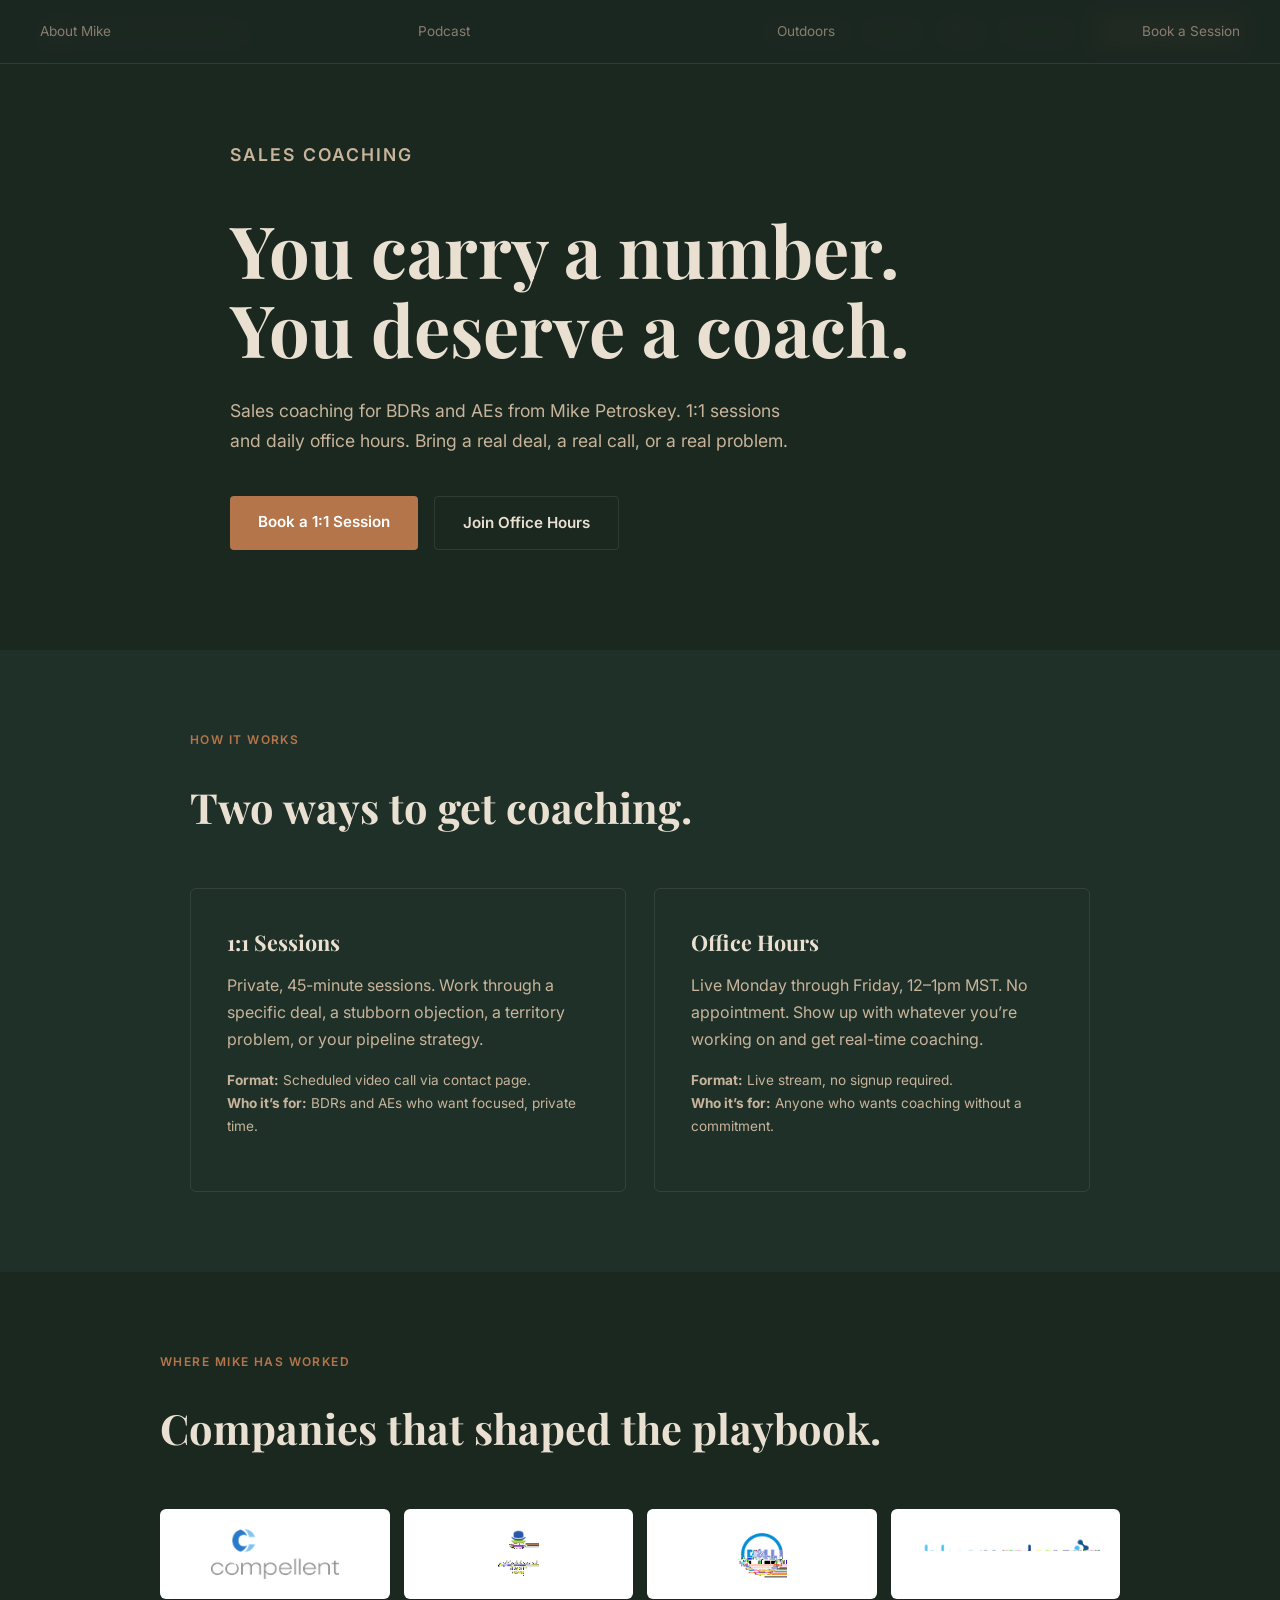
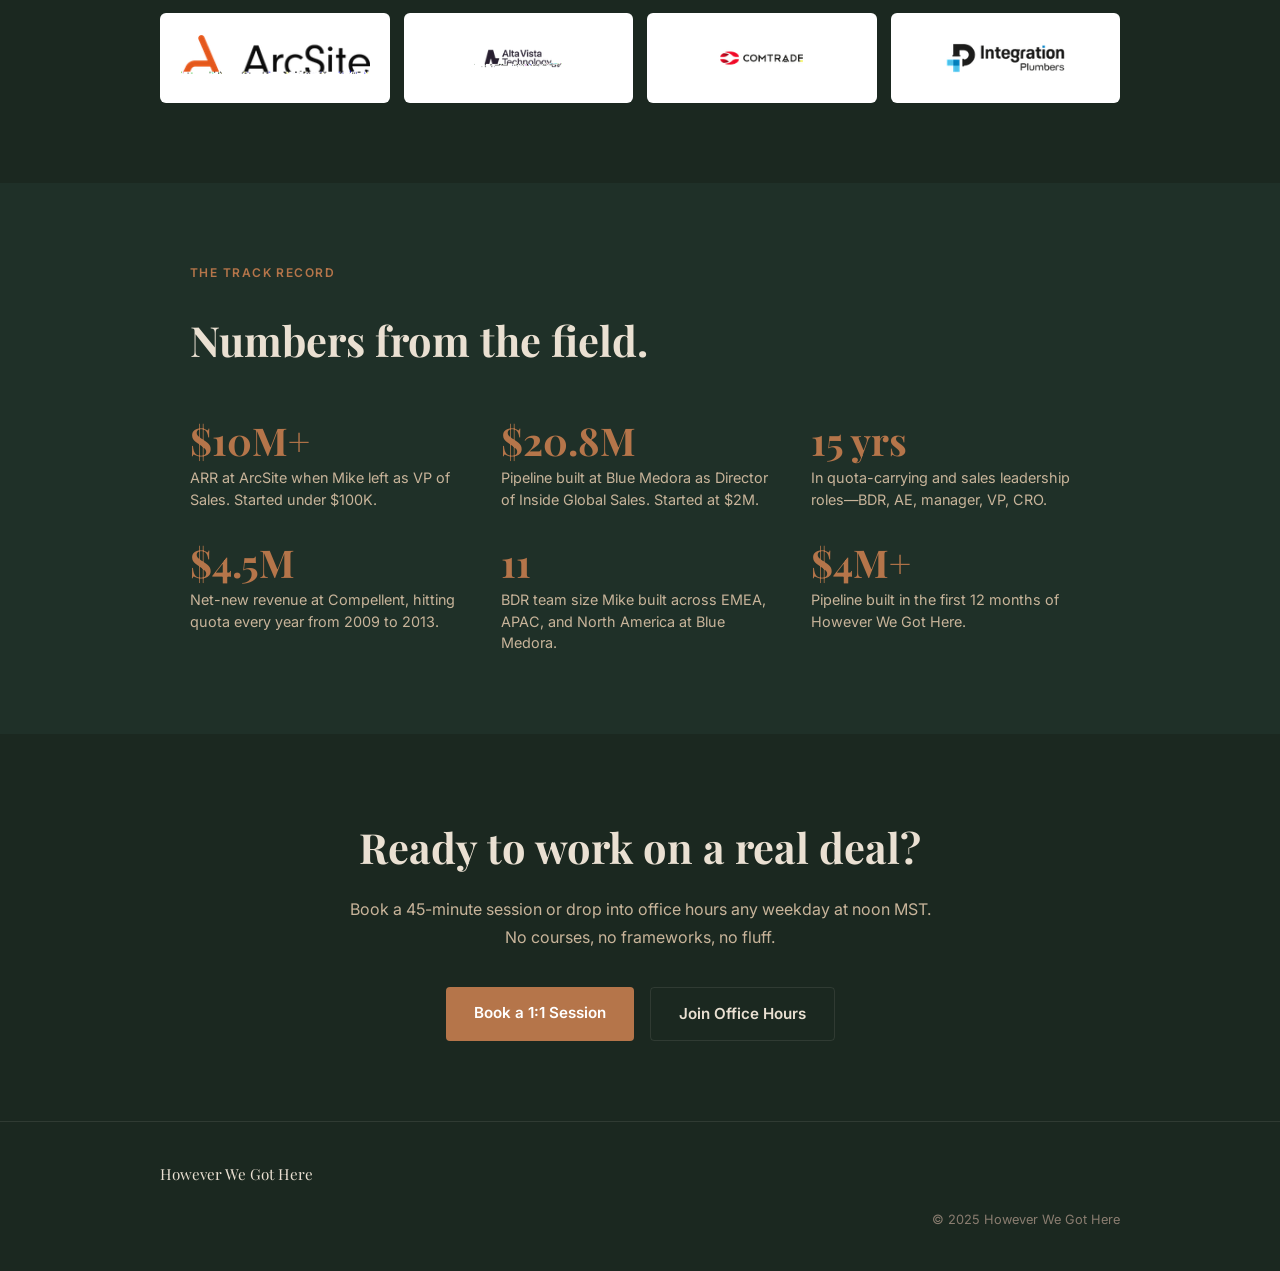
<file: hwgt-website/index.html>
<!DOCTYPE html>
<html lang="en">
<head>
  <meta charset="UTF-8">
  <meta name="viewport" content="width=device-width, initial-scale=1.0">
  <title>However We Got Here | Sales Coaching for BDRs and AEs</title>
  <link rel="icon" href="images/favicon.png">
  <link rel="preconnect" href="https://fonts.googleapis.com">
  <link rel="preconnect" href="https://fonts.gstatic.com" crossorigin>
  <link href="https://fonts.googleapis.com/css2?family=Inter:wght@400;500;600&family=Playfair+Display:ital,wght@0,700;1,400&display=swap" rel="stylesheet">
  <style>
    *, *::before, *::after { box-sizing: border-box; margin: 0; padding: 0; }
    :root {
      --bg: #1B2820; --bg-alt: #1F3028;
      --gold: #B5754A; --gold-light: #CC9168;
      --cream: #EAE0D2; --cream-dark: #C8B49A; --muted: #8A7D70;
      --border: rgba(234,224,210,0.1);
    }
    html { scroll-behavior: smooth; }
    body { background: var(--bg); color: var(--cream-dark); font-family: 'Inter', sans-serif; font-size: 16px; line-height: 1.6; }

    nav { position: fixed; top: 0; left: 0; right: 0; z-index: 100; display: flex; align-items: center; justify-content: space-between; padding: 0 40px; height: 64px; background: rgba(27,40,32,0.97); backdrop-filter: blur(8px); border-bottom: 1px solid var(--border); }
    .nav-logo { display: flex; align-items: center; gap: 10px; text-decoration: none; }
    .nav-logo img { height: 34px; width: auto; }
    .nav-logo span { font-family: 'Playfair Display', serif; font-size: 1rem; color: var(--cream); white-space: nowrap; }
    .nav-links { display: flex; align-items: center; gap: 32px; list-style: none; }
    .nav-links a { color: var(--cream-dark); text-decoration: none; font-size: 0.9rem; font-weight: 500; transition: color 0.2s; }
    .nav-links a:hover { color: var(--cream); }
    .nav-links .cta { background: var(--gold); color: #fff !important; padding: 8px 18px; border-radius: 4px; font-weight: 600; }
    .nav-links .cta:hover { background: var(--gold-light); }
    .nav-toggle { display: none; background: none; border: none; color: var(--cream); font-size: 1.4rem; cursor: pointer; line-height: 1; }
    @media(max-width:768px){nav{padding:0 20px;} .nav-links{display:none;position:absolute;top:64px;left:0;right:0;background:var(--bg);flex-direction:column;gap:0;padding:16px 0;border-bottom:1px solid var(--border);} .nav-links.open{display:flex;} .nav-links li{width:100%;} .nav-links a{display:block;padding:12px 24px;} .nav-links .cta{margin:8px 24px;border-radius:4px;display:inline-block;} .nav-toggle{display:block;}}

    .hero { padding: 140px 40px 100px; max-width: 900px; margin: 0 auto; }
    .label { font-size: 0.75rem; font-weight: 600; letter-spacing: 0.12em; text-transform: uppercase; color: var(--gold); margin-bottom: 24px; }
    h1 { font-family: 'Playfair Display', serif; font-size: clamp(2.8rem,6vw,4.5rem); color: var(--cream); line-height: 1.1; margin-bottom: 28px; }
    .hero p { font-size: 1.1rem; max-width: 560px; color: var(--cream-dark); margin-bottom: 40px; line-height: 1.7; }
    .btn-row { display: flex; gap: 16px; flex-wrap: wrap; }
    .btn-gold { background: var(--gold); color: #fff; padding: 14px 28px; border-radius: 4px; text-decoration: none; font-weight: 600; font-size: 0.95rem; transition: background 0.2s; }
    .btn-gold:hover { background: var(--gold-light); }
    .btn-outline { background: transparent; color: var(--cream); padding: 14px 28px; border-radius: 4px; text-decoration: none; font-weight: 600; font-size: 0.95rem; border: 1px solid var(--border); transition: border-color 0.2s; }
    .btn-outline:hover { border-color: var(--cream-dark); }

    .formats { background: var(--bg-alt); padding: 80px 40px; }
    .formats-inner { max-width: 900px; margin: 0 auto; }
    h2 { font-family: 'Playfair Display', serif; font-size: clamp(1.8rem,4vw,2.6rem); color: var(--cream); margin-bottom: 48px; }
    .card-grid { display: grid; grid-template-columns: 1fr 1fr; gap: 28px; }
    .card { border: 1px solid var(--border); border-radius: 6px; padding: 36px; }
    .card h3 { font-family: 'Playfair Display', serif; font-size: 1.35rem; color: var(--cream); margin-bottom: 12px; }
    .card p { color: var(--cream-dark); line-height: 1.7; margin-bottom: 16px; }
    .card-meta { font-size: 0.85rem; color: var(--muted); line-height: 1.6; }
    .card-meta strong { color: var(--cream-dark); }
    @media(max-width:640px){.card-grid{grid-template-columns:1fr;}}

    .companies { padding: 80px 40px; }
    .companies-inner { max-width: 960px; margin: 0 auto; }
    .logo-grid { display: grid; grid-template-columns: repeat(4,1fr); gap: 14px; }
    .logo-card { background: #fff; border-radius: 6px; display: flex; align-items: center; justify-content: center; padding: 20px; min-height: 88px; }
    .logo-card img { max-height: 50px; max-width: 100%; width: auto; object-fit: contain; }
    @media(max-width:768px){.logo-grid{grid-template-columns:repeat(2,1fr);}}

    .numbers { background: var(--bg-alt); padding: 80px 40px; }
    .numbers-inner { max-width: 900px; margin: 0 auto; }
    .stat-grid { display: grid; grid-template-columns: repeat(3,1fr); gap: 32px; }
    .stat h3 { font-family: 'Playfair Display', serif; font-size: 2.4rem; color: var(--gold); line-height: 1; margin-bottom: 8px; }
    .stat p { font-size: 0.9rem; color: var(--cream-dark); line-height: 1.5; }
    @media(max-width:640px){.stat-grid{grid-template-columns:1fr 1fr;}}

    .cta-band { padding: 80px 40px; text-align: center; }
    .cta-band-inner { max-width: 600px; margin: 0 auto; }
    .cta-band h2 { margin-bottom: 16px; }
    .cta-band p { color: var(--cream-dark); margin-bottom: 36px; line-height: 1.7; }

    footer { border-top: 1px solid var(--border); padding: 40px; }
    .footer-inner { max-width: 960px; margin: 0 auto; display: flex; justify-content: space-between; align-items: center; gap: 24px; flex-wrap: wrap; }
    .footer-logo { font-family: 'Playfair Display', serif; color: var(--cream); font-size: 0.95rem; }
    .footer-links { display: flex; gap: 24px; flex-wrap: wrap; }
    .footer-links a { color: var(--muted); text-decoration: none; font-size: 0.85rem; transition: color 0.2s; }
    .footer-links a:hover { color: var(--cream-dark); }
    .footer-copy { color: var(--muted); font-size: 0.8rem; width: 100%; text-align: right; }
    @media(max-width:600px){.footer-inner{flex-direction:column;align-items:flex-start;} .footer-copy{text-align:left;}}
  </style>
</head>
<body>

<nav id="site-nav">
  <a href="/" class="nav-logo">
    <img src="images/rso.png" alt="HWGT">
    <span>However We Got Here</span>
  </a>
  <ul class="nav-links" id="nav-links">
    <li><a href="/">Coaching</a></li>
    <li><a href="/about/">About</a></li>
    <li><a href="/why/">Why</a></li>
    <li><a href="/podcast/">Podcast</a></li>
    <li><a href="/contact/" class="cta">Book a Session</a></li>
  </ul>
  <button class="nav-toggle" id="nav-toggle" aria-label="Toggle menu">&#9776;</button>
</nav>

<section class="hero">
  <p class="label">Sales Coaching</p>
  <h1>You carry a number.<br>You deserve a coach.</h1>
  <p>Sales coaching for BDRs and AEs from Mike Petroskey. 1:1 sessions and daily office hours. Bring a real deal, a real call, or a real problem.</p>
  <div class="btn-row">
    <a href="/contact/" class="btn-gold">Book a 1:1 Session</a>
    <a href="#" class="btn-outline">Join Office Hours</a>
  </div>
</section>

<section class="formats">
  <div class="formats-inner">
    <p class="label">How it works</p>
    <h2>Two ways to get coaching.</h2>
    <div class="card-grid">
      <div class="card">
        <h3>1:1 Sessions</h3>
        <p>Private, 45-minute sessions. Work through a specific deal, a stubborn objection, a territory problem, or your pipeline strategy.</p>
        <p class="card-meta"><strong>Format:</strong> Scheduled video call via contact page.<br><strong>Who it&rsquo;s for:</strong> BDRs and AEs who want focused, private time.</p>
      </div>
      <div class="card">
        <h3>Office Hours</h3>
        <p>Live Monday through Friday, 12&ndash;1pm MST. No appointment. Show up with whatever you&rsquo;re working on and get real-time coaching.</p>
        <p class="card-meta"><strong>Format:</strong> Live stream, no signup required.<br><strong>Who it&rsquo;s for:</strong> Anyone who wants coaching without a commitment.</p>
      </div>
    </div>
  </div>
</section>

<section class="companies">
  <div class="companies-inner">
    <p class="label">Where Mike has worked</p>
    <h2>Companies that shaped the playbook.</h2>
    <div class="logo-grid">
      <div class="logo-card"><img src="images/logos/compellent_logo.png" alt="Compellent"></div>
      <div class="logo-card"><img src="images/logos/cambridge_computer_logo.png" alt="Cambridge Computers"></div>
      <div class="logo-card"><img src="images/logos/dell_logo.png" alt="Dell Technologies"></div>
      <div class="logo-card"><img src="images/logos/blue_medora_logo.png" alt="Blue Medora"></div>
      <div class="logo-card"><img src="images/logos/arcsite_logo.png" alt="ArcSite"></div>
      <div class="logo-card"><img src="images/logos/alta_vista_technology_logo.png" alt="Alta Vista Technology"></div>
      <div class="logo-card"><img src="images/logos/comtrade_logo.png" alt="Comtrade"></div>
      <div class="logo-card"><img src="images/logos/integration_plumbers_logo.png" alt="Integration Plumbers"></div>
    </div>
  </div>
</section>

<section class="numbers">
  <div class="numbers-inner">
    <p class="label">The track record</p>
    <h2>Numbers from the field.</h2>
    <div class="stat-grid">
      <div class="stat">
        <h3>$10M+</h3>
        <p>ARR at ArcSite when Mike left as VP of Sales. Started under $100K.</p>
      </div>
      <div class="stat">
        <h3>$20.8M</h3>
        <p>Pipeline built at Blue Medora as Director of Inside Global Sales. Started at $2M.</p>
      </div>
      <div class="stat">
        <h3>15 yrs</h3>
        <p>In quota-carrying and sales leadership roles&mdash;BDR, AE, manager, VP, CRO.</p>
      </div>
      <div class="stat">
        <h3>$4.5M</h3>
        <p>Net-new revenue at Compellent, hitting quota every year from 2009 to 2013.</p>
      </div>
      <div class="stat">
        <h3>11</h3>
        <p>BDR team size Mike built across EMEA, APAC, and North America at Blue Medora.</p>
      </div>
      <div class="stat">
        <h3>$4M+</h3>
        <p>Pipeline built in the first 12 months of However We Got Here.</p>
      </div>
    </div>
  </div>
</section>

<section class="cta-band">
  <div class="cta-band-inner">
    <h2>Ready to work on a real deal?</h2>
    <p>Book a 45-minute session or drop into office hours any weekday at noon MST. No courses, no frameworks, no fluff.</p>
    <div class="btn-row" style="justify-content:center;">
      <a href="/contact/" class="btn-gold">Book a 1:1 Session</a>
      <a href="#" class="btn-outline">Join Office Hours</a>
    </div>
  </div>
</section>

<footer>
  <div class="footer-inner">
    <div class="footer-logo">However We Got Here</div>
    <nav class="footer-links">
      <a href="/about/">About Mike</a>
      <a href="/podcast/">Podcast</a>
      <a href="/outdoors/">Outdoors</a>
      <a href="/contact/">Book a Session</a>
    </nav>
    <p class="footer-copy">&copy; 2025 However We Got Here</p>
  </div>
</footer>

<script>
  document.getElementById('nav-toggle').addEventListener('click', function() {
    document.getElementById('nav-links').classList.toggle('open');
  });
</script>
</body>
</html>
</file>
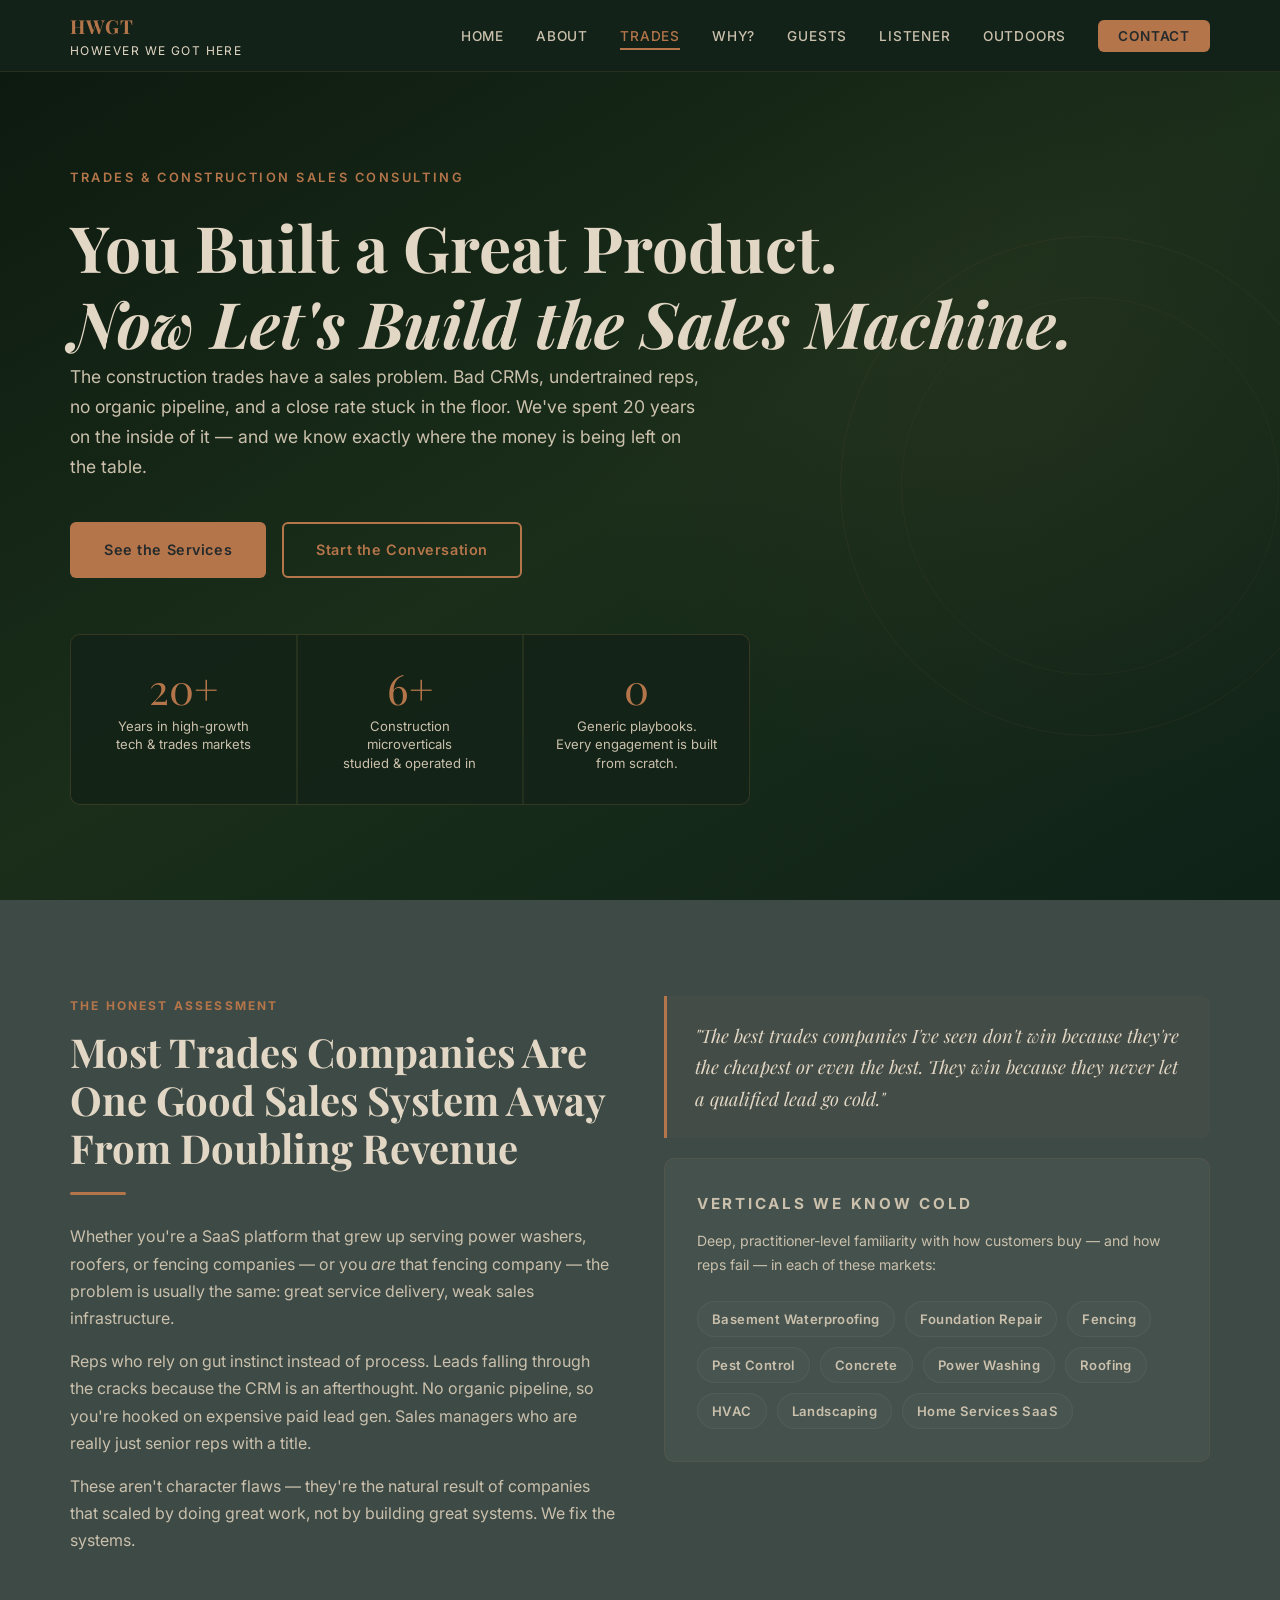
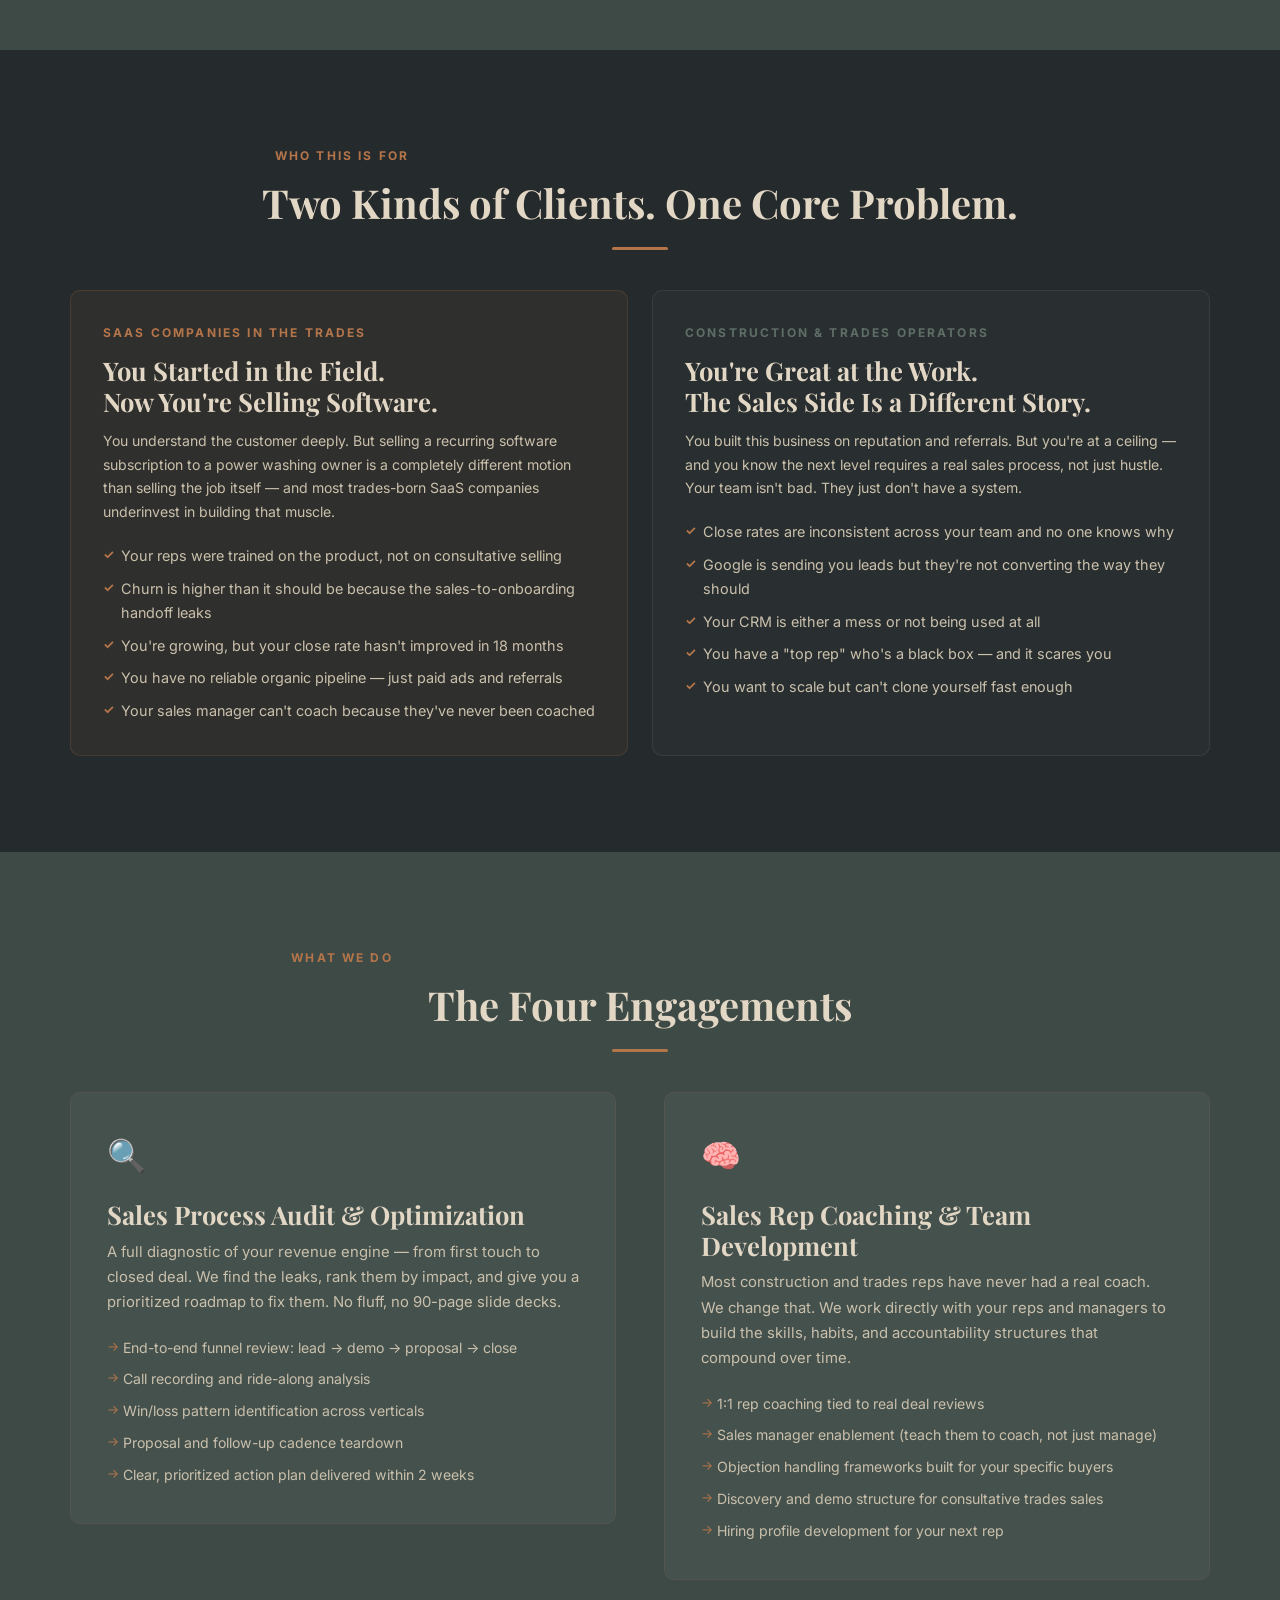
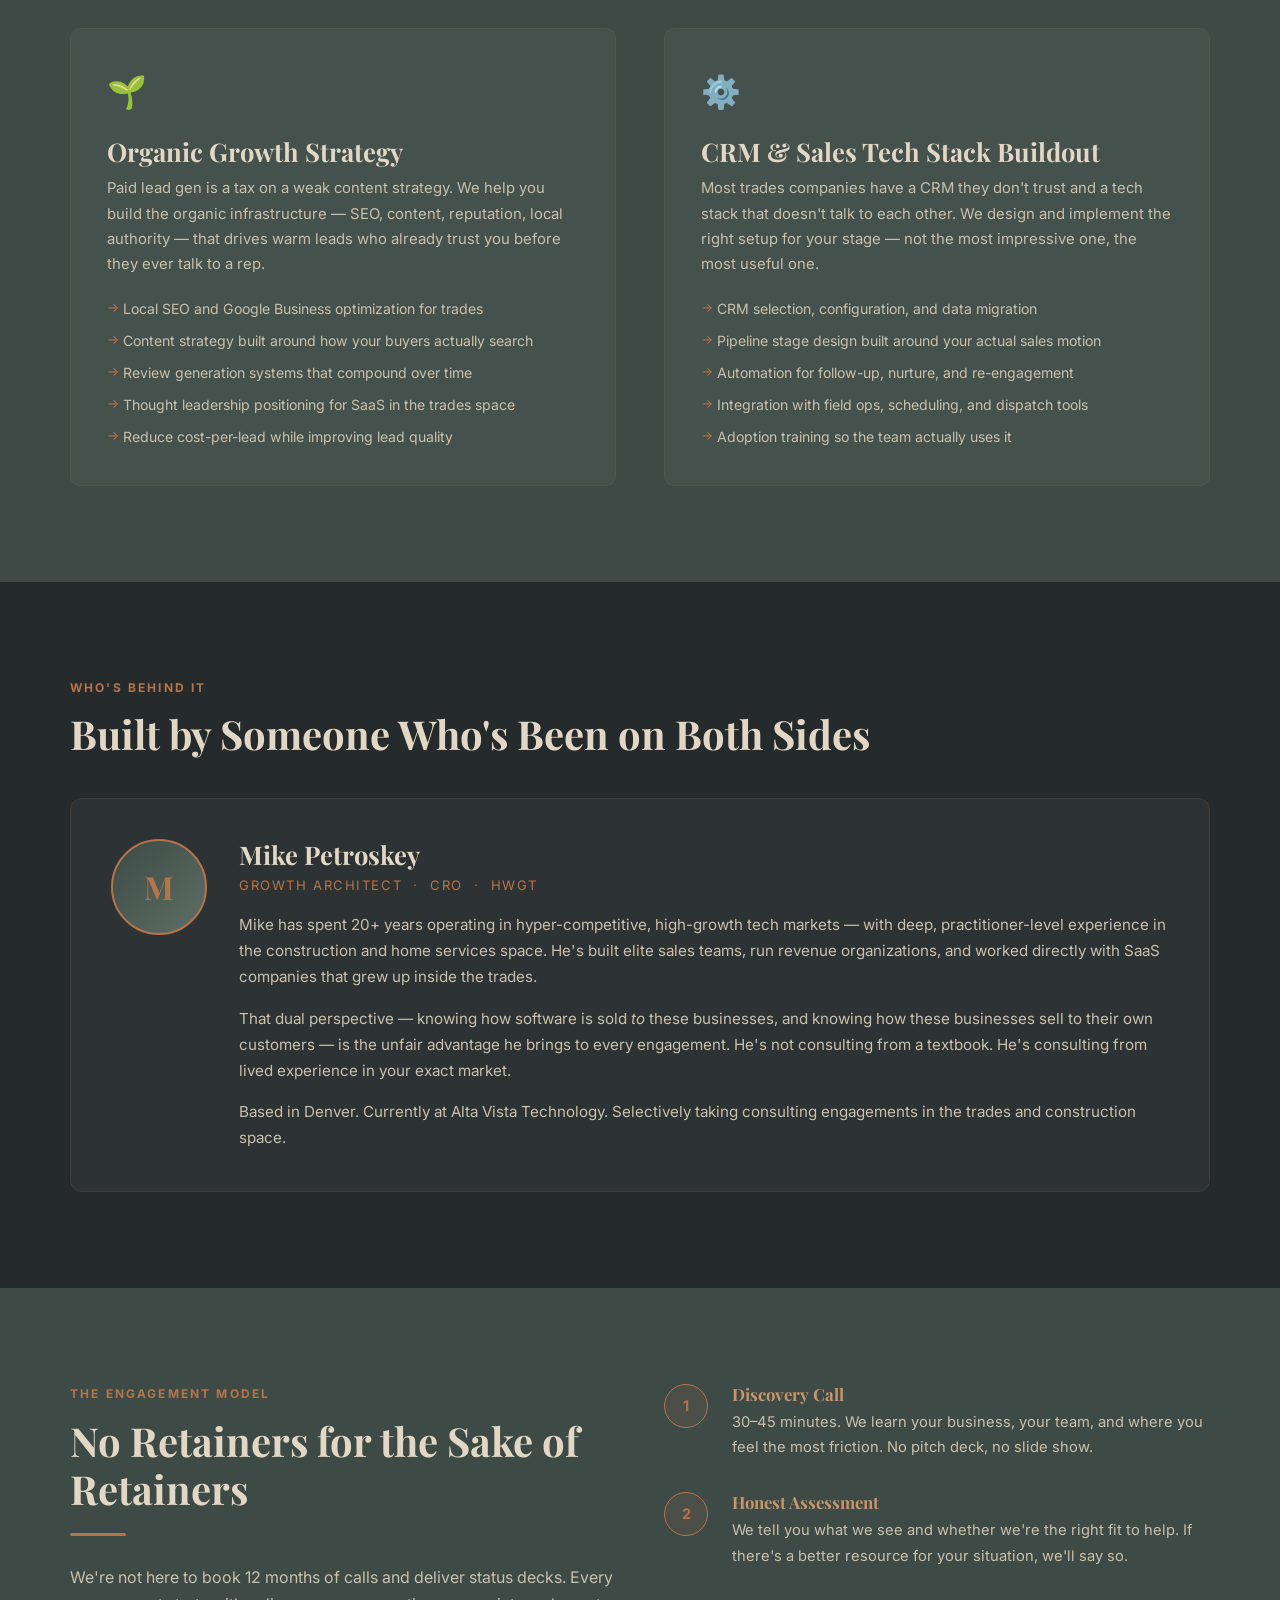
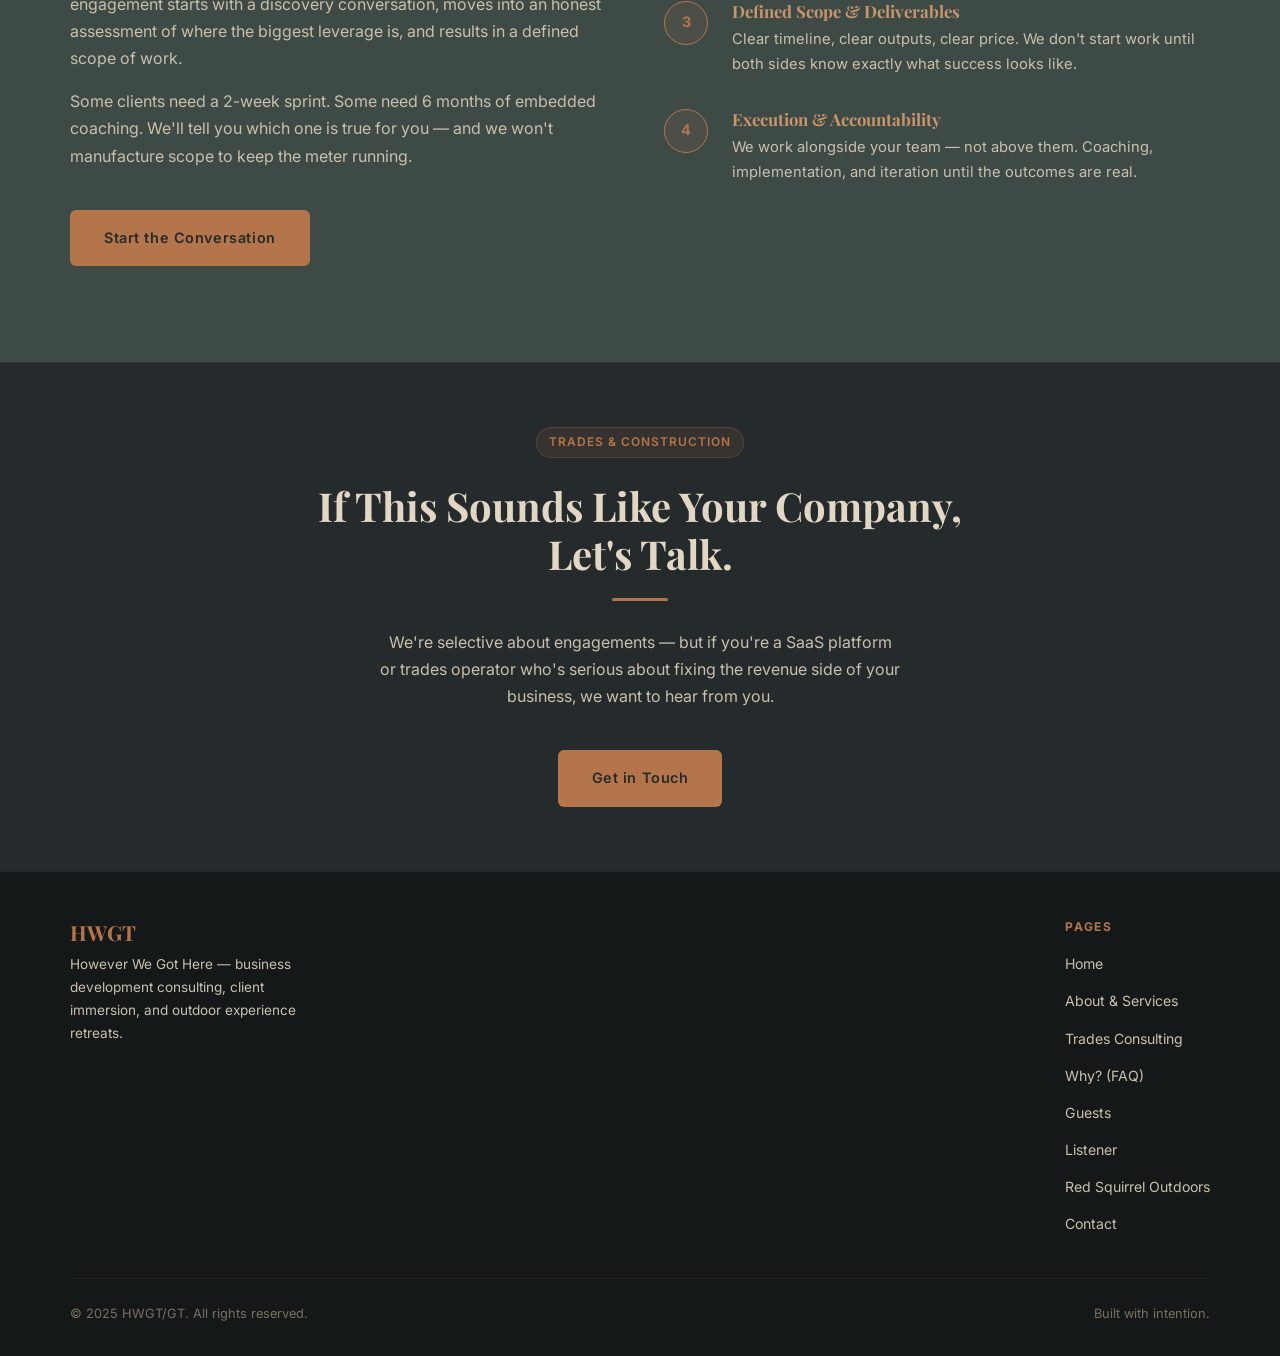
<file: trades/index.html>
<!DOCTYPE html>
<html lang="en">
<head>
  <meta charset="UTF-8" />
  <meta name="viewport" content="width=device-width, initial-scale=1.0" />
  <title>Trades & Construction Sales Consulting | However We Got Here</title>
  <meta name="description" content="Mike Petroskey brings 20+ years of sales and marketing experience in construction microverticals — basement waterproofing, fencing, foundation repair, pest control, and more — to help operators and SaaS companies in the trades close more, grow smarter, and build for scale." />
  <link rel="preconnect" href="https://fonts.googleapis.com" />
  <link rel="preconnect" href="https://fonts.gstatic.com" crossorigin />
  <link href="https://fonts.googleapis.com/css2?family=Inter:wght@400;500;600;700&family=Playfair+Display:ital,wght@0,700;1,700&display=swap" rel="stylesheet" />
  <link rel="stylesheet" href="../css/style.css" />
  <style>
    /* Page-specific additions */
    .trades-hero {
      background: linear-gradient(150deg, #0D1A10 0%, #1A2E1A 50%, #0F2218 100%);
      min-height: calc(100vh - var(--nav-height));
      display: flex;
      align-items: center;
      position: relative;
      overflow: hidden;
    }
    .trades-hero::before {
      content: '';
      position: absolute;
      inset: 0;
      background: radial-gradient(ellipse 60% 80% at 80% 40%, rgba(181,117,74,0.06) 0%, transparent 60%);
    }
    .trades-hero-content { position: relative; z-index: 1; }

    .stat-row {
      display: grid;
      grid-template-columns: repeat(3, 1fr);
      gap: 2px;
      background: rgba(181,117,74,0.08);
      border-radius: 10px;
      overflow: hidden;
      border: 1px solid rgba(181,117,74,0.12);
    }
    .stat-item {
      padding: 32px 28px;
      background: rgba(18,35,24,0.95);
      text-align: center;
    }
    .stat-item .num {
      font-family: 'Playfair Display', serif;
      font-size: 2.6rem;
      color: var(--gold);
      line-height: 1;
      margin-bottom: 8px;
    }
    .stat-item .label {
      font-size: 0.82rem;
      color: var(--cream-dark);
      line-height: 1.4;
    }
    @media (max-width: 640px) { .stat-row { grid-template-columns: 1fr; } }

    .insight-box {
      border-left: 3px solid var(--gold);
      padding: 24px 28px;
      background: rgba(181,117,74,0.05);
      border-radius: 0 8px 8px 0;
    }
    .insight-box p {
      font-family: 'Playfair Display', serif;
      font-style: italic;
      font-size: 1.15rem;
      color: var(--cream);
      max-width: 60ch;
    }

    .vertical-pills {
      display: flex;
      flex-wrap: wrap;
      gap: 10px;
      margin-top: 24px;
    }
    .vertical-pill {
      background: rgba(94,110,102,0.15);
      border: 1px solid rgba(94,110,102,0.35);
      color: var(--cream-dark);
      font-size: 0.82rem;
      font-weight: 600;
      padding: 6px 14px;
      border-radius: 100px;
      letter-spacing: 0.03em;
    }

    .bio-card {
      display: flex;
      gap: 32px;
      align-items: flex-start;
      background: rgba(255,255,255,0.04);
      border: 1px solid rgba(181,117,74,0.15);
      border-radius: 12px;
      padding: 40px;
    }
    .bio-avatar {
      flex-shrink: 0;
      width: 96px;
      height: 96px;
      border-radius: 50%;
      background: linear-gradient(135deg, var(--green-mid) 0%, var(--green-accent) 100%);
      border: 2px solid var(--gold);
      display: flex;
      align-items: center;
      justify-content: center;
      font-family: 'Playfair Display', serif;
      font-size: 2rem;
      color: var(--gold);
      font-weight: 700;
    }
    .bio-text h3 { margin-bottom: 4px; }
    .bio-text .role {
      font-size: 0.82rem;
      letter-spacing: 0.12em;
      text-transform: uppercase;
      color: var(--gold);
      margin-bottom: 16px;
    }
    .bio-text p { color: var(--cream-dark); font-size: 0.95rem; max-width: none; }
    @media (max-width: 640px) {
      .bio-card { flex-direction: column; gap: 20px; padding: 28px; }
    }

    .service-card {
      background: rgba(255,255,255,0.04);
      border: 1px solid rgba(181,117,74,0.12);
      border-radius: 10px;
      padding: 36px;
      transition: var(--transition);
      position: relative;
      overflow: hidden;
    }
    .service-card::before {
      content: '';
      position: absolute;
      top: 0; left: 0; right: 0;
      height: 3px;
      background: linear-gradient(90deg, var(--gold), var(--green-accent));
      opacity: 0;
      transition: opacity var(--transition);
    }
    .service-card:hover { border-color: rgba(181,117,74,0.28); transform: translateY(-3px); }
    .service-card:hover::before { opacity: 1; }
    .service-card .s-icon { font-size: 2rem; margin-bottom: 16px; }
    .service-card h3 { margin-bottom: 10px; }
    .service-card .s-desc { color: var(--cream-dark); font-size: 0.93rem; margin-bottom: 20px; }
    .service-card .s-bullets {
      list-style: none;
      display: flex;
      flex-direction: column;
      gap: 8px;
    }
    .service-card .s-bullets li {
      font-size: 0.88rem;
      color: var(--cream-dark);
      padding-left: 16px;
      position: relative;
    }
    .service-card .s-bullets li::before {
      content: '→';
      position: absolute;
      left: 0;
      color: var(--gold);
      font-size: 0.8rem;
    }

    .two-col-audience {
      display: grid;
      grid-template-columns: 1fr 1fr;
      gap: 24px;
    }
    .audience-card {
      border-radius: 10px;
      padding: 32px;
    }
    .audience-card.saas {
      background: rgba(181,117,74,0.07);
      border: 1px solid rgba(181,117,74,0.2);
    }
    .audience-card.operator {
      background: rgba(94,110,102,0.08);
      border: 1px solid rgba(94,110,102,0.25);
    }
    .audience-card h3 { margin-bottom: 12px; }
    .audience-card ul { list-style: none; display: flex; flex-direction: column; gap: 8px; }
    .audience-card li {
      font-size: 0.9rem;
      color: var(--cream-dark);
      padding-left: 18px;
      position: relative;
    }
    .audience-card li::before {
      content: '✓';
      position: absolute;
      left: 0;
      color: var(--gold);
      font-weight: 700;
      font-size: 0.8rem;
    }
    @media (max-width: 768px) { .two-col-audience { grid-template-columns: 1fr; } }
  </style>
</head>
<body class="page-body">

  <!-- Navigation -->
  <nav class="nav">
    <div class="nav-inner">
      <a href="/" class="nav-logo">
        HWGT
        <span>However We Got Here</span>
      </a>
      <button class="nav-toggle" aria-label="Toggle menu">
        <span></span><span></span><span></span>
      </button>
      <ul class="nav-links">
        <li><a href="/">Home</a></li>
        <li><a href="/about/">About</a></li>
        <li><a href="/trades/">Trades</a></li>
        <li><a href="/why/">Why?</a></li>
        <li><a href="/guests/">Guests</a></li>
        <li><a href="/listener/">Listener</a></li>
        <li><a href="/outdoors/">Outdoors</a></li>
        <li><a href="/contact/" class="nav-cta">Contact</a></li>
      </ul>
    </div>
  </nav>

  <!-- Hero -->
  <section class="trades-hero">
    <div class="container trades-hero-content">
      <p class="hero-eyebrow">Trades & Construction Sales Consulting</p>
      <h1>You Built a Great Product.<br/><em>Now Let's Build the Sales Machine.</em></h1>
      <p class="hero-sub" style="max-width:58ch;">
        The construction trades have a sales problem. Bad CRMs, undertrained reps, no organic pipeline, and a close rate stuck in the floor. We've spent 20 years on the inside of it — and we know exactly where the money is being left on the table.
      </p>
      <div class="hero-actions">
        <a href="#services" class="btn btn-gold">See the Services</a>
        <a href="/contact/" class="btn btn-outline">Start the Conversation</a>
      </div>
      <div class="stat-row" style="margin-top:56px;max-width:680px;">
        <div class="stat-item">
          <div class="num">20+</div>
          <div class="label">Years in high-growth<br/>tech & trades markets</div>
        </div>
        <div class="stat-item">
          <div class="num">6+</div>
          <div class="label">Construction microverticals<br/>studied & operated in</div>
        </div>
        <div class="stat-item">
          <div class="num">0</div>
          <div class="label">Generic playbooks.<br/>Every engagement is built from scratch.</div>
        </div>
      </div>
    </div>
    <div class="hero-accent"></div>
  </section>

  <!-- The Real Problem -->
  <section class="section section-mid">
    <div class="container">
      <div class="grid-2">
        <div>
          <p class="section-label">The Honest Assessment</p>
          <h2>Most Trades Companies Are One Good Sales System Away From Doubling Revenue</h2>
          <div class="divider"></div>
          <p style="color:var(--cream-dark);">
            Whether you're a SaaS platform that grew up serving power washers, roofers, or fencing companies — or you <em>are</em> that fencing company — the problem is usually the same: great service delivery, weak sales infrastructure.
          </p>
          <p class="mt-16" style="color:var(--cream-dark);">
            Reps who rely on gut instinct instead of process. Leads falling through the cracks because the CRM is an afterthought. No organic pipeline, so you're hooked on expensive paid lead gen. Sales managers who are really just senior reps with a title.
          </p>
          <p class="mt-16" style="color:var(--cream-dark);">
            These aren't character flaws — they're the natural result of companies that scaled by doing great work, not by building great systems. We fix the systems.
          </p>
        </div>
        <div style="display:flex;flex-direction:column;gap:20px;">
          <div class="insight-box">
            <p>"The best trades companies I've seen don't win because they're the cheapest or even the best. They win because they never let a qualified lead go cold."</p>
          </div>
          <div class="card">
            <p class="section-label">Verticals We Know Cold</p>
            <p style="font-size:0.88rem;color:var(--cream-dark);">Deep, practitioner-level familiarity with how customers buy — and how reps fail — in each of these markets:</p>
            <div class="vertical-pills">
              <span class="vertical-pill">Basement Waterproofing</span>
              <span class="vertical-pill">Foundation Repair</span>
              <span class="vertical-pill">Fencing</span>
              <span class="vertical-pill">Pest Control</span>
              <span class="vertical-pill">Concrete</span>
              <span class="vertical-pill">Power Washing</span>
              <span class="vertical-pill">Roofing</span>
              <span class="vertical-pill">HVAC</span>
              <span class="vertical-pill">Landscaping</span>
              <span class="vertical-pill">Home Services SaaS</span>
            </div>
          </div>
        </div>
      </div>
    </div>
  </section>

  <!-- Who This Is For -->
  <section class="section section-dark">
    <div class="container">
      <p class="section-label center">Who This Is For</p>
      <h2 class="center mb-16">Two Kinds of Clients. One Core Problem.</h2>
      <div class="divider center"></div>
      <div class="two-col-audience mt-40">
        <div class="audience-card saas">
          <p class="section-label">SaaS Companies in the Trades</p>
          <h3>You Started in the Field.<br/>Now You're Selling Software.</h3>
          <p style="font-size:0.88rem;color:var(--cream-dark);margin:12px 0 20px;">You understand the customer deeply. But selling a recurring software subscription to a power washing owner is a completely different motion than selling the job itself — and most trades-born SaaS companies underinvest in building that muscle.</p>
          <ul>
            <li>Your reps were trained on the product, not on consultative selling</li>
            <li>Churn is higher than it should be because the sales-to-onboarding handoff leaks</li>
            <li>You're growing, but your close rate hasn't improved in 18 months</li>
            <li>You have no reliable organic pipeline — just paid ads and referrals</li>
            <li>Your sales manager can't coach because they've never been coached</li>
          </ul>
        </div>
        <div class="audience-card operator">
          <p class="section-label" style="color:var(--green-accent);">Construction & Trades Operators</p>
          <h3>You're Great at the Work.<br/>The Sales Side Is a Different Story.</h3>
          <p style="font-size:0.88rem;color:var(--cream-dark);margin:12px 0 20px;">You built this business on reputation and referrals. But you're at a ceiling — and you know the next level requires a real sales process, not just hustle. Your team isn't bad. They just don't have a system.</p>
          <ul>
            <li>Close rates are inconsistent across your team and no one knows why</li>
            <li>Google is sending you leads but they're not converting the way they should</li>
            <li>Your CRM is either a mess or not being used at all</li>
            <li>You have a "top rep" who's a black box — and it scares you</li>
            <li>You want to scale but can't clone yourself fast enough</li>
          </ul>
        </div>
      </div>
    </div>
  </section>

  <!-- Services -->
  <section class="section section-mid" id="services">
    <div class="container">
      <p class="section-label center">What We Do</p>
      <h2 class="center mb-16">The Four Engagements</h2>
      <div class="divider center"></div>
      <div class="grid-2 mt-40">

        <div class="service-card">
          <div class="s-icon">🔍</div>
          <h3>Sales Process Audit & Optimization</h3>
          <p class="s-desc">A full diagnostic of your revenue engine — from first touch to closed deal. We find the leaks, rank them by impact, and give you a prioritized roadmap to fix them. No fluff, no 90-page slide decks.</p>
          <ul class="s-bullets">
            <li>End-to-end funnel review: lead → demo → proposal → close</li>
            <li>Call recording and ride-along analysis</li>
            <li>Win/loss pattern identification across verticals</li>
            <li>Proposal and follow-up cadence teardown</li>
            <li>Clear, prioritized action plan delivered within 2 weeks</li>
          </ul>
        </div>

        <div class="service-card">
          <div class="s-icon">🧠</div>
          <h3>Sales Rep Coaching & Team Development</h3>
          <p class="s-desc">Most construction and trades reps have never had a real coach. We change that. We work directly with your reps and managers to build the skills, habits, and accountability structures that compound over time.</p>
          <ul class="s-bullets">
            <li>1:1 rep coaching tied to real deal reviews</li>
            <li>Sales manager enablement (teach them to coach, not just manage)</li>
            <li>Objection handling frameworks built for your specific buyers</li>
            <li>Discovery and demo structure for consultative trades sales</li>
            <li>Hiring profile development for your next rep</li>
          </ul>
        </div>

        <div class="service-card">
          <div class="s-icon">🌱</div>
          <h3>Organic Growth Strategy</h3>
          <p class="s-desc">Paid lead gen is a tax on a weak content strategy. We help you build the organic infrastructure — SEO, content, reputation, local authority — that drives warm leads who already trust you before they ever talk to a rep.</p>
          <ul class="s-bullets">
            <li>Local SEO and Google Business optimization for trades</li>
            <li>Content strategy built around how your buyers actually search</li>
            <li>Review generation systems that compound over time</li>
            <li>Thought leadership positioning for SaaS in the trades space</li>
            <li>Reduce cost-per-lead while improving lead quality</li>
          </ul>
        </div>

        <div class="service-card">
          <div class="s-icon">⚙️</div>
          <h3>CRM & Sales Tech Stack Buildout</h3>
          <p class="s-desc">Most trades companies have a CRM they don't trust and a tech stack that doesn't talk to each other. We design and implement the right setup for your stage — not the most impressive one, the most useful one.</p>
          <ul class="s-bullets">
            <li>CRM selection, configuration, and data migration</li>
            <li>Pipeline stage design built around your actual sales motion</li>
            <li>Automation for follow-up, nurture, and re-engagement</li>
            <li>Integration with field ops, scheduling, and dispatch tools</li>
            <li>Adoption training so the team actually uses it</li>
          </ul>
        </div>

      </div>
    </div>
  </section>

  <!-- Mike's Background -->
  <section class="section section-dark">
    <div class="container">
      <p class="section-label">Who's Behind It</p>
      <h2 class="mb-40">Built by Someone Who's Been on Both Sides</h2>
      <div class="bio-card">
        <div class="bio-avatar">M</div>
        <div class="bio-text">
          <h3>Mike Petroskey</h3>
          <p class="role">Growth Architect &nbsp;·&nbsp; CRO &nbsp;·&nbsp; HWGT</p>
          <p>
            Mike has spent 20+ years operating in hyper-competitive, high-growth tech markets — with deep, practitioner-level experience in the construction and home services space. He's built elite sales teams, run revenue organizations, and worked directly with SaaS companies that grew up inside the trades.
          </p>
          <p class="mt-16">
            That dual perspective — knowing how software is sold <em>to</em> these businesses, and knowing how these businesses sell to their own customers — is the unfair advantage he brings to every engagement. He's not consulting from a textbook. He's consulting from lived experience in your exact market.
          </p>
          <p class="mt-16">
            Based in Denver. Currently at Alta Vista Technology. Selectively taking consulting engagements in the trades and construction space.
          </p>
        </div>
      </div>
    </div>
  </section>

  <!-- How It Works -->
  <section class="section section-mid">
    <div class="container">
      <div class="grid-2">
        <div>
          <p class="section-label">The Engagement Model</p>
          <h2>No Retainers for the Sake of Retainers</h2>
          <div class="divider"></div>
          <p style="color:var(--cream-dark);">
            We're not here to book 12 months of calls and deliver status decks. Every engagement starts with a discovery conversation, moves into an honest assessment of where the biggest leverage is, and results in a defined scope of work.
          </p>
          <p class="mt-16" style="color:var(--cream-dark);">
            Some clients need a 2-week sprint. Some need 6 months of embedded coaching. We'll tell you which one is true for you — and we won't manufacture scope to keep the meter running.
          </p>
          <a href="/contact/" class="btn btn-gold mt-40">Start the Conversation</a>
        </div>
        <div>
          <div class="steps">
            <div class="step">
              <div class="step-num">1</div>
              <div>
                <h4>Discovery Call</h4>
                <p>30–45 minutes. We learn your business, your team, and where you feel the most friction. No pitch deck, no slide show.</p>
              </div>
            </div>
            <div class="step">
              <div class="step-num">2</div>
              <div>
                <h4>Honest Assessment</h4>
                <p>We tell you what we see and whether we're the right fit to help. If there's a better resource for your situation, we'll say so.</p>
              </div>
            </div>
            <div class="step">
              <div class="step-num">3</div>
              <div>
                <h4>Defined Scope & Deliverables</h4>
                <p>Clear timeline, clear outputs, clear price. We don't start work until both sides know exactly what success looks like.</p>
              </div>
            </div>
            <div class="step">
              <div class="step-num">4</div>
              <div>
                <h4>Execution & Accountability</h4>
                <p>We work alongside your team — not above them. Coaching, implementation, and iteration until the outcomes are real.</p>
              </div>
            </div>
          </div>
        </div>
      </div>
    </div>
  </section>

  <!-- CTA -->
  <section class="section-sm section-dark" style="border-top:1px solid rgba(181,117,74,0.1);">
    <div class="container center">
      <span class="pill">Trades & Construction</span>
      <h2 class="mt-24">If This Sounds Like Your Company,<br/>Let's Talk.</h2>
      <div class="divider center"></div>
      <p style="color:var(--cream-dark);margin-inline:auto;max-width:52ch;" class="mt-16">
        We're selective about engagements — but if you're a SaaS platform or trades operator who's serious about fixing the revenue side of your business, we want to hear from you.
      </p>
      <a href="/contact/" class="btn btn-gold mt-40">Get in Touch</a>
    </div>
  </section>

  <!-- Footer -->
  <footer class="footer">
    <div class="container">
      <div class="footer-inner">
        <div class="footer-brand">
          <h3>HWGT</h3>
          <p>However We Got Here — business development consulting, client immersion, and outdoor experience retreats.</p>
        </div>
        <div class="footer-nav">
          <h4>Pages</h4>
          <ul>
            <li><a href="/">Home</a></li>
            <li><a href="/about/">About & Services</a></li>
            <li><a href="/trades/">Trades Consulting</a></li>
            <li><a href="/why/">Why? (FAQ)</a></li>
            <li><a href="/guests/">Guests</a></li>
            <li><a href="/listener/">Listener</a></li>
            <li><a href="/outdoors/">Red Squirrel Outdoors</a></li>
            <li><a href="/contact/">Contact</a></li>
          </ul>
        </div>
      </div>
      <div class="footer-bottom">
        <span>© 2025 HWGT/GT. All rights reserved.</span>
        <span>Built with intention.</span>
      </div>
    </div>
  </footer>

  <script src="../js/main.js"></script>
</body>
</html>
</file>
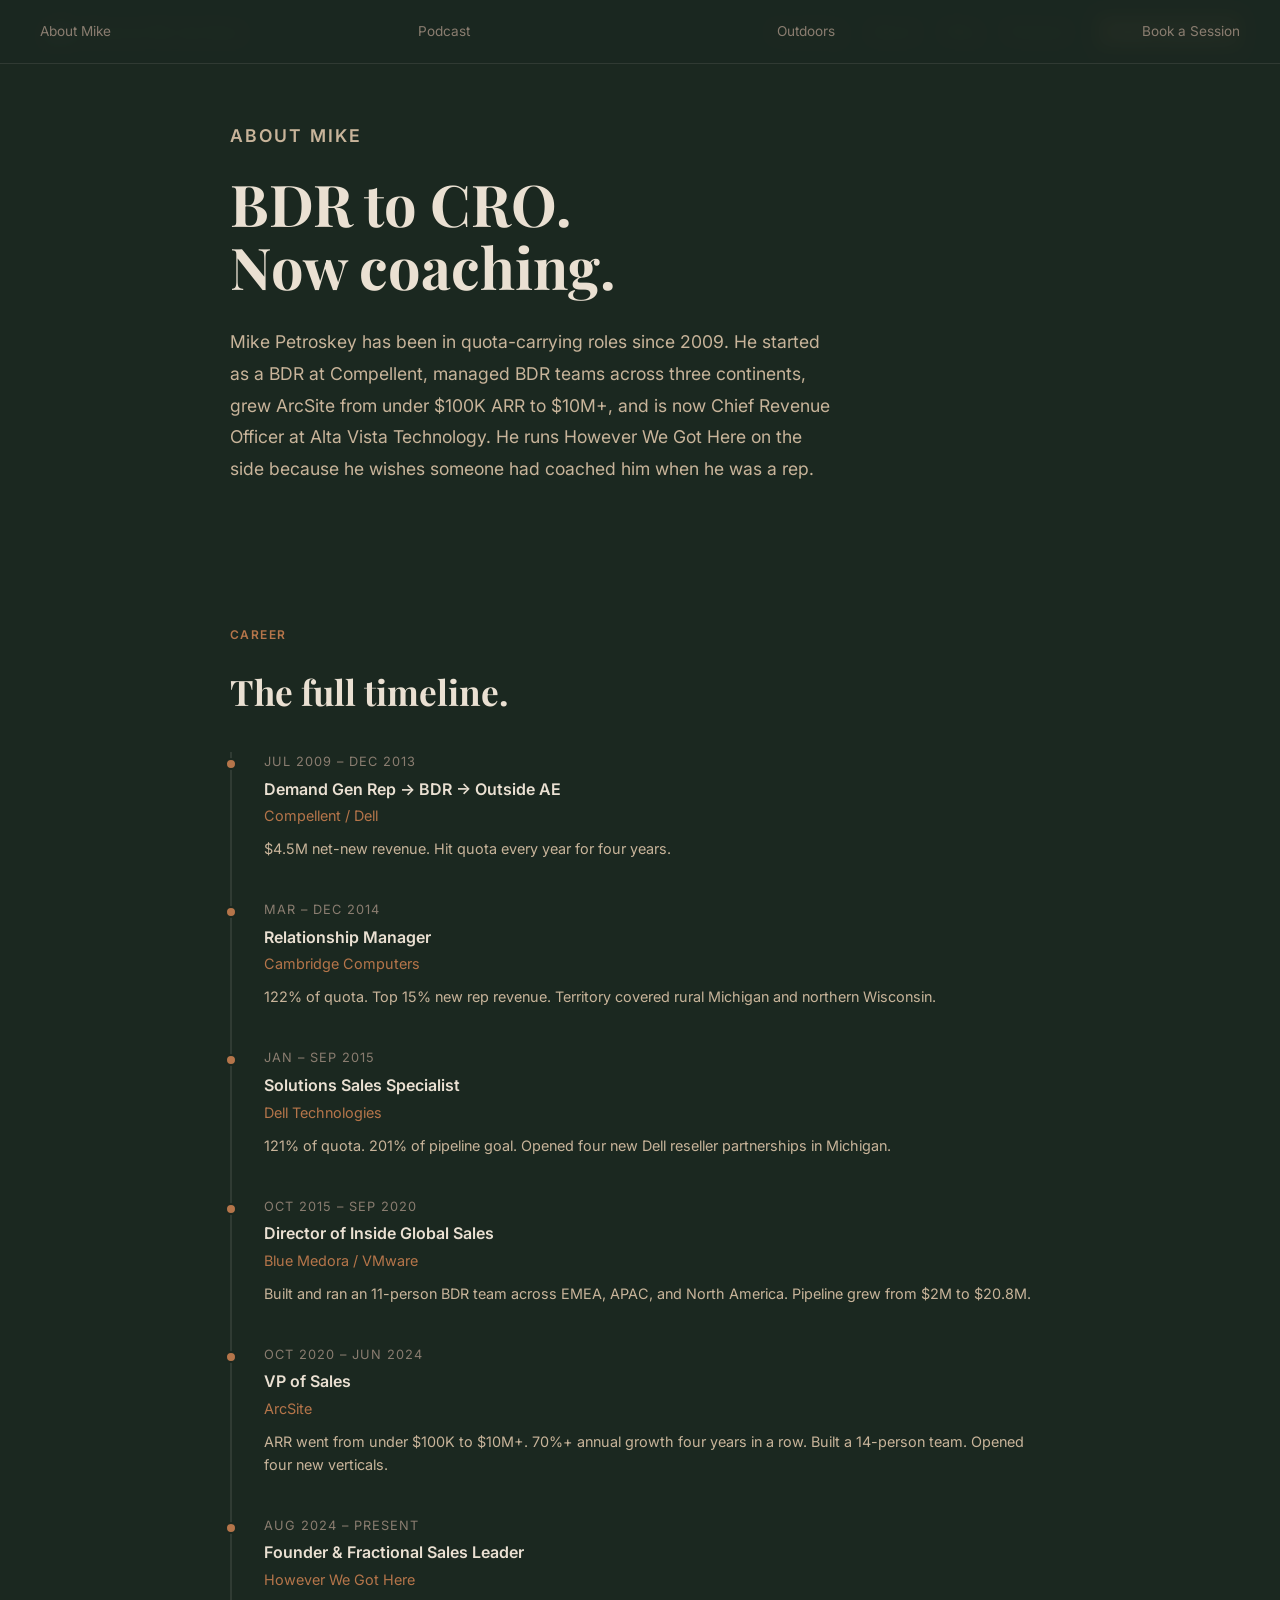
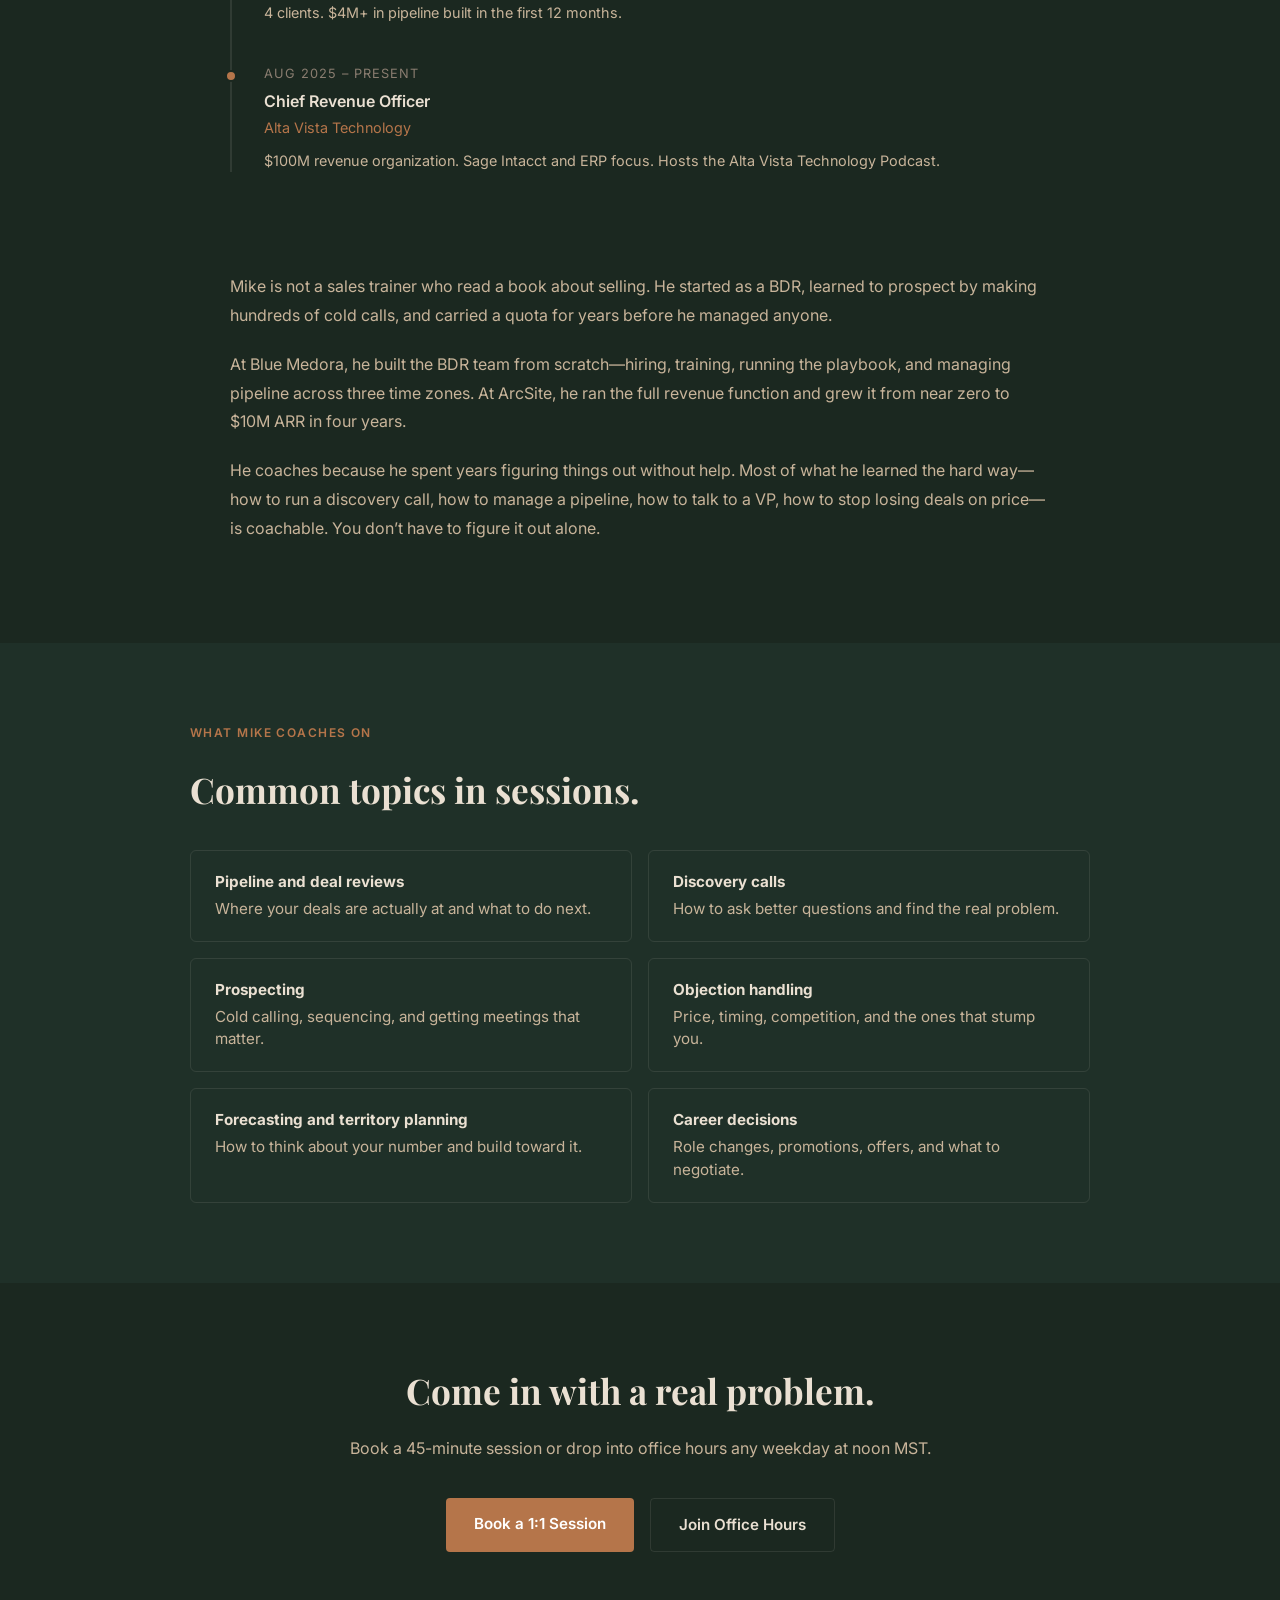
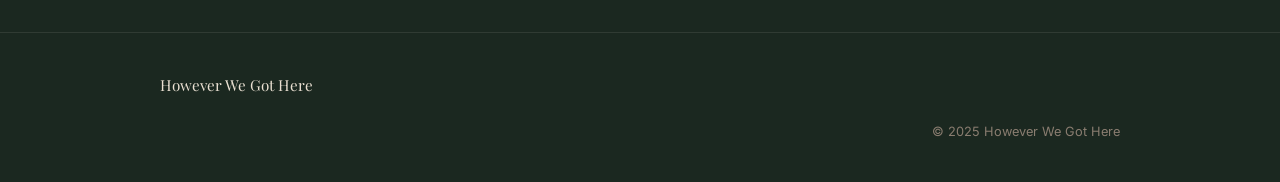
<file: hwgt-website/about/index.html>
<!DOCTYPE html>
<html lang="en">
<head>
  <meta charset="UTF-8">
  <meta name="viewport" content="width=device-width, initial-scale=1.0">
  <title>About Mike | However We Got Here</title>
  <link rel="icon" href="../images/favicon.png">
  <link rel="preconnect" href="https://fonts.googleapis.com">
  <link rel="preconnect" href="https://fonts.gstatic.com" crossorigin>
  <link href="https://fonts.googleapis.com/css2?family=Inter:wght@400;500;600&family=Playfair+Display:ital,wght@0,700;1,400&display=swap" rel="stylesheet">
  <style>
    *,*::before,*::after{box-sizing:border-box;margin:0;padding:0;}
    :root{--bg:#1B2820;--bg-alt:#1F3028;--gold:#B5754A;--gold-light:#CC9168;--cream:#EAE0D2;--cream-dark:#C8B49A;--muted:#8A7D70;--border:rgba(234,224,210,0.1);}
    html{scroll-behavior:smooth;}
    body{background:var(--bg);color:var(--cream-dark);font-family:'Inter',sans-serif;font-size:16px;line-height:1.6;}
    nav{position:fixed;top:0;left:0;right:0;z-index:100;display:flex;align-items:center;justify-content:space-between;padding:0 40px;height:64px;background:rgba(27,40,32,0.97);backdrop-filter:blur(8px);border-bottom:1px solid var(--border);}
    .nav-logo{display:flex;align-items:center;gap:10px;text-decoration:none;}
    .nav-logo img{height:34px;width:auto;}
    .nav-logo span{font-family:'Playfair Display',serif;font-size:1rem;color:var(--cream);white-space:nowrap;}
    .nav-links{display:flex;align-items:center;gap:32px;list-style:none;}
    .nav-links a{color:var(--cream-dark);text-decoration:none;font-size:0.9rem;font-weight:500;transition:color 0.2s;}
    .nav-links a:hover{color:var(--cream);}
    .nav-links .cta{background:var(--gold);color:#fff !important;padding:8px 18px;border-radius:4px;font-weight:600;}
    .nav-links .cta:hover{background:var(--gold-light);}
    .nav-toggle{display:none;background:none;border:none;color:var(--cream);font-size:1.4rem;cursor:pointer;line-height:1;}
    @media(max-width:768px){nav{padding:0 20px;}.nav-links{display:none;position:absolute;top:64px;left:0;right:0;background:var(--bg);flex-direction:column;gap:0;padding:16px 0;border-bottom:1px solid var(--border);}.nav-links.open{display:flex;}.nav-links li{width:100%;}.nav-links a{display:block;padding:12px 24px;}.nav-links .cta{margin:8px 24px;border-radius:4px;display:inline-block;}.nav-toggle{display:block;}}
    .label{font-size:0.75rem;font-weight:600;letter-spacing:0.12em;text-transform:uppercase;color:var(--gold);margin-bottom:20px;}
    h1{font-family:'Playfair Display',serif;font-size:clamp(2.4rem,5vw,3.6rem);color:var(--cream);line-height:1.1;margin-bottom:28px;}
    h2{font-family:'Playfair Display',serif;font-size:clamp(1.6rem,3.5vw,2.2rem);color:var(--cream);margin-bottom:32px;}
    .page-hero{padding:120px 40px 80px;max-width:900px;margin:0 auto;}
    .page-hero p{font-size:1.1rem;max-width:600px;line-height:1.8;color:var(--cream-dark);}
    .timeline-section{padding:60px 40px;max-width:900px;margin:0 auto;}
    .timeline{list-style:none;border-left:2px solid var(--border);padding-left:32px;}
    .timeline li{margin-bottom:40px;position:relative;}
    .timeline li::before{content:'';position:absolute;left:-39px;top:6px;width:12px;height:12px;border-radius:50%;background:var(--gold);border:2px solid var(--bg);}
    .timeline .dates{font-size:0.8rem;color:var(--muted);text-transform:uppercase;letter-spacing:0.08em;margin-bottom:4px;}
    .timeline .role{font-weight:600;color:var(--cream);font-size:1rem;margin-bottom:2px;}
    .timeline .company{color:var(--gold);font-size:0.9rem;margin-bottom:10px;}
    .timeline .detail{font-size:0.9rem;color:var(--cream-dark);line-height:1.6;}
    .about-body{padding:0 40px 80px;max-width:900px;margin:0 auto;}
    .about-body p{color:var(--cream-dark);line-height:1.8;margin-bottom:20px;font-size:1rem;}
    .coaching-areas{background:var(--bg-alt);padding:80px 40px;}
    .coaching-areas-inner{max-width:900px;margin:0 auto;}
    .area-list{list-style:none;display:grid;grid-template-columns:1fr 1fr;gap:16px;}
    .area-list li{padding:20px 24px;border:1px solid var(--border);border-radius:6px;font-size:0.95rem;color:var(--cream-dark);line-height:1.5;}
    .area-list li strong{display:block;color:var(--cream);margin-bottom:4px;}
    @media(max-width:600px){.area-list{grid-template-columns:1fr;}}
    .cta-section{padding:80px 40px;text-align:center;}
    .cta-inner{max-width:600px;margin:0 auto;}
    .cta-inner h2{margin-bottom:16px;}
    .cta-inner p{color:var(--cream-dark);margin-bottom:36px;line-height:1.7;}
    .btn-row{display:flex;gap:16px;flex-wrap:wrap;}
    .btn-gold{background:var(--gold);color:#fff;padding:14px 28px;border-radius:4px;text-decoration:none;font-weight:600;font-size:0.95rem;transition:background 0.2s;}
    .btn-gold:hover{background:var(--gold-light);}
    .btn-outline{background:transparent;color:var(--cream);padding:14px 28px;border-radius:4px;text-decoration:none;font-weight:600;font-size:0.95rem;border:1px solid var(--border);transition:border-color 0.2s;}
    .btn-outline:hover{border-color:var(--cream-dark);}
    footer{border-top:1px solid var(--border);padding:40px;}
    .footer-inner{max-width:960px;margin:0 auto;display:flex;justify-content:space-between;align-items:center;gap:24px;flex-wrap:wrap;}
    .footer-logo{font-family:'Playfair Display',serif;color:var(--cream);font-size:0.95rem;}
    .footer-links{display:flex;gap:24px;flex-wrap:wrap;}
    .footer-links a{color:var(--muted);text-decoration:none;font-size:0.85rem;transition:color 0.2s;}
    .footer-links a:hover{color:var(--cream-dark);}
    .footer-copy{color:var(--muted);font-size:0.8rem;width:100%;text-align:right;}
    @media(max-width:600px){.footer-inner{flex-direction:column;align-items:flex-start;}.footer-copy{text-align:left;}}
  </style>
</head>
<body>
<nav id="site-nav">
  <a href="/" class="nav-logo">
    <img src="../images/rso.png" alt="HWGT">
    <span>However We Got Here</span>
  </a>
  <ul class="nav-links" id="nav-links">
    <li><a href="/">Coaching</a></li>
    <li><a href="/about/">About</a></li>
    <li><a href="/why/">Why</a></li>
    <li><a href="/podcast/">Podcast</a></li>
    <li><a href="/contact/" class="cta">Book a Session</a></li>
  </ul>
  <button class="nav-toggle" id="nav-toggle" aria-label="Toggle menu">&#9776;</button>
</nav>

<div class="page-hero">
  <p class="label">About Mike</p>
  <h1>BDR to CRO.<br>Now coaching.</h1>
  <p>Mike Petroskey has been in quota-carrying roles since 2009. He started as a BDR at Compellent, managed BDR teams across three continents, grew ArcSite from under $100K ARR to $10M+, and is now Chief Revenue Officer at Alta Vista Technology. He runs However We Got Here on the side because he wishes someone had coached him when he was a rep.</p>
</div>

<div class="timeline-section">
  <p class="label">Career</p>
  <h2>The full timeline.</h2>
  <ul class="timeline">
    <li>
      <div class="dates">Jul 2009 &ndash; Dec 2013</div>
      <div class="role">Demand Gen Rep &rarr; BDR &rarr; Outside AE</div>
      <div class="company">Compellent / Dell</div>
      <div class="detail">$4.5M net-new revenue. Hit quota every year for four years.</div>
    </li>
    <li>
      <div class="dates">Mar &ndash; Dec 2014</div>
      <div class="role">Relationship Manager</div>
      <div class="company">Cambridge Computers</div>
      <div class="detail">122% of quota. Top 15% new rep revenue. Territory covered rural Michigan and northern Wisconsin.</div>
    </li>
    <li>
      <div class="dates">Jan &ndash; Sep 2015</div>
      <div class="role">Solutions Sales Specialist</div>
      <div class="company">Dell Technologies</div>
      <div class="detail">121% of quota. 201% of pipeline goal. Opened four new Dell reseller partnerships in Michigan.</div>
    </li>
    <li>
      <div class="dates">Oct 2015 &ndash; Sep 2020</div>
      <div class="role">Director of Inside Global Sales</div>
      <div class="company">Blue Medora / VMware</div>
      <div class="detail">Built and ran an 11-person BDR team across EMEA, APAC, and North America. Pipeline grew from $2M to $20.8M.</div>
    </li>
    <li>
      <div class="dates">Oct 2020 &ndash; Jun 2024</div>
      <div class="role">VP of Sales</div>
      <div class="company">ArcSite</div>
      <div class="detail">ARR went from under $100K to $10M+. 70%+ annual growth four years in a row. Built a 14-person team. Opened four new verticals.</div>
    </li>
    <li>
      <div class="dates">Aug 2024 &ndash; Present</div>
      <div class="role">Founder &amp; Fractional Sales Leader</div>
      <div class="company">However We Got Here</div>
      <div class="detail">4 clients. $4M+ in pipeline built in the first 12 months.</div>
    </li>
    <li>
      <div class="dates">Aug 2025 &ndash; Present</div>
      <div class="role">Chief Revenue Officer</div>
      <div class="company">Alta Vista Technology</div>
      <div class="detail">$100M revenue organization. Sage Intacct and ERP focus. Hosts the Alta Vista Technology Podcast.</div>
    </li>
  </ul>
</div>

<div class="about-body">
  <p>Mike is not a sales trainer who read a book about selling. He started as a BDR, learned to prospect by making hundreds of cold calls, and carried a quota for years before he managed anyone.</p>
  <p>At Blue Medora, he built the BDR team from scratch&mdash;hiring, training, running the playbook, and managing pipeline across three time zones. At ArcSite, he ran the full revenue function and grew it from near zero to $10M ARR in four years.</p>
  <p>He coaches because he spent years figuring things out without help. Most of what he learned the hard way&mdash;how to run a discovery call, how to manage a pipeline, how to talk to a VP, how to stop losing deals on price&mdash;is coachable. You don&rsquo;t have to figure it out alone.</p>
</div>

<section class="coaching-areas">
  <div class="coaching-areas-inner">
    <p class="label">What Mike coaches on</p>
    <h2>Common topics in sessions.</h2>
    <ul class="area-list">
      <li><strong>Pipeline and deal reviews</strong>Where your deals are actually at and what to do next.</li>
      <li><strong>Discovery calls</strong>How to ask better questions and find the real problem.</li>
      <li><strong>Prospecting</strong>Cold calling, sequencing, and getting meetings that matter.</li>
      <li><strong>Objection handling</strong>Price, timing, competition, and the ones that stump you.</li>
      <li><strong>Forecasting and territory planning</strong>How to think about your number and build toward it.</li>
      <li><strong>Career decisions</strong>Role changes, promotions, offers, and what to negotiate.</li>
    </ul>
  </div>
</section>

<section class="cta-section">
  <div class="cta-inner">
    <h2>Come in with a real problem.</h2>
    <p>Book a 45-minute session or drop into office hours any weekday at noon MST.</p>
    <div class="btn-row" style="justify-content:center;">
      <a href="/contact/" class="btn-gold">Book a 1:1 Session</a>
      <a href="#" class="btn-outline">Join Office Hours</a>
    </div>
  </div>
</section>

<footer>
  <div class="footer-inner">
    <div class="footer-logo">However We Got Here</div>
    <nav class="footer-links">
      <a href="/about/">About Mike</a>
      <a href="/podcast/">Podcast</a>
      <a href="/outdoors/">Outdoors</a>
      <a href="/contact/">Book a Session</a>
    </nav>
    <p class="footer-copy">&copy; 2025 However We Got Here</p>
  </div>
</footer>
<script>document.getElementById('nav-toggle').addEventListener('click',function(){document.getElementById('nav-links').classList.toggle('open');});</script>
</body>
</html>
</file>
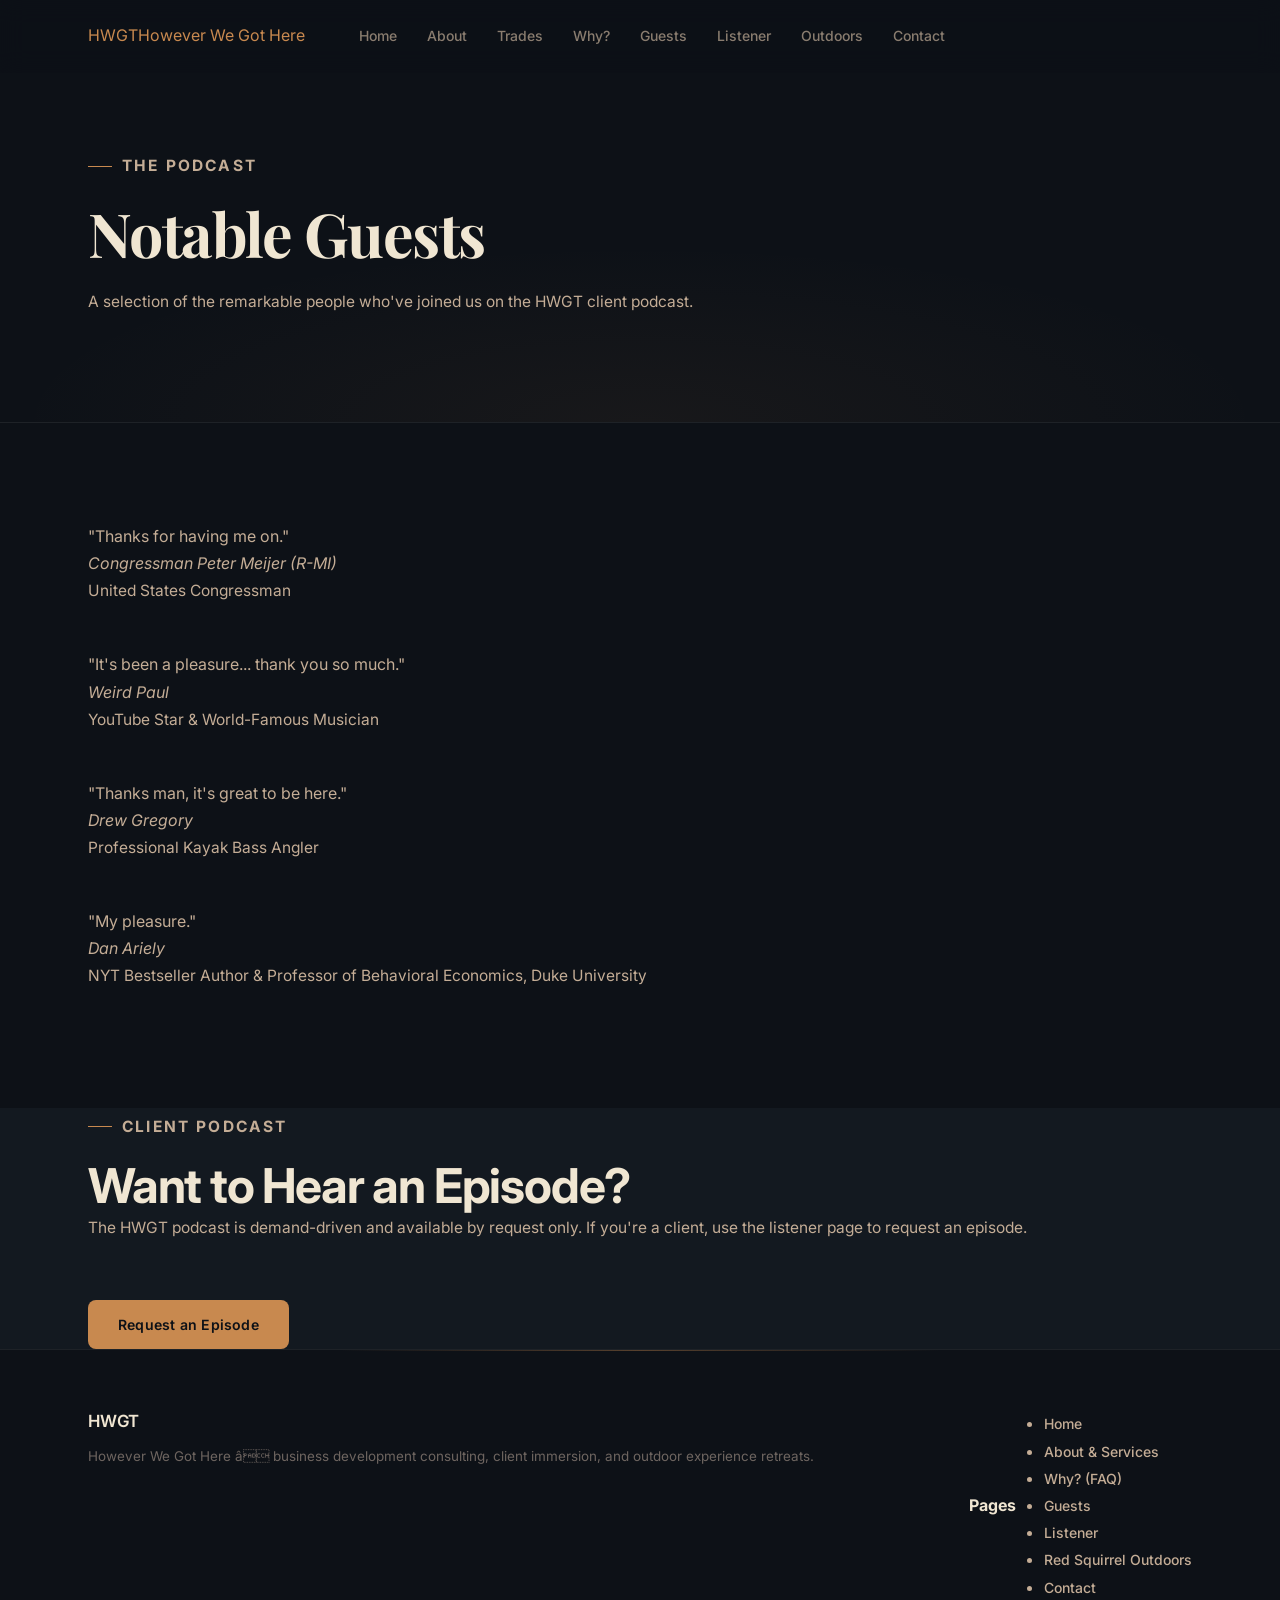
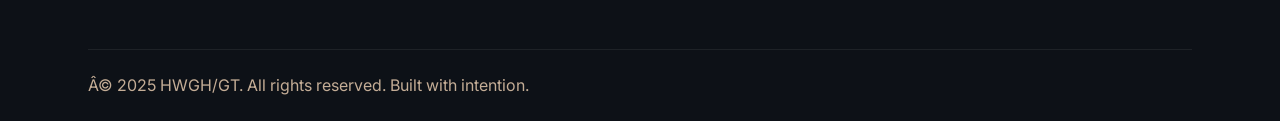
<file: hwgt-website/guests/index.html>
<!DOCTYPE html>
<html lang="en">
<head>
  <meta charset="UTF-8" />
  <meta name="viewport" content="width=device-width, initial-scale=1.0" />
  <title>Guests | However We Got Here</title>
  <meta name="description" content="Notable guests who have appeared on the HWGT client podcast." />
  <link rel="preconnect" href="https://fonts.googleapis.com" />
  <link rel="preconnect" href="https://fonts.gstatic.com" crossorigin />
  <link href="https://fonts.googleapis.com/css2?family=Inter:wght@400;500;600;700&family=Playfair+Display:ital,wght@0,700;1,700&display=swap" rel="stylesheet" />
  <link rel="stylesheet" href="../css/style.css" />
</head>
<body class="page-body">

  <!-- Navigation -->
  <nav class="nav">
    <div class="nav-inner">
      <a href="/" class="nav-logo">
        HWGT
        <span>However We Got Here</span>
      </a>
      <button class="nav-toggle" aria-label="Toggle menu">
        <span></span><span></span><span></span>
      </button>
      <ul class="nav-links">
        <li><a href="/">Home</a></li>
        <li><a href="/about/">About</a></li>
        <li><a href="/trades/">Trades</a></li>
        <li><a href="/why/">Why?</a></li>
        <li><a href="/guests/">Guests</a></li>
        <li><a href="/listener/">Listener</a></li>
        <li><a href="/outdoors/">Outdoors</a></li>
        <li><a href="/contact/" class="nav-cta">Contact</a></li>
      </ul>
    </div>
  </nav>

  <!-- Page Hero -->
  <section class="page-hero">
    <div class="container">
      <p class="section-label">The Podcast</p>
      <h1>Notable Guests</h1>
      <div class="divider"></div>
      <p>A selection of the remarkable people who've joined us on the HWGT client podcast.</p>
    </div>
  </section>

  <!-- Guest Quotes -->
  <section class="section section-dark">
    <div class="container">
      <div style="display:flex;flex-direction:column;gap:28px;max-width:780px;">

        <div class="quote-card">
          <blockquote>"Thanks for having me on."</blockquote>
          <cite>Congressman Peter Meijer (R-MI)</cite>
          <p class="cite-title">United States Congressman</p>
        </div>

        <div class="quote-card">
          <blockquote>"It's been a pleasure... thank you so much."</blockquote>
          <cite>Weird Paul</cite>
          <p class="cite-title">YouTube Star & World-Famous Musician</p>
        </div>

        <div class="quote-card">
          <blockquote>"Thanks man, it's great to be here."</blockquote>
          <cite>Drew Gregory</cite>
          <p class="cite-title">Professional Kayak Bass Angler</p>
        </div>

        <div class="quote-card">
          <blockquote>"My pleasure."</blockquote>
          <cite>Dan Ariely</cite>
          <p class="cite-title">NYT Bestseller Author & Professor of Behavioral Economics, Duke University</p>
        </div>

      </div>
    </div>
  </section>

  <!-- CTA -->
  <section class="section-sm section-mid">
    <div class="container">
      <p class="section-label">Client Podcast</p>
      <h2>Want to Hear an Episode?</h2>
      <div class="divider"></div>
      <p style="color:var(--cream-dark);" class="mt-16">
        The HWGT podcast is demand-driven and available by request only. If you're a client, use the listener page to request an episode.
      </p>
      <a href="/listener/" class="btn btn-gold mt-40">Request an Episode</a>
    </div>
  </section>

  <!-- Footer -->
  <footer class="footer">
    <div class="container">
      <div class="footer-inner">
        <div class="footer-brand">
          <h3>HWGT</h3>
          <p>However We Got Here â business development consulting, client immersion, and outdoor experience retreats.</p>
        </div>
        <div class="footer-nav">
          <h4>Pages</h4>
          <ul>
            <li><a href="/">Home</a></li>
            <li><a href="/about/">About & Services</a></li>
            <li><a href="/why/">Why? (FAQ)</a></li>
            <li><a href="/guests/">Guests</a></li>
            <li><a href="/listener/">Listener</a></li>
            <li><a href="/outdoors/">Red Squirrel Outdoors</a></li>
            <li><a href="/contact/">Contact</a></li>
          </ul>
        </div>
      </div>
      <div class="footer-bottom">
        <span>Â© 2025 HWGH/GT. All rights reserved.</span>
        <span>Built with intention.</span>
      </div>
    </div>
  </footer>

  <script src="../js/main.js"></script>
</body>
</html>
</file>
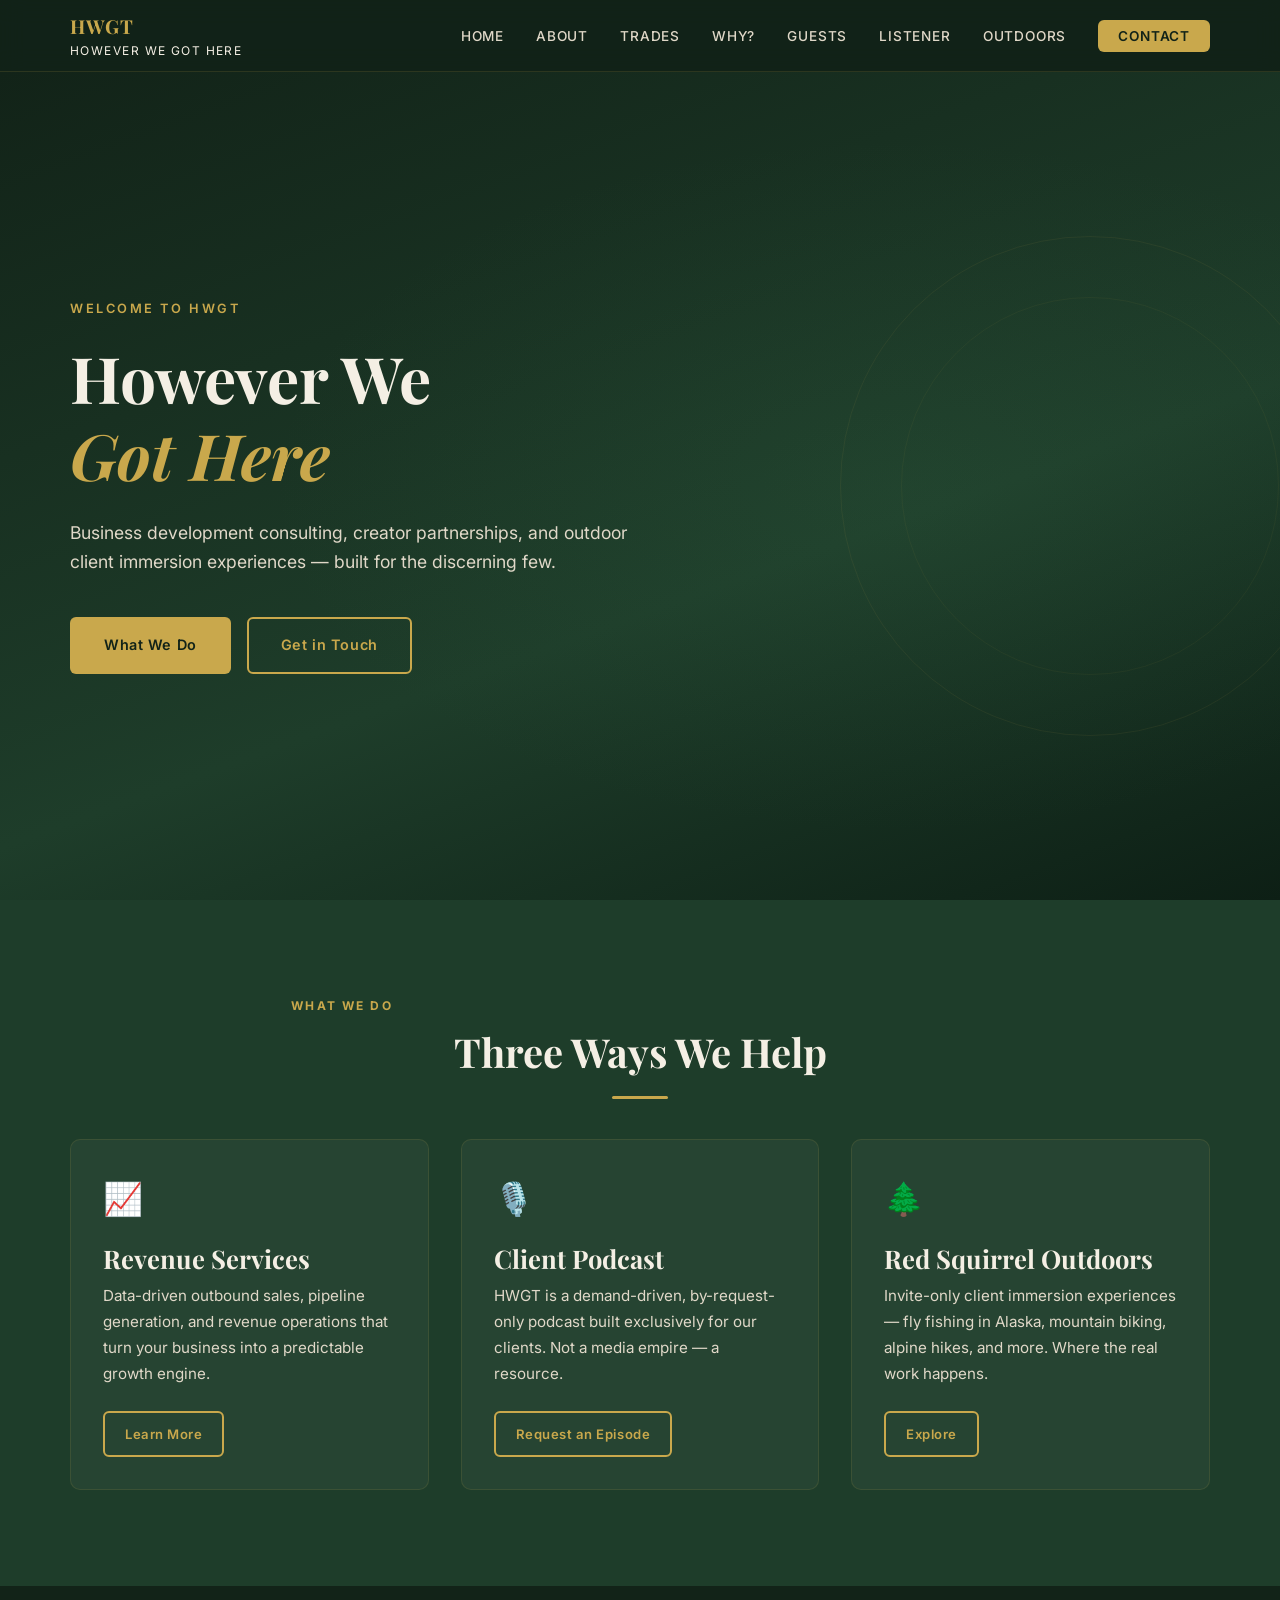
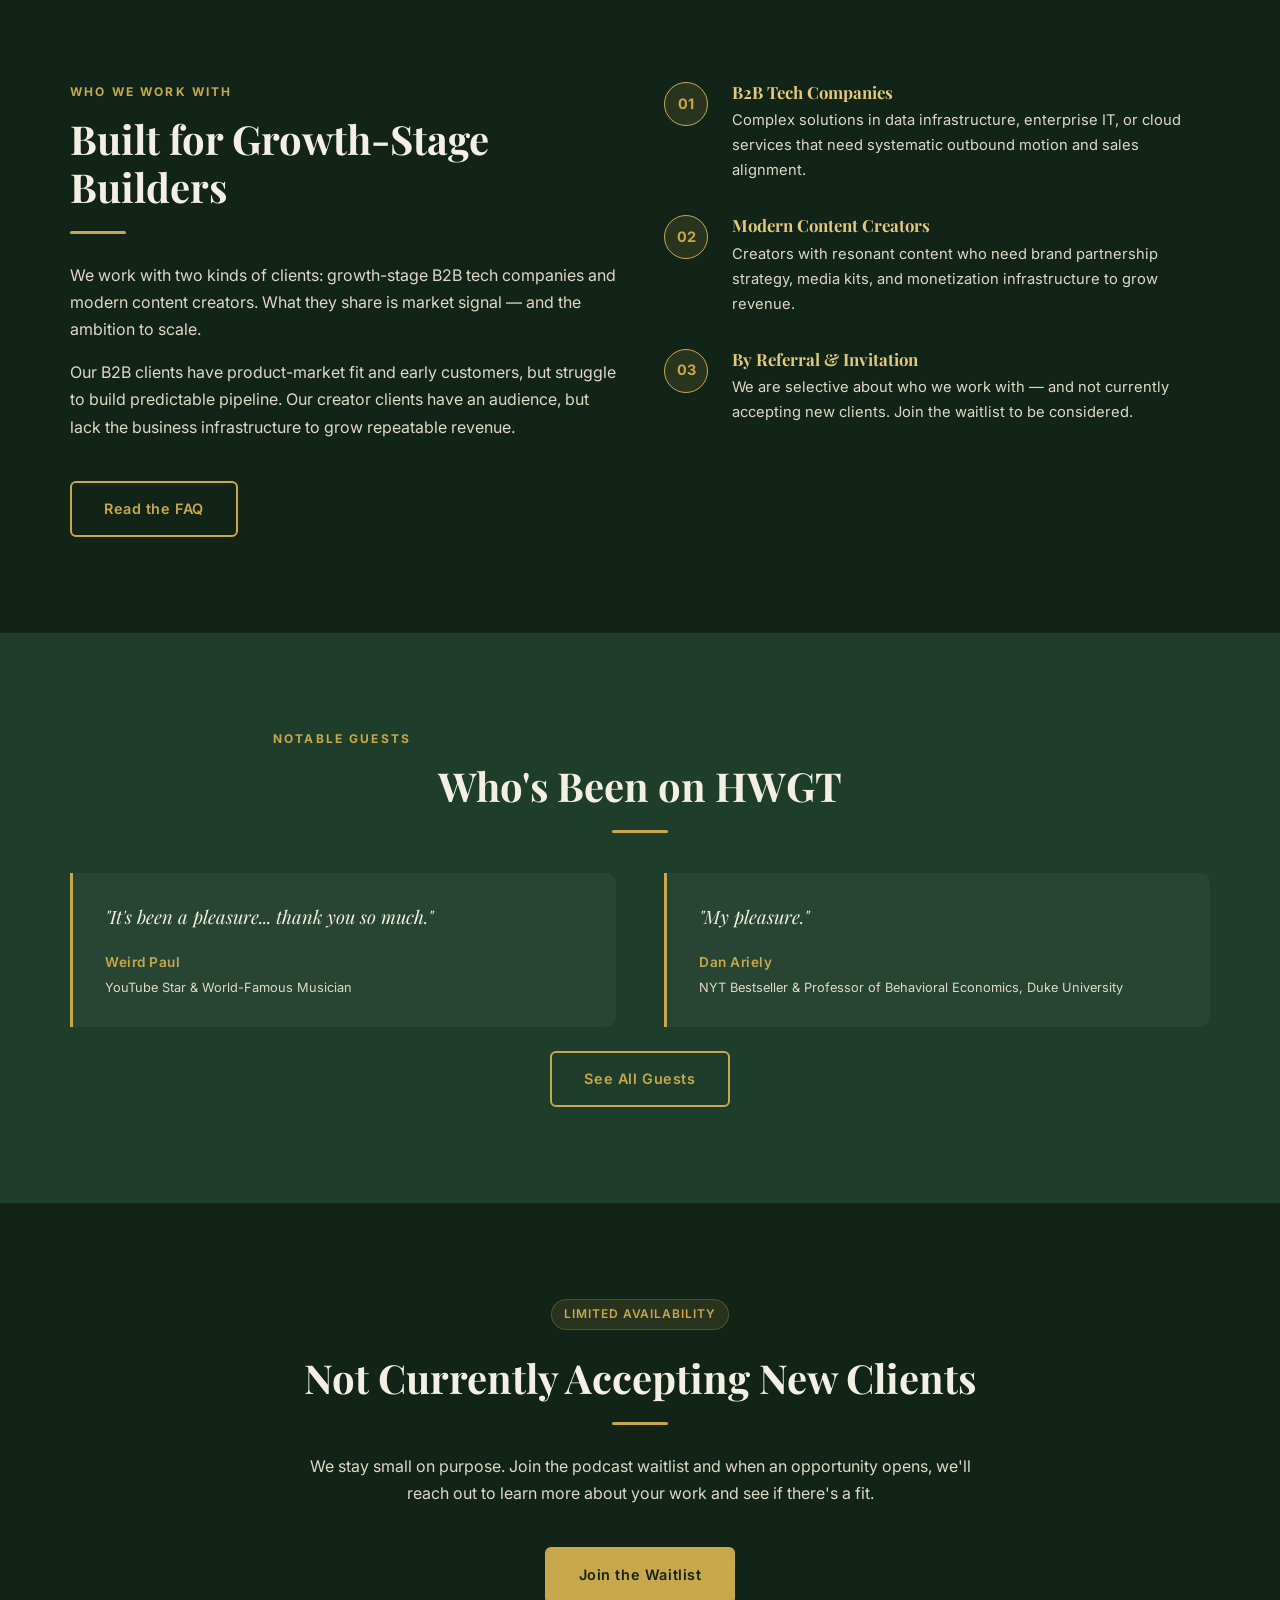
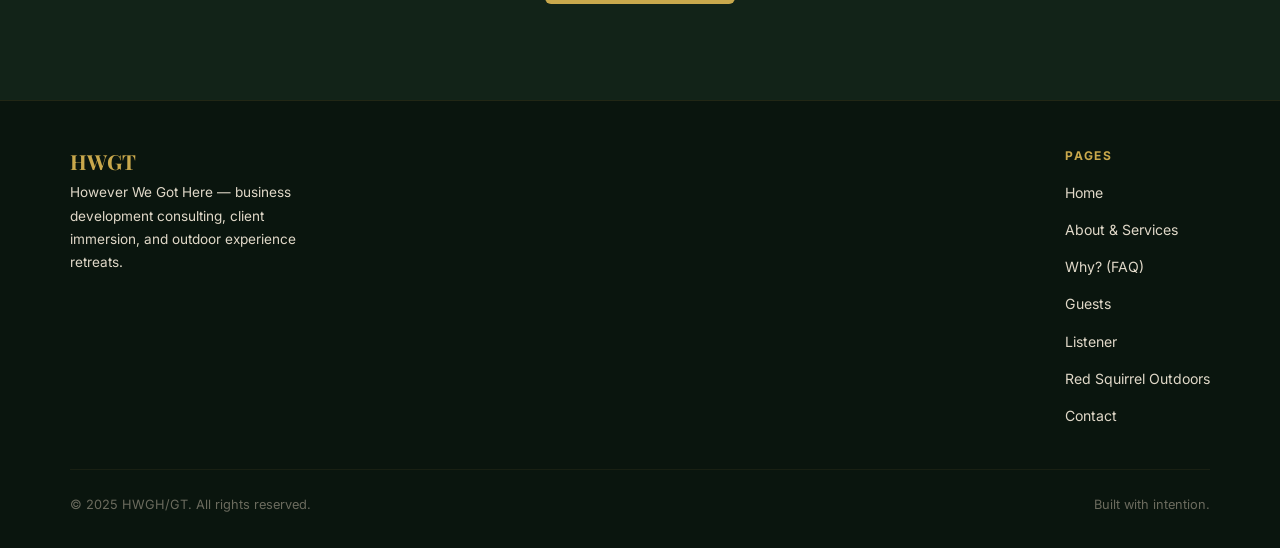
<file: mnt/outputs/hwgt-website/index.html>
<!DOCTYPE html>
<html lang="en">
<head>
  <meta charset="UTF-8" />
  <meta name="viewport" content="width=device-width, initial-scale=1.0" />
  <title>However We Got Here | Business Development & Client Immersion</title>
  <meta name="description" content="HWGT — Data-driven business development consulting, creator partnerships, and outdoor client immersion experiences." />
  <link rel="preconnect" href="https://fonts.googleapis.com" />
  <link rel="preconnect" href="https://fonts.gstatic.com" crossorigin />
  <link href="https://fonts.googleapis.com/css2?family=Inter:wght@400;500;600;700&family=Playfair+Display:ital,wght@0,700;1,700&display=swap" rel="stylesheet" />
  <link rel="stylesheet" href="css/style.css" />
</head>
<body class="page-body">

  <!-- Navigation -->
  <nav class="nav">
    <div class="nav-inner">
      <a href="/" class="nav-logo">
        HWGT
        <span>However We Got Here</span>
      </a>
      <button class="nav-toggle" aria-label="Toggle menu">
        <span></span><span></span><span></span>
      </button>
      <ul class="nav-links">
        <li><a href="/">Home</a></li>
        <li><a href="/about/">About</a></li>
        <li><a href="/trades/">Trades</a></li>
        <li><a href="/why/">Why?</a></li>
        <li><a href="/guests/">Guests</a></li>
        <li><a href="/listener/">Listener</a></li>
        <li><a href="/outdoors/">Outdoors</a></li>
        <li><a href="/contact/" class="nav-cta">Contact</a></li>
      </ul>
    </div>
  </nav>

  <!-- Hero -->
  <section class="hero">
    <div class="container hero-content">
      <p class="hero-eyebrow">Welcome to HWGT</p>
      <h1>However We<br/><em>Got Here</em></h1>
      <p class="hero-sub">
        Business development consulting, creator partnerships, and outdoor client immersion experiences — built for the discerning few.
      </p>
      <div class="hero-actions">
        <a href="/about/" class="btn btn-gold">What We Do</a>
        <a href="/contact/" class="btn btn-outline">Get in Touch</a>
      </div>
    </div>
    <div class="hero-accent"></div>
  </section>

  <!-- What We Do — 3 pillars -->
  <section class="section section-mid">
    <div class="container">
      <p class="section-label center">What We Do</p>
      <h2 class="center mb-16">Three Ways We Help</h2>
      <div class="divider center"></div>
      <div class="grid-3 mt-40">
        <div class="card">
          <div class="card-icon">📈</div>
          <h3>Revenue Services</h3>
          <p>Data-driven outbound sales, pipeline generation, and revenue operations that turn your business into a predictable growth engine.</p>
          <a href="/about/" class="btn btn-outline mt-24" style="font-size:0.82rem;padding:10px 20px;">Learn More</a>
        </div>
        <div class="card">
          <div class="card-icon">🎙️</div>
          <h3>Client Podcast</h3>
          <p>HWGT is a demand-driven, by-request-only podcast built exclusively for our clients. Not a media empire — a resource.</p>
          <a href="/listener/" class="btn btn-outline mt-24" style="font-size:0.82rem;padding:10px 20px;">Request an Episode</a>
        </div>
        <div class="card">
          <div class="card-icon">🌲</div>
          <h3>Red Squirrel Outdoors</h3>
          <p>Invite-only client immersion experiences — fly fishing in Alaska, mountain biking, alpine hikes, and more. Where the real work happens.</p>
          <a href="/outdoors/" class="btn btn-outline mt-24" style="font-size:0.82rem;padding:10px 20px;">Explore</a>
        </div>
      </div>
    </div>
  </section>

  <!-- Who We Work With -->
  <section class="section section-dark">
    <div class="container">
      <div class="grid-2">
        <div>
          <p class="section-label">Who We Work With</p>
          <h2>Built for Growth-Stage Builders</h2>
          <div class="divider"></div>
          <p style="color:var(--cream-dark);">
            We work with two kinds of clients: growth-stage B2B tech companies and modern content creators. What they share is market signal — and the ambition to scale.
          </p>
          <p class="mt-16" style="color:var(--cream-dark);">
            Our B2B clients have product-market fit and early customers, but struggle to build predictable pipeline. Our creator clients have an audience, but lack the business infrastructure to grow repeatable revenue.
          </p>
          <a href="/why/" class="btn btn-outline mt-40">Read the FAQ</a>
        </div>
        <div>
          <div class="steps">
            <div class="step">
              <div class="step-num">01</div>
              <div>
                <h4>B2B Tech Companies</h4>
                <p>Complex solutions in data infrastructure, enterprise IT, or cloud services that need systematic outbound motion and sales alignment.</p>
              </div>
            </div>
            <div class="step">
              <div class="step-num">02</div>
              <div>
                <h4>Modern Content Creators</h4>
                <p>Creators with resonant content who need brand partnership strategy, media kits, and monetization infrastructure to grow revenue.</p>
              </div>
            </div>
            <div class="step">
              <div class="step-num">03</div>
              <div>
                <h4>By Referral & Invitation</h4>
                <p>We are selective about who we work with — and not currently accepting new clients. Join the waitlist to be considered.</p>
              </div>
            </div>
          </div>
        </div>
      </div>
    </div>
  </section>

  <!-- Guest Highlight -->
  <section class="section section-mid">
    <div class="container">
      <p class="section-label center">Notable Guests</p>
      <h2 class="center mb-16">Who's Been on HWGT</h2>
      <div class="divider center"></div>
      <div class="grid-2 mt-40">
        <div class="quote-card">
          <blockquote>"It's been a pleasure... thank you so much."</blockquote>
          <cite>Weird Paul</cite>
          <p class="cite-title">YouTube Star & World-Famous Musician</p>
        </div>
        <div class="quote-card">
          <blockquote>"My pleasure."</blockquote>
          <cite>Dan Ariely</cite>
          <p class="cite-title">NYT Bestseller & Professor of Behavioral Economics, Duke University</p>
        </div>
      </div>
      <div class="center mt-24">
        <a href="/guests/" class="btn btn-outline">See All Guests</a>
      </div>
    </div>
  </section>

  <!-- CTA -->
  <section class="section section-dark">
    <div class="container center">
      <span class="pill">Limited Availability</span>
      <h2 class="mt-24">Not Currently Accepting New Clients</h2>
      <div class="divider center"></div>
      <p class="mt-16" style="color:var(--cream-dark);margin-inline:auto;">
        We stay small on purpose. Join the podcast waitlist and when an opportunity opens, we'll reach out to learn more about your work and see if there's a fit.
      </p>
      <a href="/contact/" class="btn btn-gold mt-40">Join the Waitlist</a>
    </div>
  </section>

  <!-- Footer -->
  <footer class="footer">
    <div class="container">
      <div class="footer-inner">
        <div class="footer-brand">
          <h3>HWGT</h3>
          <p>However We Got Here — business development consulting, client immersion, and outdoor experience retreats.</p>
        </div>
        <div class="footer-nav">
          <h4>Pages</h4>
          <ul>
            <li><a href="/">Home</a></li>
            <li><a href="/about/">About & Services</a></li>
            <li><a href="/why/">Why? (FAQ)</a></li>
            <li><a href="/guests/">Guests</a></li>
            <li><a href="/listener/">Listener</a></li>
            <li><a href="/outdoors/">Red Squirrel Outdoors</a></li>
            <li><a href="/contact/">Contact</a></li>
          </ul>
        </div>
      </div>
      <div class="footer-bottom">
        <span>© 2025 HWGH/GT. All rights reserved.</span>
        <span>Built with intention.</span>
      </div>
    </div>
  </footer>

  <script src="js/main.js"></script>
</body>
</html>
</file>
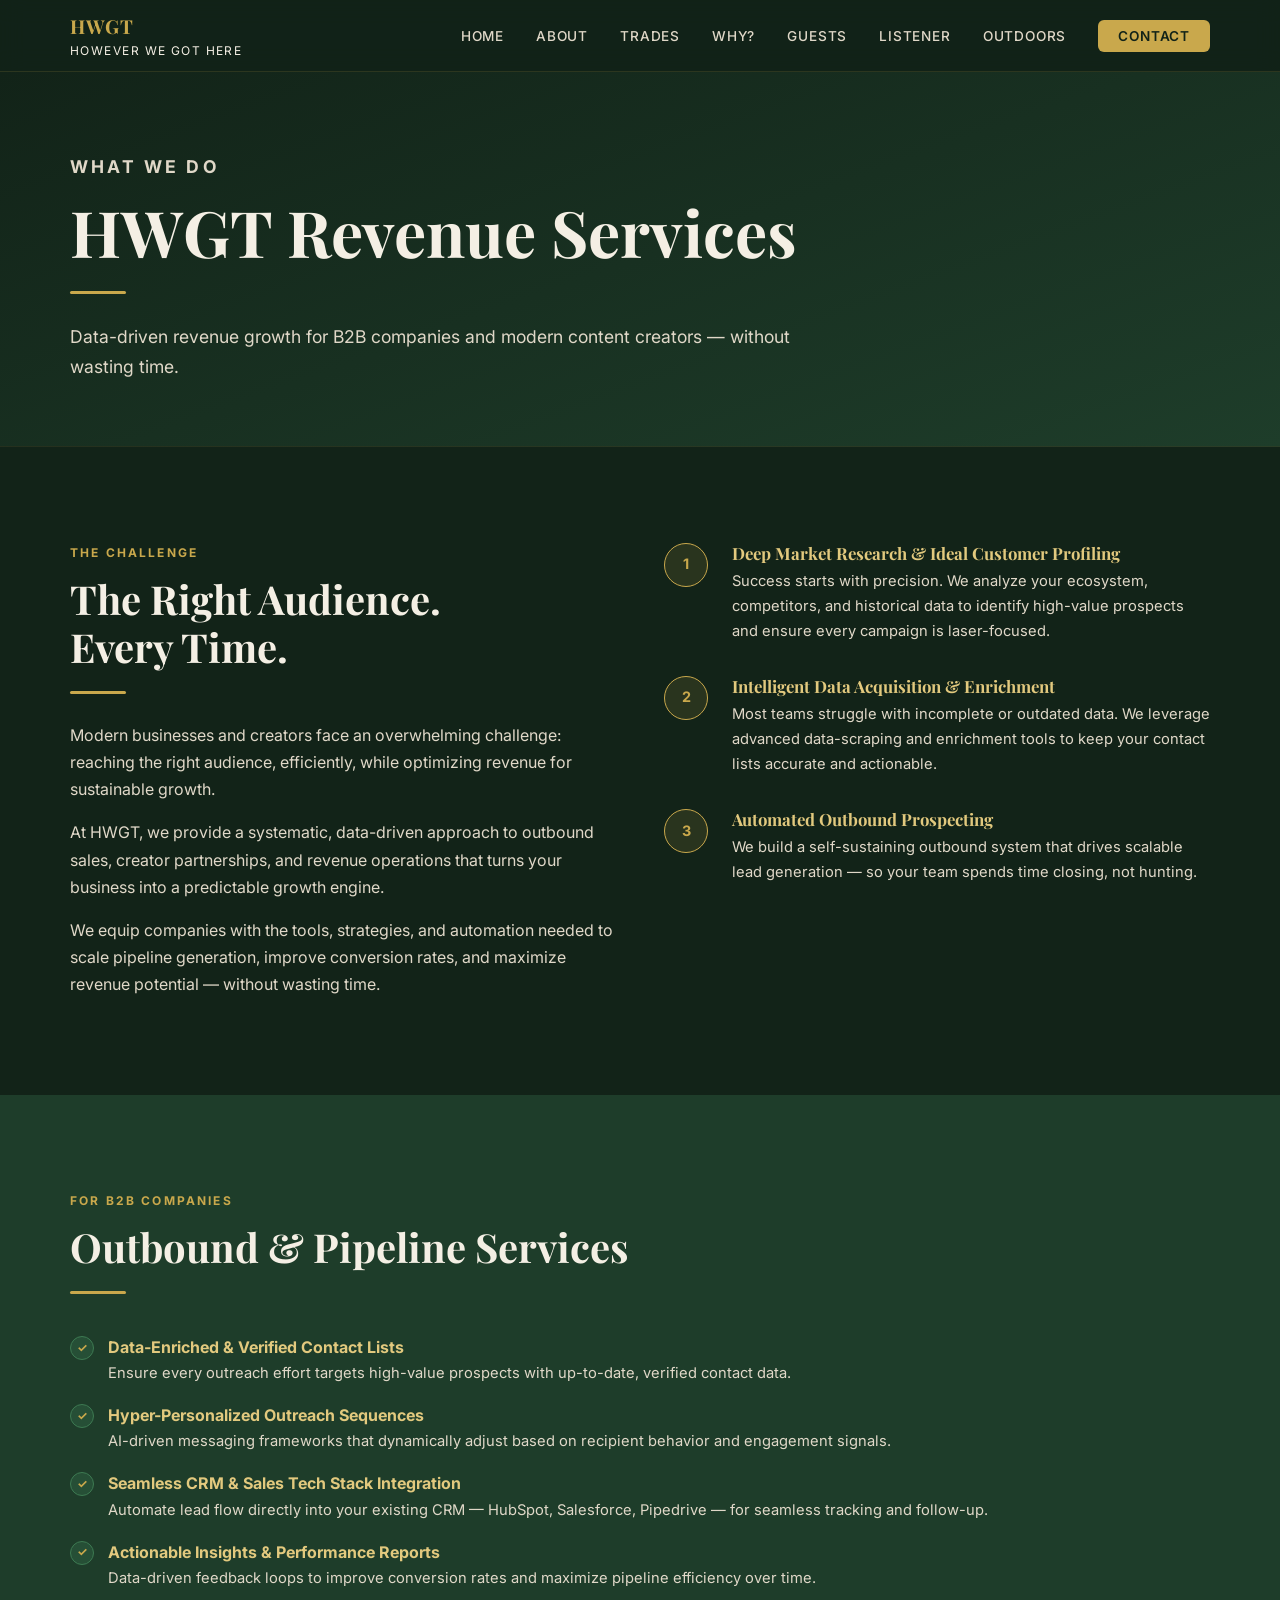
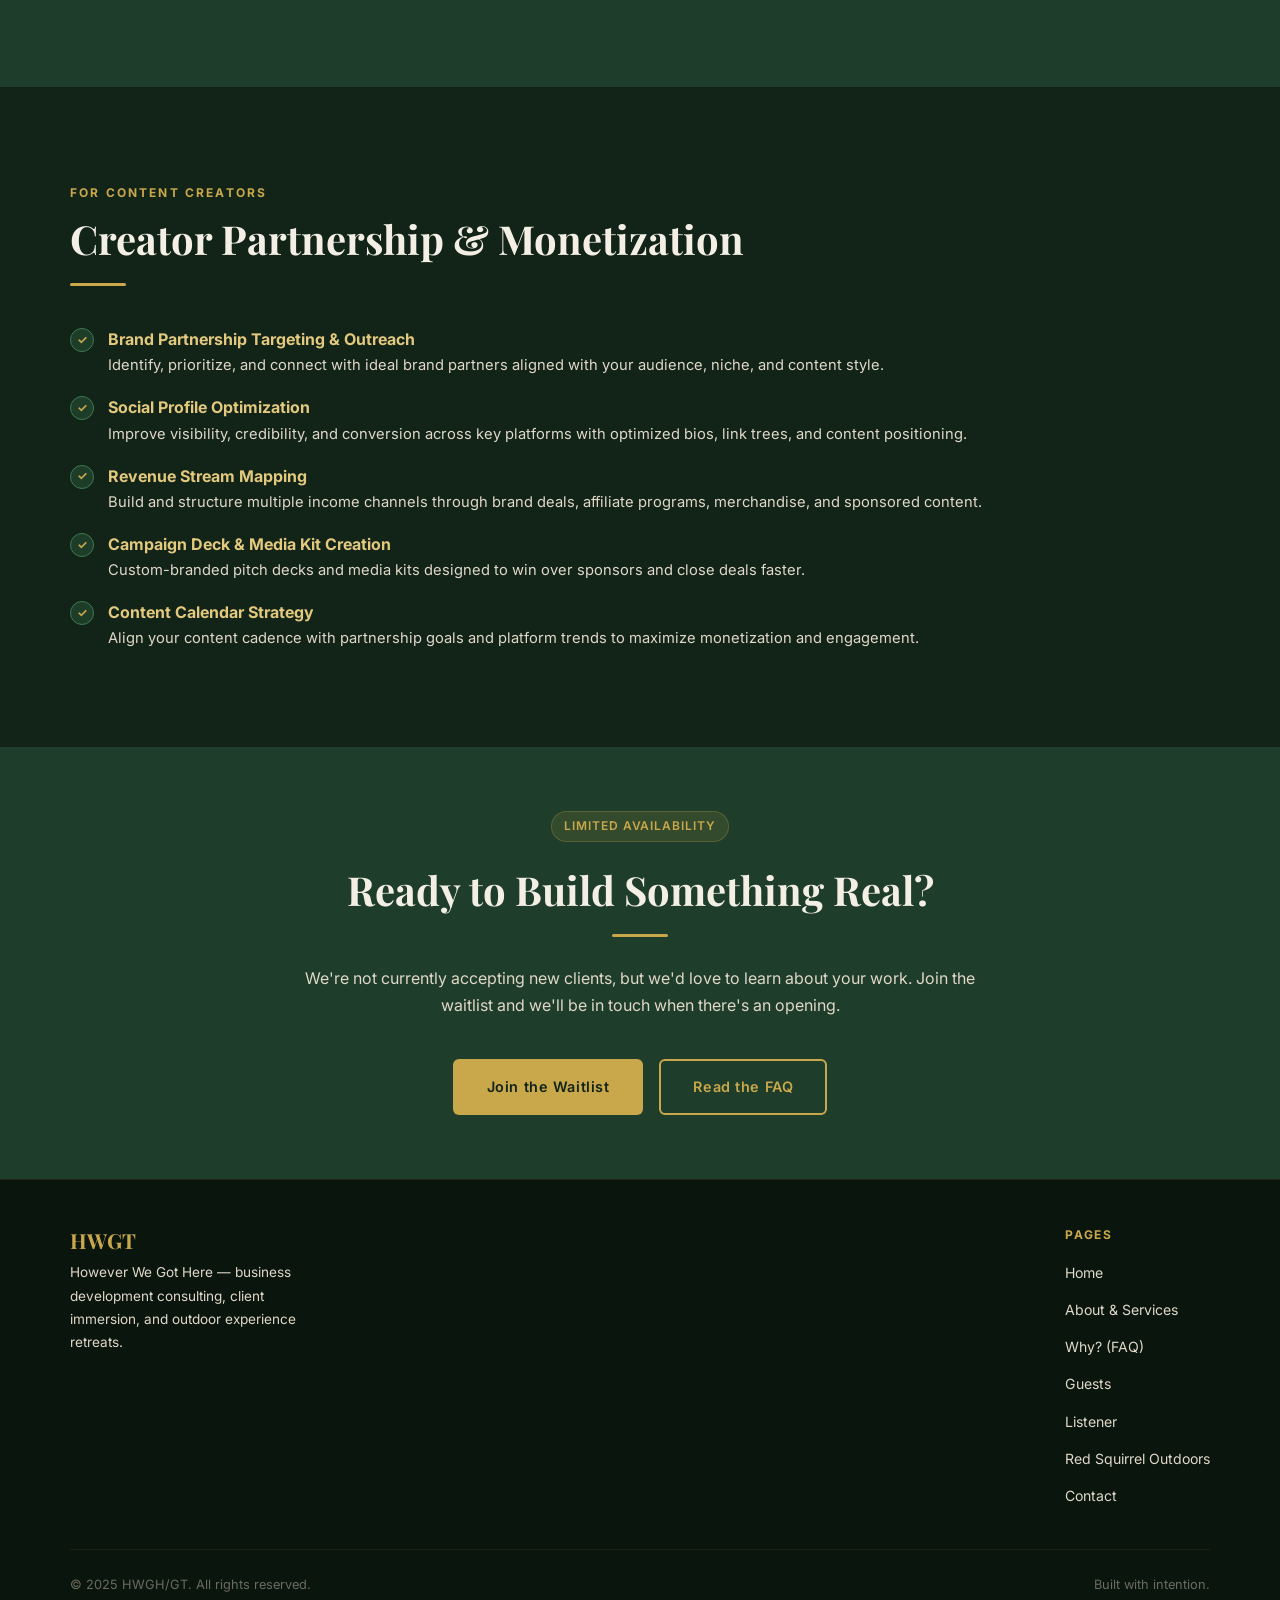
<file: mnt/outputs/hwgt-website/about/index.html>
<!DOCTYPE html>
<html lang="en">
<head>
  <meta charset="UTF-8" />
  <meta name="viewport" content="width=device-width, initial-scale=1.0" />
  <title>About & Revenue Services | However We Got Here</title>
  <meta name="description" content="Data-driven outbound sales, creator partnerships, and revenue operations from HWGT." />
  <link rel="preconnect" href="https://fonts.googleapis.com" />
  <link rel="preconnect" href="https://fonts.gstatic.com" crossorigin />
  <link href="https://fonts.googleapis.com/css2?family=Inter:wght@400;500;600;700&family=Playfair+Display:ital,wght@0,700;1,700&display=swap" rel="stylesheet" />
  <link rel="stylesheet" href="../css/style.css" />
</head>
<body class="page-body">

  <!-- Navigation -->
  <nav class="nav">
    <div class="nav-inner">
      <a href="/" class="nav-logo">
        HWGT
        <span>However We Got Here</span>
      </a>
      <button class="nav-toggle" aria-label="Toggle menu">
        <span></span><span></span><span></span>
      </button>
      <ul class="nav-links">
        <li><a href="/">Home</a></li>
        <li><a href="/about/">About</a></li>
        <li><a href="/trades/">Trades</a></li>
        <li><a href="/why/">Why?</a></li>
        <li><a href="/guests/">Guests</a></li>
        <li><a href="/listener/">Listener</a></li>
        <li><a href="/outdoors/">Outdoors</a></li>
        <li><a href="/contact/" class="nav-cta">Contact</a></li>
      </ul>
    </div>
  </nav>

  <!-- Page Hero -->
  <section class="page-hero">
    <div class="container">
      <p class="section-label">What We Do</p>
      <h1>HWGT Revenue Services</h1>
      <div class="divider"></div>
      <p>Data-driven revenue growth for B2B companies and modern content creators — without wasting time.</p>
    </div>
  </section>

  <!-- The Problem -->
  <section class="section section-dark">
    <div class="container">
      <div class="grid-2">
        <div>
          <p class="section-label">The Challenge</p>
          <h2>The Right Audience.<br/>Every Time.</h2>
          <div class="divider"></div>
          <p style="color:var(--cream-dark);">
            Modern businesses and creators face an overwhelming challenge: reaching the right audience, efficiently, while optimizing revenue for sustainable growth.
          </p>
          <p class="mt-16" style="color:var(--cream-dark);">
            At HWGT, we provide a systematic, data-driven approach to outbound sales, creator partnerships, and revenue operations that turns your business into a predictable growth engine.
          </p>
          <p class="mt-16" style="color:var(--cream-dark);">
            We equip companies with the tools, strategies, and automation needed to scale pipeline generation, improve conversion rates, and maximize revenue potential — without wasting time.
          </p>
        </div>
        <div>
          <div class="steps">
            <div class="step">
              <div class="step-num">1</div>
              <div>
                <h4>Deep Market Research & Ideal Customer Profiling</h4>
                <p>Success starts with precision. We analyze your ecosystem, competitors, and historical data to identify high-value prospects and ensure every campaign is laser-focused.</p>
              </div>
            </div>
            <div class="step">
              <div class="step-num">2</div>
              <div>
                <h4>Intelligent Data Acquisition & Enrichment</h4>
                <p>Most teams struggle with incomplete or outdated data. We leverage advanced data-scraping and enrichment tools to keep your contact lists accurate and actionable.</p>
              </div>
            </div>
            <div class="step">
              <div class="step-num">3</div>
              <div>
                <h4>Automated Outbound Prospecting</h4>
                <p>We build a self-sustaining outbound system that drives scalable lead generation — so your team spends time closing, not hunting.</p>
              </div>
            </div>
          </div>
        </div>
      </div>
    </div>
  </section>

  <!-- B2B Services -->
  <section class="section section-mid">
    <div class="container">
      <p class="section-label">For B2B Companies</p>
      <h2 class="mb-16">Outbound & Pipeline Services</h2>
      <div class="divider"></div>
      <ul class="check-list mt-40">
        <li>
          <div>
            <strong>Data-Enriched & Verified Contact Lists</strong>
            <p>Ensure every outreach effort targets high-value prospects with up-to-date, verified contact data.</p>
          </div>
        </li>
        <li>
          <div>
            <strong>Hyper-Personalized Outreach Sequences</strong>
            <p>AI-driven messaging frameworks that dynamically adjust based on recipient behavior and engagement signals.</p>
          </div>
        </li>
        <li>
          <div>
            <strong>Seamless CRM & Sales Tech Stack Integration</strong>
            <p>Automate lead flow directly into your existing CRM — HubSpot, Salesforce, Pipedrive — for seamless tracking and follow-up.</p>
          </div>
        </li>
        <li>
          <div>
            <strong>Actionable Insights & Performance Reports</strong>
            <p>Data-driven feedback loops to improve conversion rates and maximize pipeline efficiency over time.</p>
          </div>
        </li>
      </ul>
    </div>
  </section>

  <!-- Creator Services -->
  <section class="section section-dark">
    <div class="container">
      <p class="section-label">For Content Creators</p>
      <h2 class="mb-16">Creator Partnership & Monetization</h2>
      <div class="divider"></div>
      <ul class="check-list mt-40">
        <li>
          <div>
            <strong>Brand Partnership Targeting & Outreach</strong>
            <p>Identify, prioritize, and connect with ideal brand partners aligned with your audience, niche, and content style.</p>
          </div>
        </li>
        <li>
          <div>
            <strong>Social Profile Optimization</strong>
            <p>Improve visibility, credibility, and conversion across key platforms with optimized bios, link trees, and content positioning.</p>
          </div>
        </li>
        <li>
          <div>
            <strong>Revenue Stream Mapping</strong>
            <p>Build and structure multiple income channels through brand deals, affiliate programs, merchandise, and sponsored content.</p>
          </div>
        </li>
        <li>
          <div>
            <strong>Campaign Deck & Media Kit Creation</strong>
            <p>Custom-branded pitch decks and media kits designed to win over sponsors and close deals faster.</p>
          </div>
        </li>
        <li>
          <div>
            <strong>Content Calendar Strategy</strong>
            <p>Align your content cadence with partnership goals and platform trends to maximize monetization and engagement.</p>
          </div>
        </li>
      </ul>
    </div>
  </section>

  <!-- CTA -->
  <section class="section-sm section-mid">
    <div class="container center">
      <span class="pill">Limited Availability</span>
      <h2 class="mt-24">Ready to Build Something Real?</h2>
      <div class="divider center"></div>
      <p style="color:var(--cream-dark);margin-inline:auto;" class="mt-16">
        We're not currently accepting new clients, but we'd love to learn about your work. Join the waitlist and we'll be in touch when there's an opening.
      </p>
      <div style="display:flex;gap:16px;justify-content:center;flex-wrap:wrap;" class="mt-40">
        <a href="/contact/" class="btn btn-gold">Join the Waitlist</a>
        <a href="/why/" class="btn btn-outline">Read the FAQ</a>
      </div>
    </div>
  </section>

  <!-- Footer -->
  <footer class="footer">
    <div class="container">
      <div class="footer-inner">
        <div class="footer-brand">
          <h3>HWGT</h3>
          <p>However We Got Here — business development consulting, client immersion, and outdoor experience retreats.</p>
        </div>
        <div class="footer-nav">
          <h4>Pages</h4>
          <ul>
            <li><a href="/">Home</a></li>
            <li><a href="/about/">About & Services</a></li>
            <li><a href="/why/">Why? (FAQ)</a></li>
            <li><a href="/guests/">Guests</a></li>
            <li><a href="/listener/">Listener</a></li>
            <li><a href="/outdoors/">Red Squirrel Outdoors</a></li>
            <li><a href="/contact/">Contact</a></li>
          </ul>
        </div>
      </div>
      <div class="footer-bottom">
        <span>© 2025 HWGH/GT. All rights reserved.</span>
        <span>Built with intention.</span>
      </div>
    </div>
  </footer>

  <script src="../js/main.js"></script>
</body>
</html>
</file>
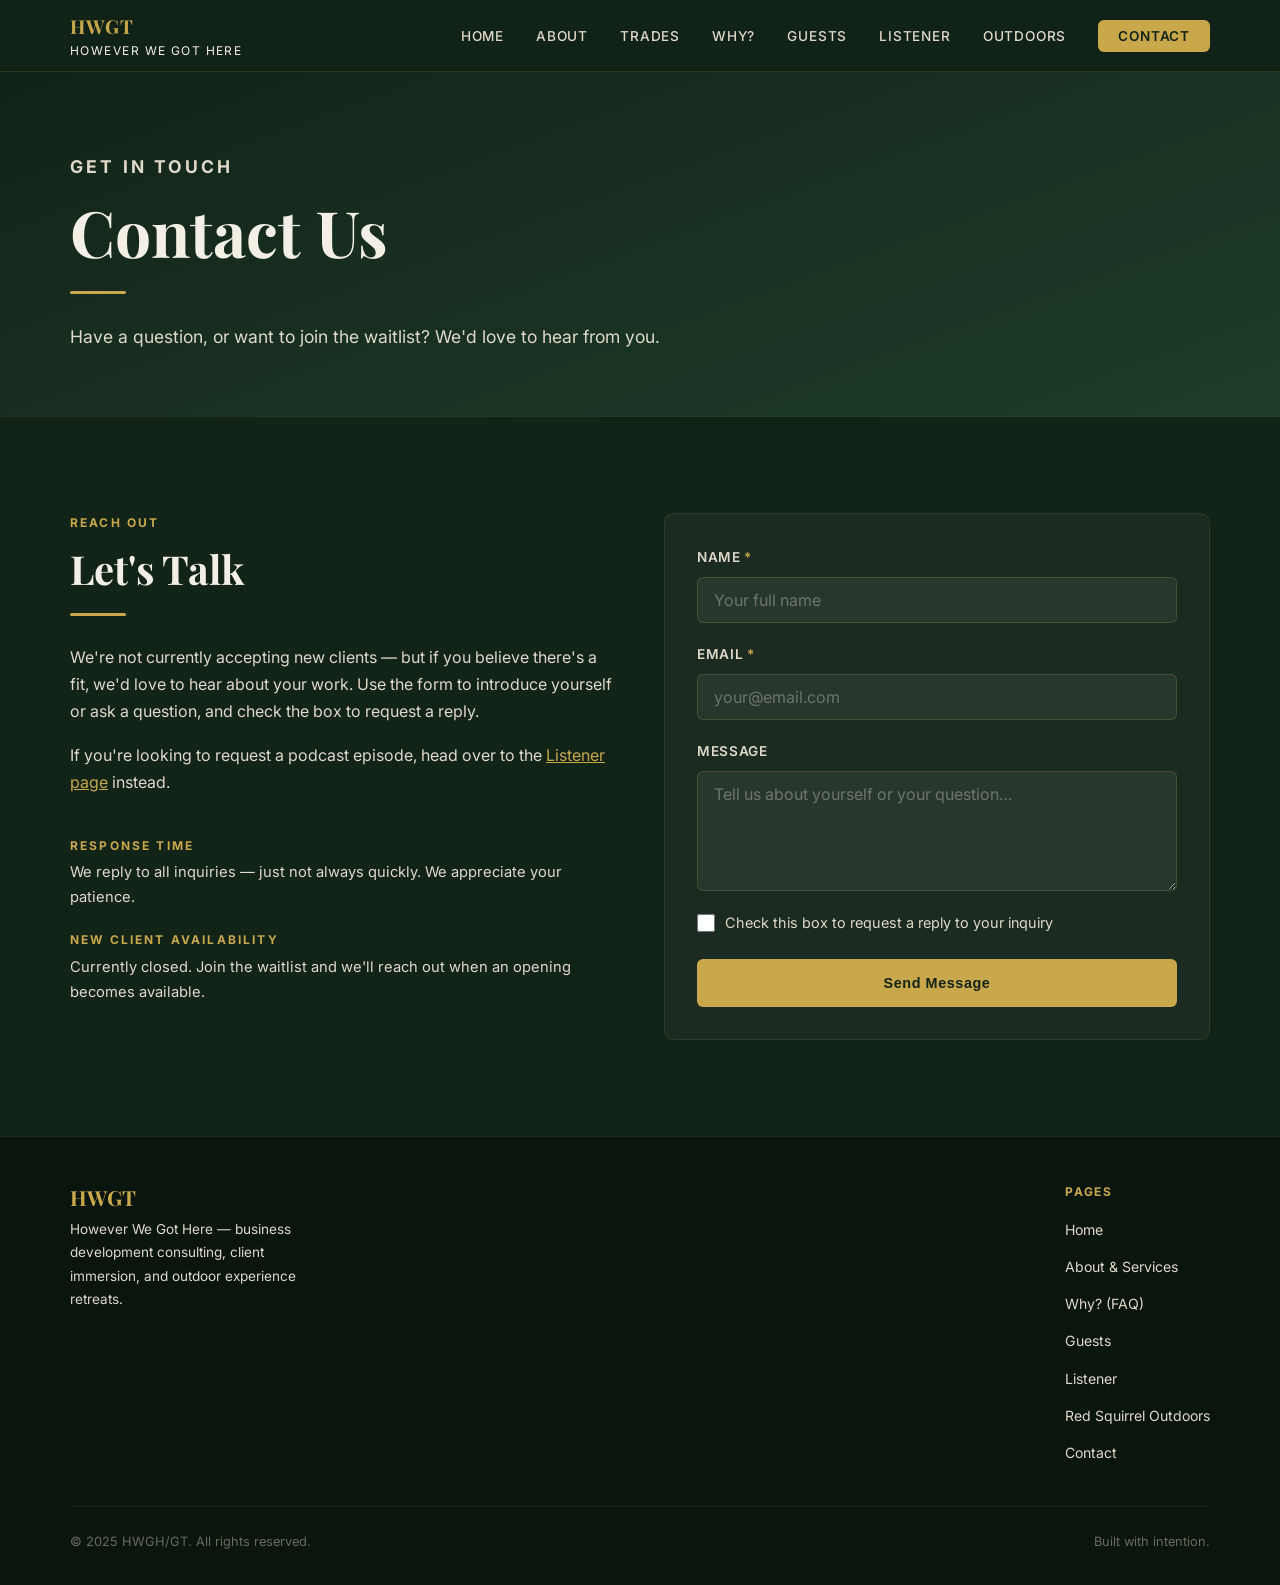
<file: mnt/outputs/hwgt-website/contact/index.html>
<!DOCTYPE html>
<html lang="en">
<head>
  <meta charset="UTF-8" />
  <meta name="viewport" content="width=device-width, initial-scale=1.0" />
  <title>Contact | However We Got Here</title>
  <meta name="description" content="Get in touch with HWGT or join the podcast waitlist." />
  <link rel="preconnect" href="https://fonts.googleapis.com" />
  <link rel="preconnect" href="https://fonts.gstatic.com" crossorigin />
  <link href="https://fonts.googleapis.com/css2?family=Inter:wght@400;500;600;700&family=Playfair+Display:ital,wght@0,700;1,700&display=swap" rel="stylesheet" />
  <link rel="stylesheet" href="../css/style.css" />
</head>
<body class="page-body">

  <!-- Navigation -->
  <nav class="nav">
    <div class="nav-inner">
      <a href="/" class="nav-logo">
        HWGT
        <span>However We Got Here</span>
      </a>
      <button class="nav-toggle" aria-label="Toggle menu">
        <span></span><span></span><span></span>
      </button>
      <ul class="nav-links">
        <li><a href="/">Home</a></li>
        <li><a href="/about/">About</a></li>
        <li><a href="/trades/">Trades</a></li>
        <li><a href="/why/">Why?</a></li>
        <li><a href="/guests/">Guests</a></li>
        <li><a href="/listener/">Listener</a></li>
        <li><a href="/outdoors/">Outdoors</a></li>
        <li><a href="/contact/" class="nav-cta">Contact</a></li>
      </ul>
    </div>
  </nav>

  <!-- Page Hero -->
  <section class="page-hero">
    <div class="container">
      <p class="section-label">Get in Touch</p>
      <h1>Contact Us</h1>
      <div class="divider"></div>
      <p>Have a question, or want to join the waitlist? We'd love to hear from you.</p>
    </div>
  </section>

  <!-- Contact -->
  <section class="section section-dark">
    <div class="container">
      <div class="grid-2">
        <div>
          <p class="section-label">Reach Out</p>
          <h2>Let's Talk</h2>
          <div class="divider"></div>
          <p style="color:var(--cream-dark);">
            We're not currently accepting new clients — but if you believe there's a fit, we'd love to hear about your work. Use the form to introduce yourself or ask a question, and check the box to request a reply.
          </p>
          <p class="mt-16" style="color:var(--cream-dark);">
            If you're looking to request a podcast episode, head over to the <a href="/listener/" style="color:var(--gold);text-decoration:underline;">Listener page</a> instead.
          </p>
          <div class="mt-40">
            <div style="display:flex;flex-direction:column;gap:20px;">
              <div>
                <p class="section-label" style="margin-bottom:4px;">Response Time</p>
                <p style="color:var(--cream-dark);font-size:0.92rem;">We reply to all inquiries — just not always quickly. We appreciate your patience.</p>
              </div>
              <div>
                <p class="section-label" style="margin-bottom:4px;">New Client Availability</p>
                <p style="color:var(--cream-dark);font-size:0.92rem;">Currently closed. Join the waitlist and we'll reach out when an opening becomes available.</p>
              </div>
            </div>
          </div>
        </div>
        <div>
          <div class="card">
            <form class="contact-form" action="#" method="POST">
              <div class="form-group">
                <label for="contact-name">Name <span style="color:var(--gold);">*</span></label>
                <input type="text" id="contact-name" name="name" placeholder="Your full name" required />
              </div>
              <div class="form-group">
                <label for="contact-email">Email <span style="color:var(--gold);">*</span></label>
                <input type="email" id="contact-email" name="email" placeholder="your@email.com" required />
              </div>
              <div class="form-group">
                <label for="contact-message">Message</label>
                <textarea id="contact-message" name="message" placeholder="Tell us about yourself or your question…"></textarea>
              </div>
              <label class="checkbox-row">
                <input type="checkbox" name="reply-requested" />
                Check this box to request a reply to your inquiry
              </label>
              <button type="submit" class="btn btn-gold" style="width:100%;">Send Message</button>
            </form>
          </div>
        </div>
      </div>
    </div>
  </section>

  <!-- Footer -->
  <footer class="footer">
    <div class="container">
      <div class="footer-inner">
        <div class="footer-brand">
          <h3>HWGT</h3>
          <p>However We Got Here — business development consulting, client immersion, and outdoor experience retreats.</p>
        </div>
        <div class="footer-nav">
          <h4>Pages</h4>
          <ul>
            <li><a href="/">Home</a></li>
            <li><a href="/about/">About & Services</a></li>
            <li><a href="/why/">Why? (FAQ)</a></li>
            <li><a href="/guests/">Guests</a></li>
            <li><a href="/listener/">Listener</a></li>
            <li><a href="/outdoors/">Red Squirrel Outdoors</a></li>
            <li><a href="/contact/">Contact</a></li>
          </ul>
        </div>
      </div>
      <div class="footer-bottom">
        <span>© 2025 HWGH/GT. All rights reserved.</span>
        <span>Built with intention.</span>
      </div>
    </div>
  </footer>

  <script src="../js/main.js"></script>
</body>
</html>
</file>
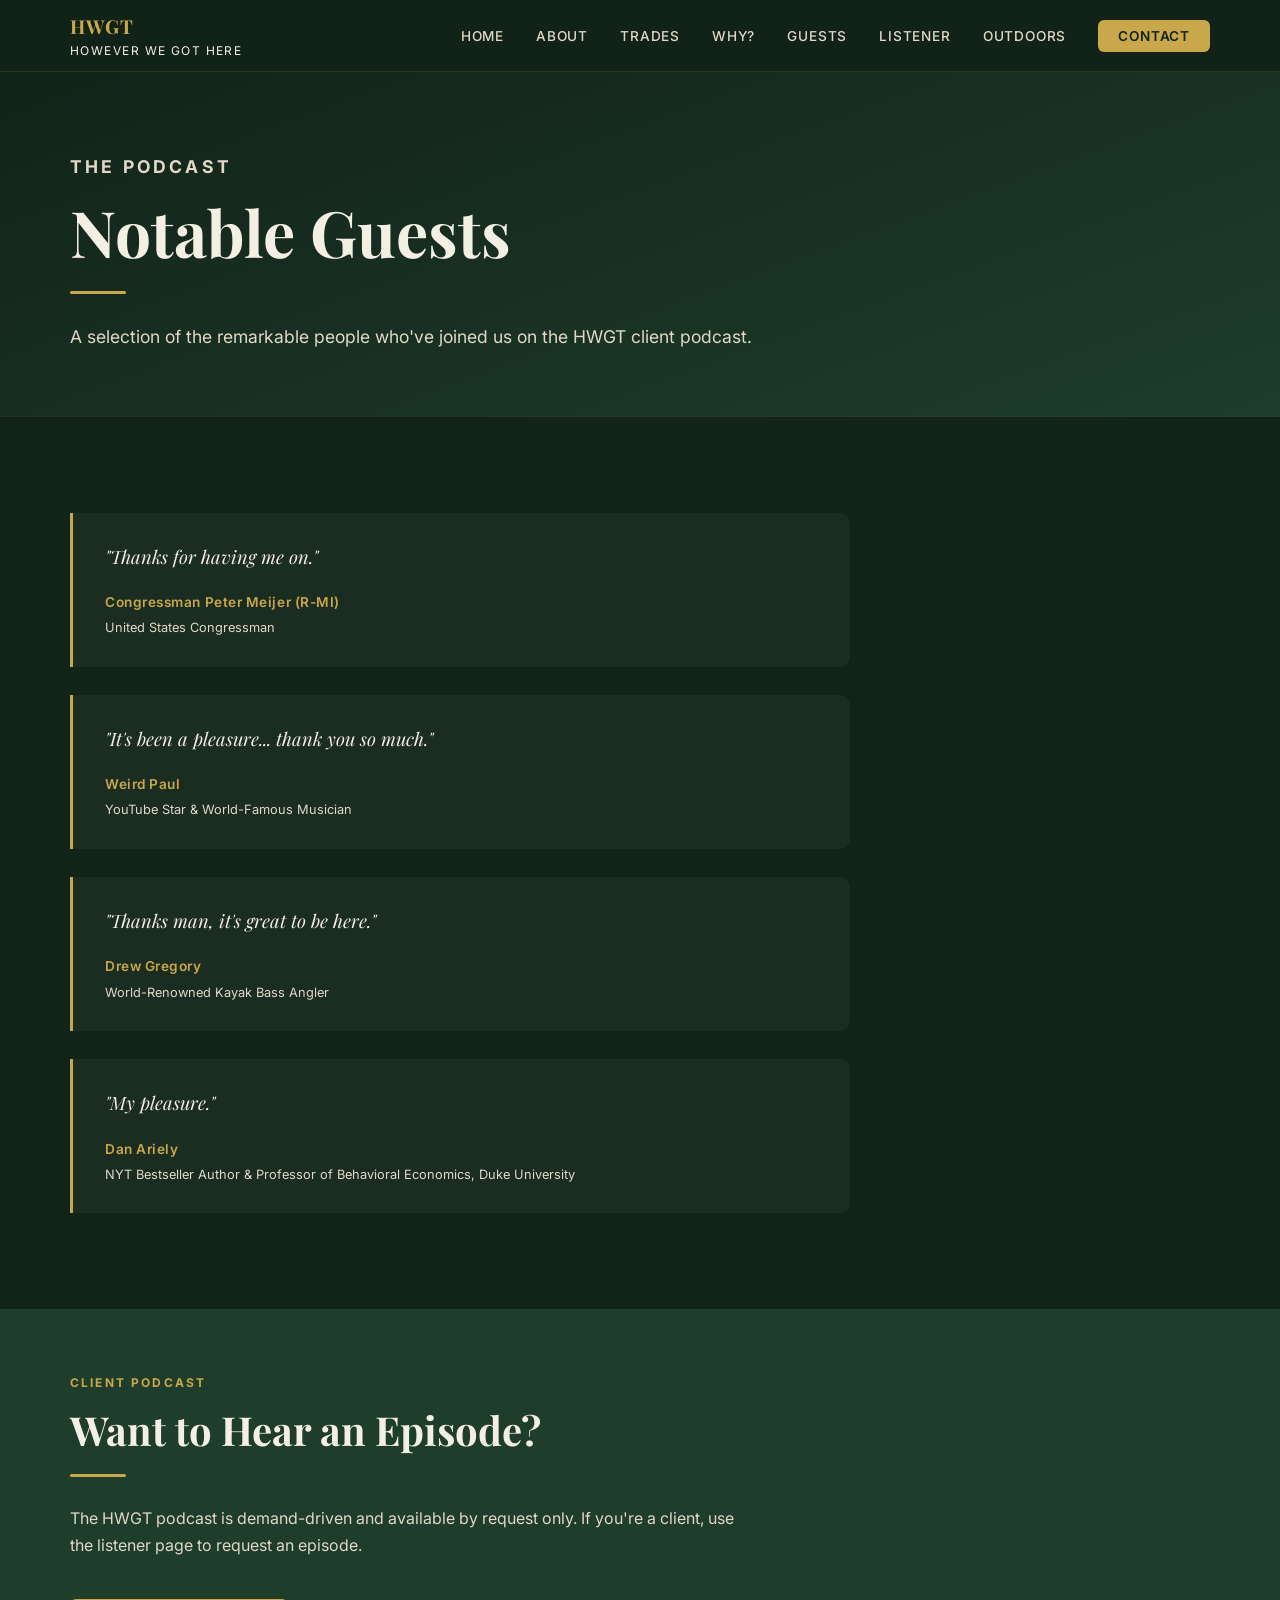
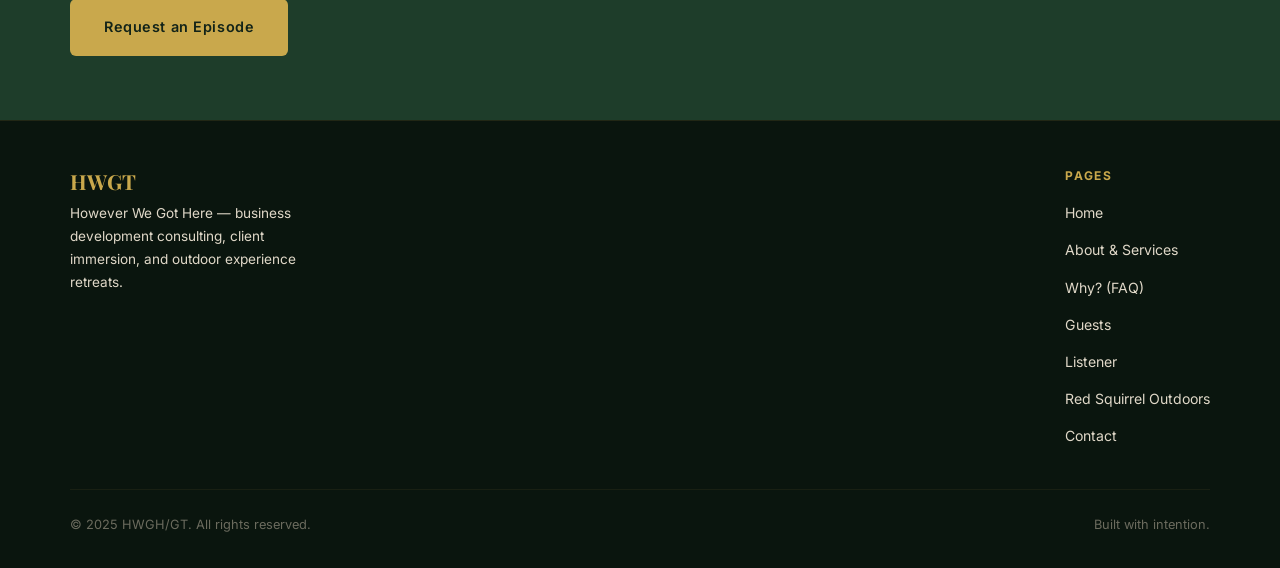
<file: mnt/outputs/hwgt-website/guests/index.html>
<!DOCTYPE html>
<html lang="en">
<head>
  <meta charset="UTF-8" />
  <meta name="viewport" content="width=device-width, initial-scale=1.0" />
  <title>Guests | However We Got Here</title>
  <meta name="description" content="Notable guests who have appeared on the HWGT client podcast." />
  <link rel="preconnect" href="https://fonts.googleapis.com" />
  <link rel="preconnect" href="https://fonts.gstatic.com" crossorigin />
  <link href="https://fonts.googleapis.com/css2?family=Inter:wght@400;500;600;700&family=Playfair+Display:ital,wght@0,700;1,700&display=swap" rel="stylesheet" />
  <link rel="stylesheet" href="../css/style.css" />
</head>
<body class="page-body">

  <!-- Navigation -->
  <nav class="nav">
    <div class="nav-inner">
      <a href="/" class="nav-logo">
        HWGT
        <span>However We Got Here</span>
      </a>
      <button class="nav-toggle" aria-label="Toggle menu">
        <span></span><span></span><span></span>
      </button>
      <ul class="nav-links">
        <li><a href="/">Home</a></li>
        <li><a href="/about/">About</a></li>
        <li><a href="/trades/">Trades</a></li>
        <li><a href="/why/">Why?</a></li>
        <li><a href="/guests/">Guests</a></li>
        <li><a href="/listener/">Listener</a></li>
        <li><a href="/outdoors/">Outdoors</a></li>
        <li><a href="/contact/" class="nav-cta">Contact</a></li>
      </ul>
    </div>
  </nav>

  <!-- Page Hero -->
  <section class="page-hero">
    <div class="container">
      <p class="section-label">The Podcast</p>
      <h1>Notable Guests</h1>
      <div class="divider"></div>
      <p>A selection of the remarkable people who've joined us on the HWGT client podcast.</p>
    </div>
  </section>

  <!-- Guest Quotes -->
  <section class="section section-dark">
    <div class="container">
      <div style="display:flex;flex-direction:column;gap:28px;max-width:780px;">

        <div class="quote-card">
          <blockquote>"Thanks for having me on."</blockquote>
          <cite>Congressman Peter Meijer (R-MI)</cite>
          <p class="cite-title">United States Congressman</p>
        </div>

        <div class="quote-card">
          <blockquote>"It's been a pleasure... thank you so much."</blockquote>
          <cite>Weird Paul</cite>
          <p class="cite-title">YouTube Star & World-Famous Musician</p>
        </div>

        <div class="quote-card">
          <blockquote>"Thanks man, it's great to be here."</blockquote>
          <cite>Drew Gregory</cite>
          <p class="cite-title">World-Renowned Kayak Bass Angler</p>
        </div>

        <div class="quote-card">
          <blockquote>"My pleasure."</blockquote>
          <cite>Dan Ariely</cite>
          <p class="cite-title">NYT Bestseller Author & Professor of Behavioral Economics, Duke University</p>
        </div>

      </div>
    </div>
  </section>

  <!-- CTA -->
  <section class="section-sm section-mid">
    <div class="container">
      <p class="section-label">Client Podcast</p>
      <h2>Want to Hear an Episode?</h2>
      <div class="divider"></div>
      <p style="color:var(--cream-dark);" class="mt-16">
        The HWGT podcast is demand-driven and available by request only. If you're a client, use the listener page to request an episode.
      </p>
      <a href="/listener/" class="btn btn-gold mt-40">Request an Episode</a>
    </div>
  </section>

  <!-- Footer -->
  <footer class="footer">
    <div class="container">
      <div class="footer-inner">
        <div class="footer-brand">
          <h3>HWGT</h3>
          <p>However We Got Here — business development consulting, client immersion, and outdoor experience retreats.</p>
        </div>
        <div class="footer-nav">
          <h4>Pages</h4>
          <ul>
            <li><a href="/">Home</a></li>
            <li><a href="/about/">About & Services</a></li>
            <li><a href="/why/">Why? (FAQ)</a></li>
            <li><a href="/guests/">Guests</a></li>
            <li><a href="/listener/">Listener</a></li>
            <li><a href="/outdoors/">Red Squirrel Outdoors</a></li>
            <li><a href="/contact/">Contact</a></li>
          </ul>
        </div>
      </div>
      <div class="footer-bottom">
        <span>© 2025 HWGH/GT. All rights reserved.</span>
        <span>Built with intention.</span>
      </div>
    </div>
  </footer>

  <script src="../js/main.js"></script>
</body>
</html>
</file>
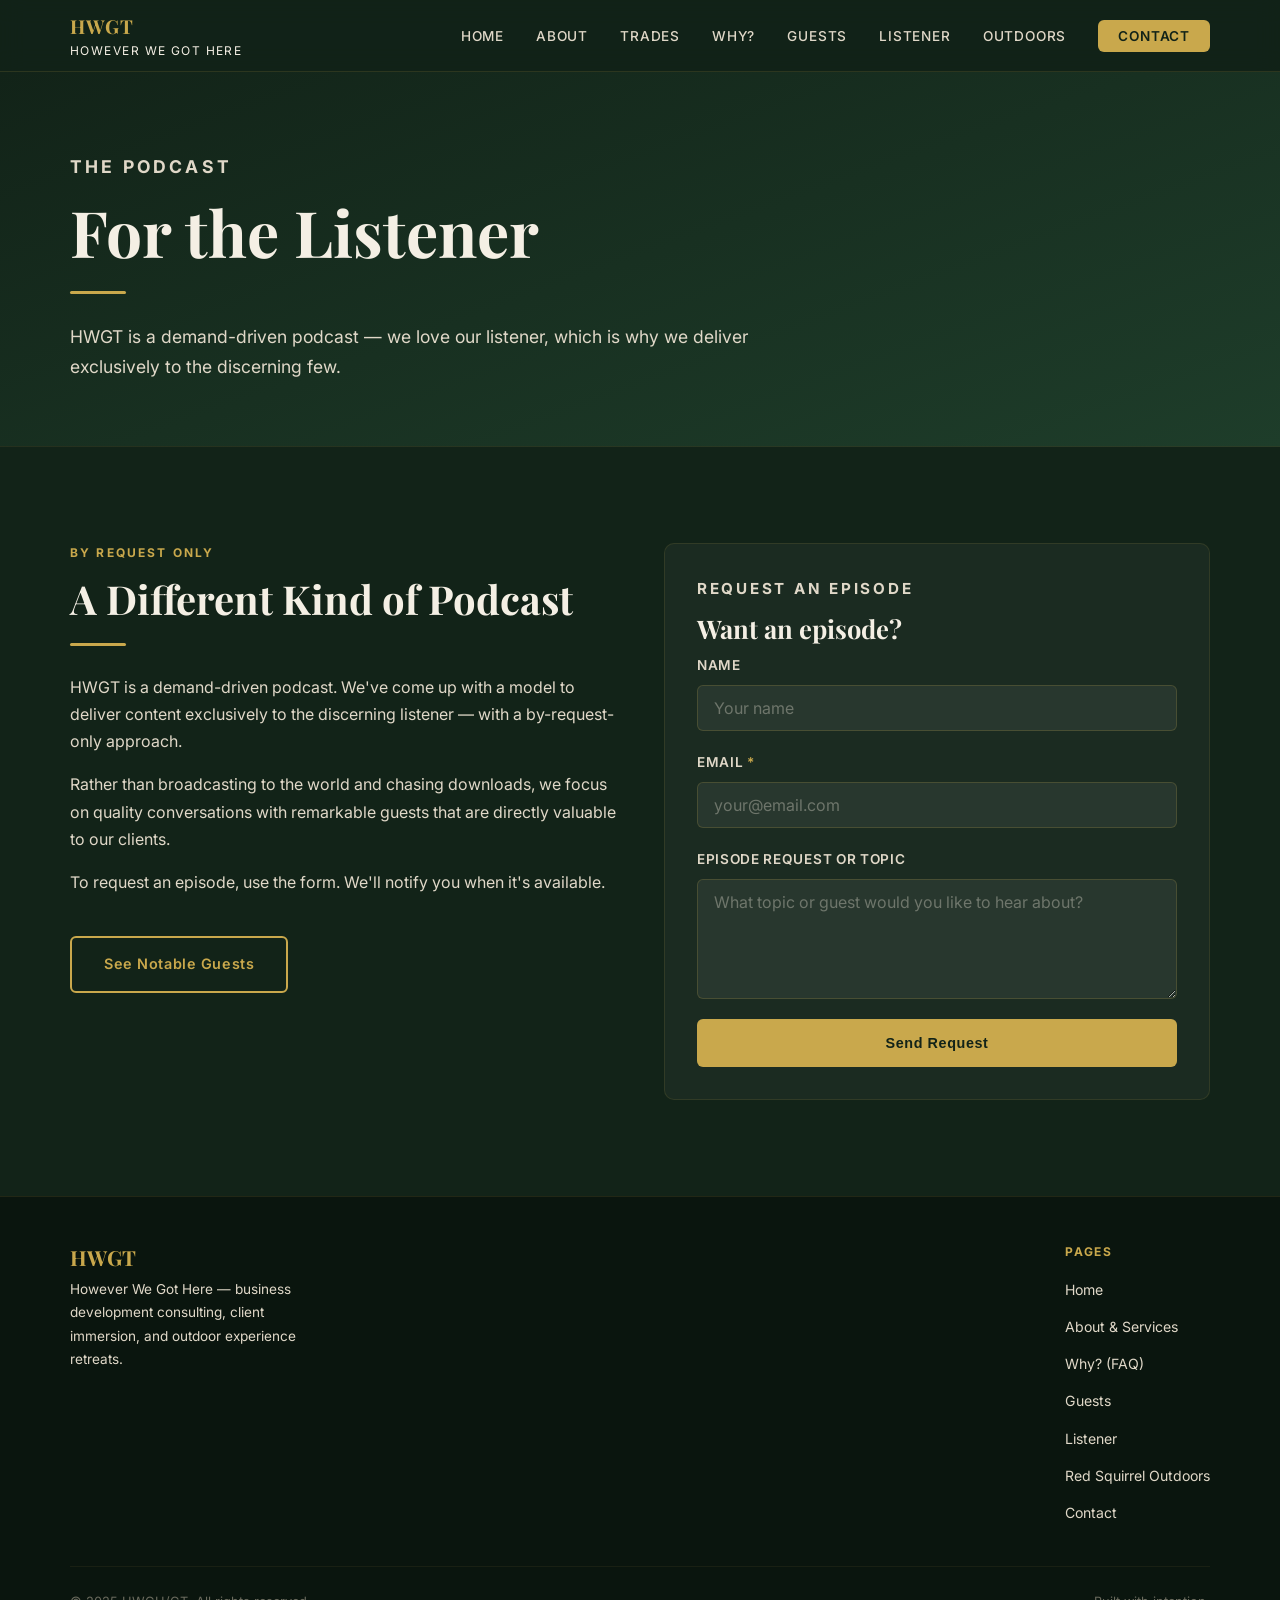
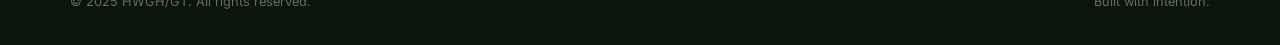
<file: mnt/outputs/hwgt-website/listener/index.html>
<!DOCTYPE html>
<html lang="en">
<head>
  <meta charset="UTF-8" />
  <meta name="viewport" content="width=device-width, initial-scale=1.0" />
  <title>Listener | However We Got Here</title>
  <meta name="description" content="HWGT is a demand-driven, by-request-only podcast for clients. Request an episode here." />
  <link rel="preconnect" href="https://fonts.googleapis.com" />
  <link rel="preconnect" href="https://fonts.gstatic.com" crossorigin />
  <link href="https://fonts.googleapis.com/css2?family=Inter:wght@400;500;600;700&family=Playfair+Display:ital,wght@0,700;1,700&display=swap" rel="stylesheet" />
  <link rel="stylesheet" href="../css/style.css" />
</head>
<body class="page-body">

  <!-- Navigation -->
  <nav class="nav">
    <div class="nav-inner">
      <a href="/" class="nav-logo">
        HWGT
        <span>However We Got Here</span>
      </a>
      <button class="nav-toggle" aria-label="Toggle menu">
        <span></span><span></span><span></span>
      </button>
      <ul class="nav-links">
        <li><a href="/">Home</a></li>
        <li><a href="/about/">About</a></li>
        <li><a href="/trades/">Trades</a></li>
        <li><a href="/why/">Why?</a></li>
        <li><a href="/guests/">Guests</a></li>
        <li><a href="/listener/">Listener</a></li>
        <li><a href="/outdoors/">Outdoors</a></li>
        <li><a href="/contact/" class="nav-cta">Contact</a></li>
      </ul>
    </div>
  </nav>

  <!-- Page Hero -->
  <section class="page-hero">
    <div class="container">
      <p class="section-label">The Podcast</p>
      <h1>For the Listener</h1>
      <div class="divider"></div>
      <p>HWGT is a demand-driven podcast — we love our listener, which is why we deliver exclusively to the discerning few.</p>
    </div>
  </section>

  <!-- Explanation -->
  <section class="section section-dark">
    <div class="container">
      <div class="grid-2">
        <div>
          <p class="section-label">By Request Only</p>
          <h2>A Different Kind of Podcast</h2>
          <div class="divider"></div>
          <p style="color:var(--cream-dark);">
            HWGT is a demand-driven podcast. We've come up with a model to deliver content exclusively to the discerning listener — with a by-request-only approach.
          </p>
          <p class="mt-16" style="color:var(--cream-dark);">
            Rather than broadcasting to the world and chasing downloads, we focus on quality conversations with remarkable guests that are directly valuable to our clients.
          </p>
          <p class="mt-16" style="color:var(--cream-dark);">
            To request an episode, use the form. We'll notify you when it's available.
          </p>
          <div class="mt-40">
            <a href="/guests/" class="btn btn-outline">See Notable Guests</a>
          </div>
        </div>
        <div>
          <div class="card">
            <p class="section-label">Request an Episode</p>
            <h3 class="mb-24">Want an episode?</h3>
            <form class="contact-form" action="#" method="POST">
              <div class="form-group">
                <label for="listener-name">Name</label>
                <input type="text" id="listener-name" name="name" placeholder="Your name" />
              </div>
              <div class="form-group">
                <label for="listener-email">Email <span style="color:var(--gold);">*</span></label>
                <input type="email" id="listener-email" name="email" placeholder="your@email.com" required />
              </div>
              <div class="form-group">
                <label for="episode-request">Episode Request or Topic</label>
                <textarea id="episode-request" name="request" placeholder="What topic or guest would you like to hear about?"></textarea>
              </div>
              <button type="submit" class="btn btn-gold" style="width:100%;">Send Request</button>
            </form>
          </div>
        </div>
      </div>
    </div>
  </section>

  <!-- Footer -->
  <footer class="footer">
    <div class="container">
      <div class="footer-inner">
        <div class="footer-brand">
          <h3>HWGT</h3>
          <p>However We Got Here — business development consulting, client immersion, and outdoor experience retreats.</p>
        </div>
        <div class="footer-nav">
          <h4>Pages</h4>
          <ul>
            <li><a href="/">Home</a></li>
            <li><a href="/about/">About & Services</a></li>
            <li><a href="/why/">Why? (FAQ)</a></li>
            <li><a href="/guests/">Guests</a></li>
            <li><a href="/listener/">Listener</a></li>
            <li><a href="/outdoors/">Red Squirrel Outdoors</a></li>
            <li><a href="/contact/">Contact</a></li>
          </ul>
        </div>
      </div>
      <div class="footer-bottom">
        <span>© 2025 HWGH/GT. All rights reserved.</span>
        <span>Built with intention.</span>
      </div>
    </div>
  </footer>

  <script src="../js/main.js"></script>
</body>
</html>
</file>
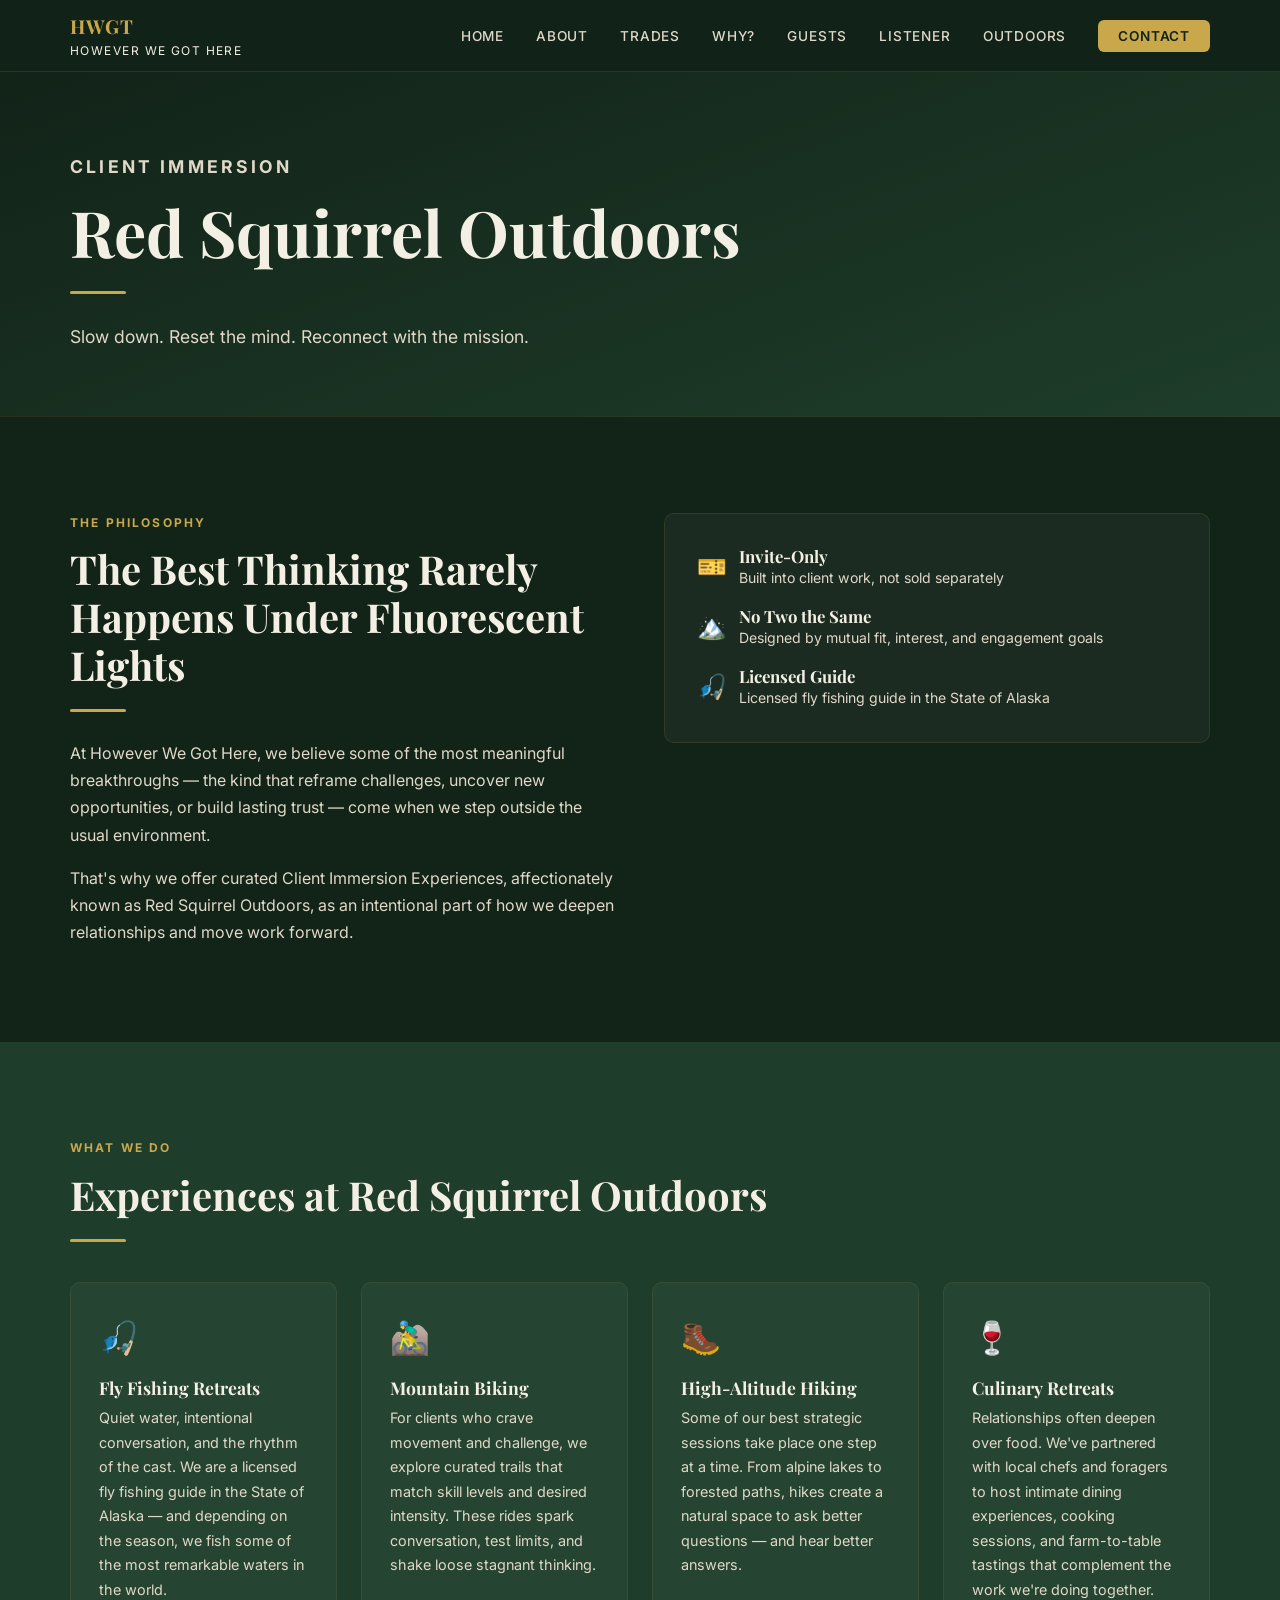
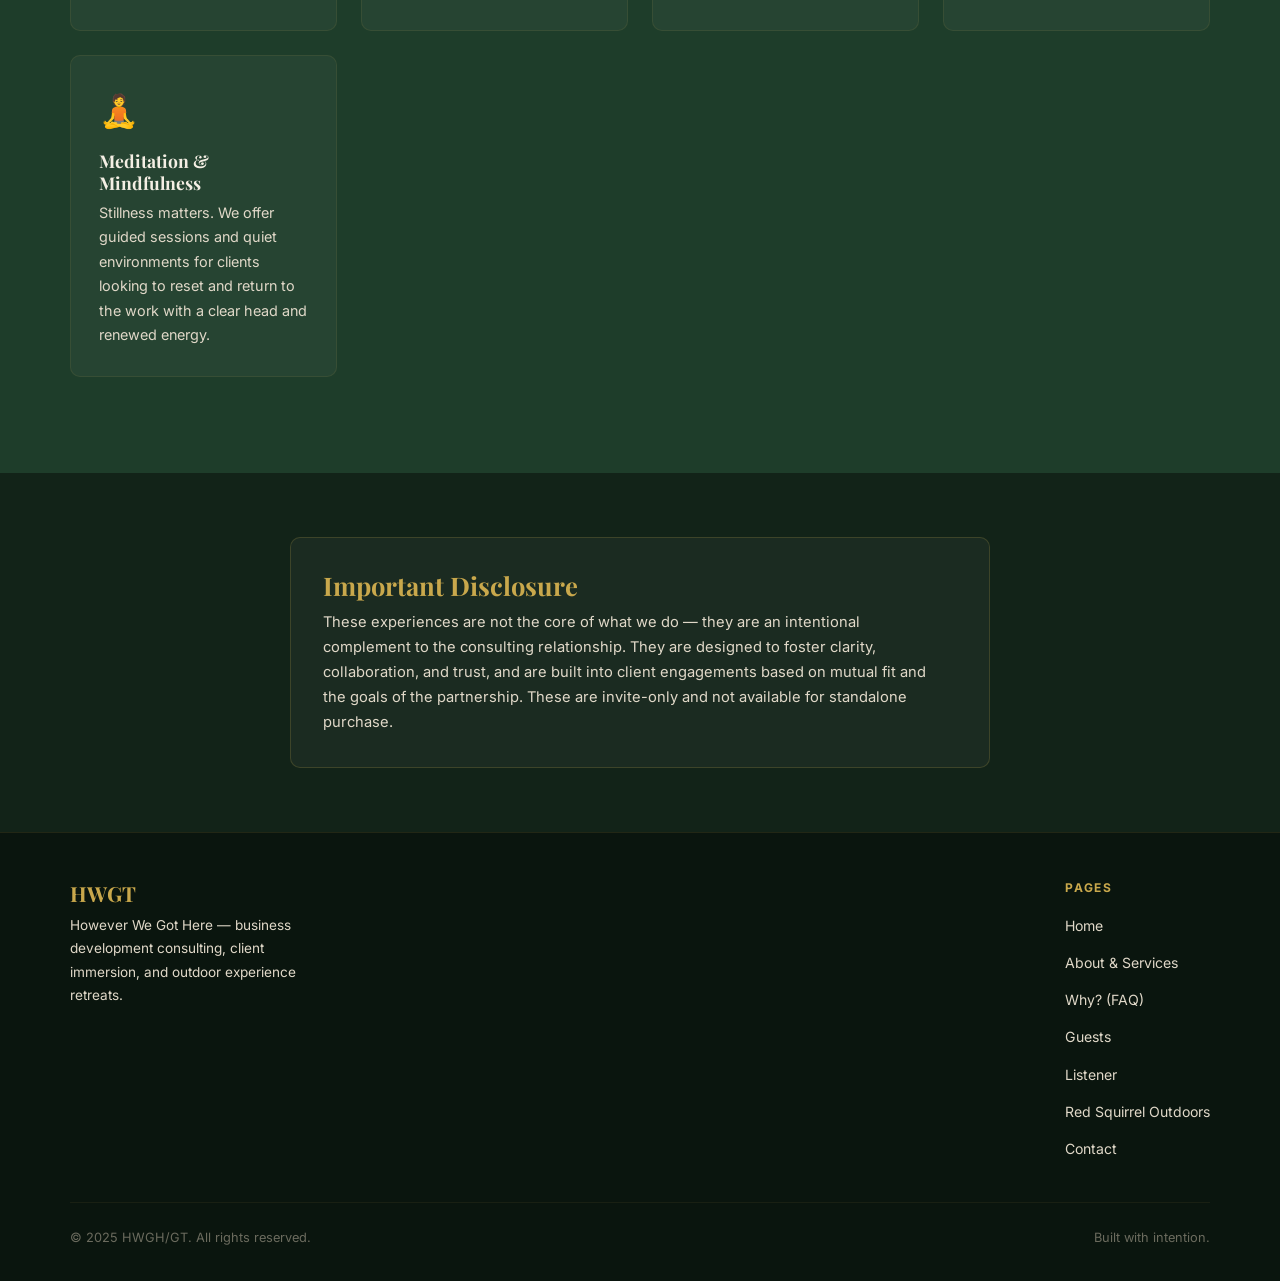
<file: mnt/outputs/hwgt-website/outdoors/index.html>
<!DOCTYPE html>
<html lang="en">
<head>
  <meta charset="UTF-8" />
  <meta name="viewport" content="width=device-width, initial-scale=1.0" />
  <title>Red Squirrel Outdoors | However We Got Here</title>
  <meta name="description" content="Invite-only client immersion experiences — fly fishing in Alaska, mountain biking, alpine hikes, culinary retreats, and more." />
  <link rel="preconnect" href="https://fonts.googleapis.com" />
  <link rel="preconnect" href="https://fonts.gstatic.com" crossorigin />
  <link href="https://fonts.googleapis.com/css2?family=Inter:wght@400;500;600;700&family=Playfair+Display:ital,wght@0,700;1,700&display=swap" rel="stylesheet" />
  <link rel="stylesheet" href="../css/style.css" />
</head>
<body class="page-body">

  <!-- Navigation -->
  <nav class="nav">
    <div class="nav-inner">
      <a href="/" class="nav-logo">
        HWGT
        <span>However We Got Here</span>
      </a>
      <button class="nav-toggle" aria-label="Toggle menu">
        <span></span><span></span><span></span>
      </button>
      <ul class="nav-links">
        <li><a href="/">Home</a></li>
        <li><a href="/about/">About</a></li>
        <li><a href="/trades/">Trades</a></li>
        <li><a href="/why/">Why?</a></li>
        <li><a href="/guests/">Guests</a></li>
        <li><a href="/listener/">Listener</a></li>
        <li><a href="/outdoors/">Outdoors</a></li>
        <li><a href="/contact/" class="nav-cta">Contact</a></li>
      </ul>
    </div>
  </nav>

  <!-- Page Hero -->
  <section class="page-hero">
    <div class="container">
      <p class="section-label">Client Immersion</p>
      <h1>Red Squirrel Outdoors</h1>
      <div class="divider"></div>
      <p>Slow down. Reset the mind. Reconnect with the mission.</p>
    </div>
  </section>

  <!-- Intro -->
  <section class="section section-dark">
    <div class="container">
      <div class="grid-2">
        <div>
          <p class="section-label">The Philosophy</p>
          <h2>The Best Thinking Rarely Happens Under Fluorescent Lights</h2>
          <div class="divider"></div>
          <p style="color:var(--cream-dark);">
            At However We Got Here, we believe some of the most meaningful breakthroughs — the kind that reframe challenges, uncover new opportunities, or build lasting trust — come when we step outside the usual environment.
          </p>
          <p class="mt-16" style="color:var(--cream-dark);">
            That's why we offer curated Client Immersion Experiences, affectionately known as Red Squirrel Outdoors, as an intentional part of how we deepen relationships and move work forward.
          </p>
        </div>
        <div>
          <div class="card">
            <div style="display:flex;flex-direction:column;gap:16px;">
              <div style="display:flex;align-items:center;gap:12px;">
                <span style="font-size:1.5rem;">🎫</span>
                <div>
                  <h4>Invite-Only</h4>
                  <p style="font-size:0.88rem;color:var(--cream-dark);">Built into client work, not sold separately</p>
                </div>
              </div>
              <div style="display:flex;align-items:center;gap:12px;">
                <span style="font-size:1.5rem;">🏔️</span>
                <div>
                  <h4>No Two the Same</h4>
                  <p style="font-size:0.88rem;color:var(--cream-dark);">Designed by mutual fit, interest, and engagement goals</p>
                </div>
              </div>
              <div style="display:flex;align-items:center;gap:12px;">
                <span style="font-size:1.5rem;">🎣</span>
                <div>
                  <h4>Licensed Guide</h4>
                  <p style="font-size:0.88rem;color:var(--cream-dark);">Licensed fly fishing guide in the State of Alaska</p>
                </div>
              </div>
            </div>
          </div>
        </div>
      </div>
    </div>
  </section>

  <!-- Activities -->
  <section class="section section-mid">
    <div class="container">
      <p class="section-label">What We Do</p>
      <h2 class="mb-16">Experiences at Red Squirrel Outdoors</h2>
      <div class="divider"></div>
      <div class="activity-grid mt-40">
        <div class="activity-card">
          <div class="emoji">🎣</div>
          <h3>Fly Fishing Retreats</h3>
          <p>Quiet water, intentional conversation, and the rhythm of the cast. We are a licensed fly fishing guide in the State of Alaska — and depending on the season, we fish some of the most remarkable waters in the world.</p>
        </div>
        <div class="activity-card">
          <div class="emoji">🚵‍♂️</div>
          <h3>Mountain Biking</h3>
          <p>For clients who crave movement and challenge, we explore curated trails that match skill levels and desired intensity. These rides spark conversation, test limits, and shake loose stagnant thinking.</p>
        </div>
        <div class="activity-card">
          <div class="emoji">🥾</div>
          <h3>High-Altitude Hiking</h3>
          <p>Some of our best strategic sessions take place one step at a time. From alpine lakes to forested paths, hikes create a natural space to ask better questions — and hear better answers.</p>
        </div>
        <div class="activity-card">
          <div class="emoji">🍷</div>
          <h3>Culinary Retreats</h3>
          <p>Relationships often deepen over food. We've partnered with local chefs and foragers to host intimate dining experiences, cooking sessions, and farm-to-table tastings that complement the work we're doing together.</p>
        </div>
        <div class="activity-card">
          <div class="emoji">🧘</div>
          <h3>Meditation & Mindfulness</h3>
          <p>Stillness matters. We offer guided sessions and quiet environments for clients looking to reset and return to the work with a clear head and renewed energy.</p>
        </div>
      </div>
    </div>
  </section>

  <!-- Disclosure -->
  <section class="section-sm section-dark">
    <div class="container" style="max-width:700px;">
      <div class="card" style="border-color:rgba(201,168,76,0.2);">
        <h3 class="gold mb-16">Important Disclosure</h3>
        <p style="color:var(--cream-dark);font-size:0.92rem;">
          These experiences are not the core of what we do — they are an intentional complement to the consulting relationship. They are designed to foster clarity, collaboration, and trust, and are built into client engagements based on mutual fit and the goals of the partnership. These are invite-only and not available for standalone purchase.
        </p>
      </div>
    </div>
  </section>

  <!-- Footer -->
  <footer class="footer">
    <div class="container">
      <div class="footer-inner">
        <div class="footer-brand">
          <h3>HWGT</h3>
          <p>However We Got Here — business development consulting, client immersion, and outdoor experience retreats.</p>
        </div>
        <div class="footer-nav">
          <h4>Pages</h4>
          <ul>
            <li><a href="/">Home</a></li>
            <li><a href="/about/">About & Services</a></li>
            <li><a href="/why/">Why? (FAQ)</a></li>
            <li><a href="/guests/">Guests</a></li>
            <li><a href="/listener/">Listener</a></li>
            <li><a href="/outdoors/">Red Squirrel Outdoors</a></li>
            <li><a href="/contact/">Contact</a></li>
          </ul>
        </div>
      </div>
      <div class="footer-bottom">
        <span>© 2025 HWGH/GT. All rights reserved.</span>
        <span>Built with intention.</span>
      </div>
    </div>
  </footer>

  <script src="../js/main.js"></script>
</body>
</html>
</file>
<file: css/style.css>
/* ============================================================
   HWGT — However We Got Here
   Shared Stylesheet
   ============================================================ */

/* --- Variables & Reset --- */
:root {
  --green-dark:   #252A2C;
  --green-mid:    #3D4A46;
  --green-accent: #5E6E66;
  --gold:         #B5754A;
  --gold-light:   #C9956A;
  --cream:        #E2D6C4;
  --cream-dark:   #CAC0AC;
  --white:        #F2EDE4;
  --text-dark:    #1A1A18;
  --text-muted:   #7A7060;
  --nav-height:   72px;
  --radius:       6px;
  --transition:   0.25s ease;
}

*, *::before, *::after { box-sizing: border-box; margin: 0; padding: 0; }

html { scroll-behavior: smooth; font-size: 16px; }

body {
  font-family: 'Inter', 'Helvetica Neue', sans-serif;
  background: var(--green-dark);
  color: var(--cream);
  line-height: 1.7;
  min-height: 100vh;
}

img { max-width: 100%; display: block; }
a  { color: inherit; text-decoration: none; }

/* --- Typography --- */
h1, h2, h3, h4 {
  font-family: 'Playfair Display', Georgia, serif;
  line-height: 1.2;
  font-weight: 700;
}
h1 { font-size: clamp(2.2rem, 5vw, 4rem); }
h2 { font-size: clamp(1.6rem, 3.5vw, 2.5rem); }
h3 { font-size: clamp(1.2rem, 2.5vw, 1.6rem); }
h4 { font-size: 1.05rem; }
p  { max-width: 68ch; }

.serif   { font-family: 'Playfair Display', Georgia, serif; }
.gold    { color: var(--gold); }
.muted   { color: var(--text-muted); }
.center  { text-align: center; }
.wide-p p { max-width: 80ch; }

/* --- Layout Helpers --- */
.container {
  width: min(1140px, 92%);
  margin-inline: auto;
}
.section {
  padding: 96px 0;
}
.section-sm {
  padding: 64px 0;
}
.grid-2 {
  display: grid;
  grid-template-columns: 1fr 1fr;
  gap: 48px;
  align-items: start;
}
.grid-3 {
  display: grid;
  grid-template-columns: repeat(3, 1fr);
  gap: 32px;
}
@media (max-width: 768px) {
  .grid-2 { grid-template-columns: 1fr; gap: 32px; }
  .grid-3 { grid-template-columns: 1fr; gap: 24px; }
}

/* --- Navigation --- */
.nav {
  position: fixed;
  top: 0;
  left: 0;
  right: 0;
  z-index: 100;
  height: var(--nav-height);
  background: rgba(18, 35, 24, 0.96);
  backdrop-filter: blur(12px);
  border-bottom: 1px solid rgba(181, 117, 74, 0.15);
  display: flex;
  align-items: center;
}
.nav-inner {
  width: min(1140px, 92%);
  margin-inline: auto;
  display: flex;
  align-items: center;
  justify-content: space-between;
}
.nav-logo {
  font-family: 'Playfair Display', Georgia, serif;
  font-size: 1.2rem;
  font-weight: 700;
  color: var(--gold);
  letter-spacing: 0.03em;
  white-space: nowrap;
}
.nav-logo span {
  color: var(--cream);
  font-size: 0.75rem;
  display: block;
  font-family: 'Inter', sans-serif;
  font-weight: 400;
  letter-spacing: 0.12em;
  text-transform: uppercase;
  margin-top: -2px;
}
.nav-links {
  display: flex;
  gap: 32px;
  list-style: none;
  align-items: center;
}
.nav-links a {
  font-size: 0.85rem;
  font-weight: 500;
  letter-spacing: 0.06em;
  text-transform: uppercase;
  color: var(--cream-dark);
  transition: color var(--transition);
  padding: 4px 0;
  border-bottom: 2px solid transparent;
}
.nav-links a:hover,
.nav-links a.active {
  color: var(--gold);
  border-bottom-color: var(--gold);
}
.nav-cta {
  background: var(--gold) !important;
  color: var(--green-dark) !important;
  padding: 8px 20px !important;
  border-radius: var(--radius) !important;
  border-bottom: none !important;
  font-weight: 600 !important;
}
.nav-cta:hover {
  background: var(--gold-light) !important;
}

/* Hamburger */
.nav-toggle {
  display: none;
  flex-direction: column;
  gap: 5px;
  cursor: pointer;
  padding: 4px;
  background: none;
  border: none;
}
.nav-toggle span {
  display: block;
  width: 24px;
  height: 2px;
  background: var(--cream);
  border-radius: 2px;
  transition: var(--transition);
}
.nav-toggle.open span:nth-child(1) { transform: rotate(45deg) translate(5px, 5px); }
.nav-toggle.open span:nth-child(2) { opacity: 0; }
.nav-toggle.open span:nth-child(3) { transform: rotate(-45deg) translate(5px, -5px); }

@media (max-width: 900px) {
  .nav-toggle { display: flex; }
  .nav-links {
    display: none;
    position: absolute;
    top: var(--nav-height);
    left: 0;
    right: 0;
    background: var(--green-dark);
    flex-direction: column;
    gap: 0;
    padding: 16px 0 24px;
    border-bottom: 1px solid rgba(181, 117, 74, 0.15);
  }
  .nav-links.open { display: flex; }
  .nav-links li { width: 100%; }
  .nav-links a {
    display: block;
    padding: 12px 24px;
    border-bottom: none !important;
  }
  .nav-cta {
    margin: 8px 24px 0 !important;
    text-align: center !important;
    display: block !important;
    padding: 12px 20px !important;
  }
}

/* Page offset for fixed nav */
.page-body { padding-top: var(--nav-height); }

/* --- Divider --- */
.divider {
  width: 56px;
  height: 3px;
  background: var(--gold);
  border-radius: 2px;
  margin: 20px 0 28px;
}
.divider.center { margin-inline: auto; }

/* --- Buttons --- */
.btn {
  display: inline-block;
  padding: 14px 32px;
  border-radius: var(--radius);
  font-weight: 600;
  font-size: 0.9rem;
  letter-spacing: 0.04em;
  cursor: pointer;
  transition: var(--transition);
  border: 2px solid transparent;
}
.btn-gold {
  background: var(--gold);
  color: var(--green-dark);
}
.btn-gold:hover {
  background: var(--gold-light);
}
.btn-outline {
  background: transparent;
  border-color: var(--gold);
  color: var(--gold);
}
.btn-outline:hover {
  background: var(--gold);
  color: var(--green-dark);
}

/* --- Hero --- */
.hero {
  background: linear-gradient(160deg, var(--green-dark) 0%, var(--green-mid) 60%, #141819 100%);
  min-height: calc(100vh - var(--nav-height));
  display: flex;
  align-items: center;
  position: relative;
  overflow: hidden;
}
.hero::before {
  content: '';
  position: absolute;
  inset: 0;
  background: radial-gradient(ellipse 70% 60% at 70% 50%, rgba(94,110,102,0.15) 0%, transparent 70%);
  pointer-events: none;
}
.hero-content { position: relative; z-index: 1; }
.hero-eyebrow {
  font-size: 0.8rem;
  font-weight: 600;
  letter-spacing: 0.2em;
  text-transform: uppercase;
  color: var(--gold);
  margin-bottom: 20px;
}
.hero h1 { margin-bottom: 24px; }
.hero h1 em {
  font-style: italic;
  color: var(--gold);
}
.hero-sub {
  font-size: 1.1rem;
  color: var(--cream-dark);
  margin-bottom: 40px;
  max-width: 52ch;
}
.hero-actions { display: flex; gap: 16px; flex-wrap: wrap; }

/* Decorative corner accent */
.hero-accent {
  position: absolute;
  right: -60px;
  top: 50%;
  transform: translateY(-50%);
  width: 500px;
  height: 500px;
  border-radius: 50%;
  border: 1px solid rgba(181,117,74,0.08);
  pointer-events: none;
}
.hero-accent::before {
  content: '';
  position: absolute;
  inset: 60px;
  border-radius: 50%;
  border: 1px solid rgba(181,117,74,0.06);
}
@media (max-width: 768px) { .hero-accent { display: none; } }

/* --- Section Styles --- */
.section-label {
  font-size: 0.75rem;
  font-weight: 700;
  letter-spacing: 0.18em;
  text-transform: uppercase;
  color: var(--gold);
  margin-bottom: 12px;
}
.section-dark {
  background: var(--green-dark);
}
.section-mid {
  background: var(--green-mid);
}
.section-cream {
  background: var(--cream);
  color: var(--text-dark);
}
.section-cream .divider { background: var(--gold); }
.section-cream .section-label { color: var(--green-accent); }
.section-cream h2, .section-cream h3 { color: var(--green-dark); }
.section-cream p { color: #3A3A30; }

/* --- Card --- */
.card {
  background: rgba(255,255,255,0.04);
  border: 1px solid rgba(181,117,74,0.12);
  border-radius: 10px;
  padding: 32px;
  transition: var(--transition);
}
.card:hover {
  background: rgba(255,255,255,0.07);
  border-color: rgba(181,117,74,0.25);
  transform: translateY(-2px);
}
.card-icon {
  font-size: 2rem;
  margin-bottom: 16px;
}
.card h3 { margin-bottom: 10px; }
.card p { color: var(--cream-dark); font-size: 0.95rem; }

/* --- Check List --- */
.check-list {
  list-style: none;
  display: flex;
  flex-direction: column;
  gap: 16px;
}
.check-list li {
  display: flex;
  gap: 14px;
  align-items: flex-start;
}
.check-list li::before {
  content: '✓';
  flex-shrink: 0;
  width: 24px;
  height: 24px;
  border-radius: 50%;
  background: rgba(94,110,102,0.3);
  border: 1px solid var(--green-accent);
  color: var(--gold);
  display: flex;
  align-items: center;
  justify-content: center;
  font-size: 0.75rem;
  font-weight: 700;
  margin-top: 2px;
}
.check-list li strong { color: var(--gold-light); }
.check-list li p { color: var(--cream-dark); font-size: 0.92rem; max-width: none; }

/* --- Quote / Testimonial --- */
.quote-card {
  background: rgba(255,255,255,0.04);
  border-left: 3px solid var(--gold);
  border-radius: 0 10px 10px 0;
  padding: 28px 32px;
}
.quote-card blockquote {
  font-family: 'Playfair Display', serif;
  font-size: 1.15rem;
  font-style: italic;
  margin-bottom: 16px;
  color: var(--cream);
}
.quote-card cite {
  font-size: 0.85rem;
  color: var(--gold);
  font-style: normal;
  font-weight: 600;
  letter-spacing: 0.04em;
}
.quote-card .cite-title {
  font-size: 0.8rem;
  color: var(--cream-dark);
  margin-top: 2px;
  font-weight: 400;
}

/* --- FAQ Accordion --- */
.faq-item {
  border-bottom: 1px solid rgba(181,117,74,0.15);
}
.faq-question {
  width: 100%;
  background: none;
  border: none;
  color: var(--cream);
  font-family: 'Inter', sans-serif;
  font-size: 1rem;
  font-weight: 600;
  text-align: left;
  padding: 24px 0;
  cursor: pointer;
  display: flex;
  justify-content: space-between;
  align-items: center;
  gap: 16px;
  transition: color var(--transition);
}
.faq-question:hover { color: var(--gold); }
.faq-icon {
  flex-shrink: 0;
  width: 24px;
  height: 24px;
  border: 1px solid currentColor;
  border-radius: 50%;
  display: flex;
  align-items: center;
  justify-content: center;
  font-size: 1rem;
  transition: transform var(--transition);
}
.faq-item.open .faq-icon { transform: rotate(45deg); color: var(--gold); }
.faq-answer {
  overflow: hidden;
  max-height: 0;
  transition: max-height 0.35s ease;
}
.faq-answer-inner {
  padding-bottom: 24px;
  color: var(--cream-dark);
  font-size: 0.97rem;
  line-height: 1.75;
}

/* --- Contact Form --- */
.form-group {
  display: flex;
  flex-direction: column;
  gap: 8px;
  margin-bottom: 20px;
}
.form-group label {
  font-size: 0.85rem;
  font-weight: 600;
  letter-spacing: 0.05em;
  text-transform: uppercase;
  color: var(--cream-dark);
}
.form-group input,
.form-group textarea,
.form-group select {
  background: rgba(255,255,255,0.06);
  border: 1px solid rgba(181,117,74,0.2);
  border-radius: var(--radius);
  color: var(--cream);
  padding: 12px 16px;
  font-size: 1rem;
  font-family: inherit;
  transition: border-color var(--transition);
  width: 100%;
}
.form-group input:focus,
.form-group textarea:focus {
  outline: none;
  border-color: var(--gold);
}
.form-group textarea { min-height: 120px; resize: vertical; }
.form-group input::placeholder,
.form-group textarea::placeholder { color: rgba(240,235,220,0.35); }

.checkbox-row {
  display: flex;
  align-items: center;
  gap: 10px;
  cursor: pointer;
  font-size: 0.9rem;
  color: var(--cream-dark);
  margin-bottom: 24px;
}
.checkbox-row input[type="checkbox"] {
  width: 18px;
  height: 18px;
  accent-color: var(--gold);
  cursor: pointer;
  flex-shrink: 0;
}

/* --- Outdoors Activities --- */
.activity-grid {
  display: grid;
  grid-template-columns: repeat(auto-fit, minmax(260px, 1fr));
  gap: 24px;
}
.activity-card {
  background: rgba(255,255,255,0.04);
  border: 1px solid rgba(181,117,74,0.1);
  border-radius: 10px;
  padding: 28px;
  transition: var(--transition);
}
.activity-card:hover {
  background: rgba(255,255,255,0.07);
  border-color: rgba(181,117,74,0.25);
}
.activity-card .emoji { font-size: 2rem; margin-bottom: 12px; }
.activity-card h3 { font-size: 1.1rem; margin-bottom: 8px; }
.activity-card p { font-size: 0.9rem; color: var(--cream-dark); max-width: none; }

/* --- Process Steps --- */
.steps { display: flex; flex-direction: column; gap: 32px; }
.step { display: flex; gap: 24px; align-items: flex-start; }
.step-num {
  flex-shrink: 0;
  width: 44px;
  height: 44px;
  border-radius: 50%;
  background: rgba(181,117,74,0.12);
  border: 1px solid var(--gold);
  color: var(--gold);
  font-weight: 700;
  font-size: 0.9rem;
  display: flex;
  align-items: center;
  justify-content: center;
}
.step h4 { color: var(--gold-light); margin-bottom: 6px; }
.step p  { font-size: 0.92rem; color: var(--cream-dark); max-width: none; }

/* --- Footer --- */
.footer {
  background: #141819;
  border-top: 1px solid rgba(181,117,74,0.12);
  padding: 48px 0 32px;
}
.footer-inner {
  display: flex;
  justify-content: space-between;
  align-items: flex-start;
  gap: 32px;
  flex-wrap: wrap;
  margin-bottom: 40px;
}
.footer-brand h3 {
  font-family: 'Playfair Display', serif;
  font-size: 1.3rem;
  color: var(--gold);
  margin-bottom: 8px;
}
.footer-brand p {
  font-size: 0.85rem;
  color: var(--cream-dark);
  max-width: 28ch;
}
.footer-nav h4 {
  font-size: 0.75rem;
  letter-spacing: 0.15em;
  text-transform: uppercase;
  color: var(--gold);
  margin-bottom: 16px;
  font-family: 'Inter', sans-serif;
}
.footer-nav ul { list-style: none; display: flex; flex-direction: column; gap: 10px; }
.footer-nav a { font-size: 0.88rem; color: var(--cream-dark); transition: color var(--transition); }
.footer-nav a:hover { color: var(--gold); }
.footer-bottom {
  border-top: 1px solid rgba(181,117,74,0.08);
  padding-top: 24px;
  display: flex;
  justify-content: space-between;
  align-items: center;
  gap: 16px;
  flex-wrap: wrap;
  font-size: 0.8rem;
  color: var(--text-muted);
}

/* --- Page Hero (inner pages) --- */
.page-hero {
  background: linear-gradient(160deg, var(--green-dark) 0%, var(--green-mid) 100%);
  padding: 80px 0 64px;
  border-bottom: 1px solid rgba(181,117,74,0.1);
}
.page-hero h1 { margin-bottom: 12px; }
.page-hero p { font-size: 1.1rem; color: var(--cream-dark); }

/* --- Tag / Pill --- */
.pill {
  display: inline-block;
  background: rgba(181,117,74,0.12);
  border: 1px solid rgba(181,117,74,0.25);
  color: var(--gold);
  font-size: 0.75rem;
  font-weight: 600;
  letter-spacing: 0.08em;
  text-transform: uppercase;
  padding: 4px 12px;
  border-radius: 100px;
}

/* --- Utility spacing --- */
.mt-8  { margin-top: 8px; }
.mt-16 { margin-top: 16px; }
.mt-24 { margin-top: 24px; }
.mt-40 { margin-top: 40px; }
.mb-8  { margin-bottom: 8px; }
.mb-16 { margin-bottom: 16px; }
.mb-24 { margin-bottom: 24px; }
.mb-40 { margin-bottom: 40px; }
.mb-48 { margin-bottom: 48px; }
.gap-16 { gap: 16px; }
</file>
<file: hwgt-website/css/style.css>
/* ============================================================
   HWGT â style.css â 2026 redesign
   ============================================================ */

/* ââ Custom Properties âââââââââââââââââââââââââââââââââââââââ */
:root {
  --bg:            #0D1117;
  --bg-mid:        #131920;
  --bg-raised:     #1A2130;
  --border:        rgba(255,255,255,0.07);
  --border-gold:   rgba(200,140,80,0.3);

  --gold:          #C8894F;
  --gold-light:    #DBA872;
  --gold-dim:      rgba(200,137,79,0.12);
  --gold-glow:     rgba(200,137,79,0.25);

  --cream:         #F0E6D2;
  --cream-mid:     #C4AD96;
  --cream-dim:     rgba(192,173,150,0.7);
  --muted:         #6E6560;

  --radius-sm:     8px;
  --radius-md:     14px;
  --radius-lg:     20px;

  --transition:    0.22s cubic-bezier(0.4,0,0.2,1);
}

/* ââ Reset ââââââââââââââââââââââââââââââââââââââââââââââââââââ */
*, *::before, *::after { box-sizing: border-box; margin: 0; padding: 0; }
html { scroll-behavior: smooth; font-size: 16px; }
body {
  font-family: 'Inter', -apple-system, BlinkMacSystemFont, sans-serif;
  background: var(--bg);
  color: var(--cream-mid);
  line-height: 1.7;
  -webkit-font-smoothing: antialiased;
  -moz-osx-font-smoothing: grayscale;
  overflow-x: hidden;
}
img { max-width: 100%; display: block; }
a { text-decoration: none; color: var(--gold); }

/* ââ Typography âââââââââââââââââââââââââââââââââââââââââââââââ */
h1, h2, h3, h4 { color: var(--cream); font-weight: 700; line-height: 1.15; }

.serif,
h1.serif, h2.serif {
  font-family: 'Playfair Display', Georgia, serif;
}

h1 { font-size: clamp(2.6rem, 5.5vw, 4.4rem); letter-spacing: -0.03em; }
h2 { font-size: clamp(1.9rem, 3.8vw, 3rem); letter-spacing: -0.025em; }
h3 { font-size: 1.05rem; font-weight: 600; letter-spacing: -0.01em; line-height: 1.4; }
p  { font-size: 1rem; line-height: 1.8; color: var(--cream-mid); }

/* ââ Container ââââââââââââââââââââââââââââââââââââââââââââââââ */
.container {
  max-width: 1160px;
  margin: 0 auto;
  padding: 0 28px;
}

/* ââ Utilities ââââââââââââââââââââââââââââââââââââââââââââââââ */
.mt-24 { margin-top: 24px; }
.mt-40 { margin-top: 40px; }
.mb-16 { margin-bottom: 16px; }
.mb-24 { margin-bottom: 24px; }
.mb-40 { margin-bottom: 40px; }
.center { text-align: center; }
.center p, .center h2 { margin-left: auto; margin-right: auto; }

.wide-p {
  max-width: 640px;
  margin-left: auto;
  margin-right: auto;
  font-size: 1.05rem;
  line-height: 1.85;
  color: var(--cream-dim);
}

/* ââ Section Label ââââââââââââââââââââââââââââââââââââââââââââ */
.section-label {
  display: inline-flex;
  align-items: center;
  gap: 10px;
  font-size: 0.7rem;
  font-weight: 700;
  letter-spacing: 0.14em;
  text-transform: uppercase;
  color: var(--gold);
  margin-bottom: 16px;
}
.section-label::before {
  content: '';
  display: block;
  width: 24px;
  height: 1.5px;
  background: var(--gold);
  flex-shrink: 0;
}

/* ââ Pill âââââââââââââââââââââââââââââââââââââââââââââââââââââ */
.pill {
  display: inline-block;
  font-size: 0.68rem;
  font-weight: 700;
  letter-spacing: 0.12em;
  text-transform: uppercase;
  color: var(--gold);
  background: var(--gold-dim);
  border: 1px solid var(--border-gold);
  padding: 5px 14px;
  border-radius: 100px;
  margin-bottom: 18px;
}

/* ââ Buttons ââââââââââââââââââââââââââââââââââââââââââââââââââ */
.btn {
  display: inline-flex;
  align-items: center;
  justify-content: center;
  gap: 8px;
  padding: 13px 30px;
  border-radius: var(--radius-sm);
  font-size: 0.88rem;
  font-weight: 600;
  letter-spacing: 0.015em;
  text-decoration: none;
  transition: all var(--transition);
  cursor: pointer;
  border: none;
  white-space: nowrap;
  position: relative;
}

.btn-gold {
  background: var(--gold);
  color: #0D1117;
}
.btn-gold:hover {
  background: var(--gold-light);
  color: #0D1117;
  transform: translateY(-2px);
  box-shadow: 0 10px 32px var(--gold-glow);
}

.btn-outline {
  background: transparent;
  color: var(--cream);
  border: 1.5px solid rgba(240,230,212,0.2);
}
.btn-outline:hover {
  border-color: rgba(240,230,212,0.45);
  background: rgba(255,255,255,0.04);
  color: var(--cream);
  transform: translateY(-2px);
}

/* ââ NAV ââââââââââââââââââââââââââââââââââââââââââââââââââââââ */
.nav {
  position: fixed;
  top: 0;
  left: 0;
  right: 0;
  z-index: 200;
  background: rgba(13,17,23,0.82);
  backdrop-filter: blur(12px) saturate(1.4);
  -webkit-backdrop-filter: blur(12px) saturate(1.4);
  transition: background var(--transition), backdrop-filter var(--transition), border-color var(--transition), box-shadow var(--transition);
  border-bottom: 1px solid transparent;
}

.nav.scrolled {
  background: rgba(13,17,23,0.82);
  backdrop-filter: blur(24px) saturate(1.4);
  -webkit-backdrop-filter: blur(24px) saturate(1.4);
  border-color: var(--border);
  box-shadow: 0 1px 40px rgba(0,0,0,0.4);
}

.nav-inner {
  max-width: 1160px;
  margin: 0 auto;
  padding: 0 28px;
  height: 72px;
  display: flex;
  align-items: center;
  gap: 0;
}

.nav-logo {
  display: flex;
  align-items: center;
  margin-right: 40px;
}
.nav-logo img { height: 34px; width: auto; flex-shrink: 0; }

.nav-links {
  display: flex;
  list-style: none;
  gap: 2px;
  flex: 1;
  margin: 0;
  padding: 0;
}

.nav-links a {
  color: var(--cream-dim);
  font-size: 0.875rem;
  font-weight: 500;
  padding: 7px 14px;
  border-radius: 6px;
  transition: color var(--transition), background var(--transition);
  display: block;
}
.nav-links a:hover {
  color: var(--cream);
  background: rgba(255,255,255,0.06);
}
.nav-links a.active {
  color: var(--cream);
  background: rgba(255,255,255,0.05);
}

.nav-toggle {
  display: none;
  background: none;
  border: none;
  color: var(--cream);
  cursor: pointer;
  font-size: 1.3rem;
  padding: 8px;
  margin-left: auto;
  line-height: 1;
}

.nav-cta { margin-left: auto; }

/* ââ HERO âââââââââââââââââââââââââââââââââââââââââââââââââââââ */
.hero {
  position: relative;
  min-height: 100vh;
  display: flex;
  align-items: center;
  background: var(--bg);
  overflow: hidden;
}

.hero-video-wrap {
  position: absolute;
  inset: 0;
  z-index: 0;
}

.hero-video-wrap video {
  width: 100%;
  height: 100%;
  object-fit: cover;
  object-position: center;
  display: block;
}

.hero-video-overlay {
  position: absolute;
  inset: 0;
  background: linear-gradient(
    135deg,
    rgba(13,17,23,0.72) 0%,
    rgba(13,17,23,0.45) 45%,
    rgba(13,17,23,0.62) 100%
  );
}

/* Bottom gradient to blend into next section */
.hero::after {
  content: '';
  position: absolute;
  bottom: 0;
  left: 0;
  right: 0;
  height: 200px;
  background: linear-gradient(to bottom, transparent, var(--bg));
  z-index: 1;
  pointer-events: none;
}

.hero .container {
  position: relative;
  z-index: 2;
  padding-top: 120px;
  padding-bottom: 140px;
  width: 100%;
}

.hero-content {
  max-width: 660px;
}

.hero-eyebrow {
  display: inline-flex;
  align-items: center;
  gap: 10px;
  font-size: 0.72rem;
  font-weight: 700;
  letter-spacing: 0.16em;
  text-transform: uppercase;
  color: var(--gold);
  margin-bottom: 24px;
}
.hero-eyebrow::before {
  content: '';
  width: 28px;
  height: 1.5px;
  background: var(--gold);
  display: block;
  flex-shrink: 0;
}

.hero h1 {
  font-family: 'Playfair Display', Georgia, serif;
  font-size: clamp(3rem, 6vw, 5rem);
  font-weight: 700;
  color: var(--cream);
  line-height: 1.08;
  letter-spacing: -0.03em;
  margin-bottom: 28px;
}

.hero-sub {
  font-size: 1.05rem;
  line-height: 1.8;
  color: var(--cream-dim);
  max-width: 500px;
  margin-bottom: 44px;
}

.hero-actions {
  display: flex;
  gap: 12px;
  flex-wrap: wrap;
}

/* Scroll indicator */
.hero-scroll {
  position: absolute;
  bottom: 36px;
  left: 50%;
  transform: translateX(-50%);
  z-index: 2;
  display: flex;
  flex-direction: column;
  align-items: center;
  gap: 6px;
}

.hero-scroll-line {
  width: 1px;
  height: 52px;
  background: linear-gradient(to bottom, var(--gold), transparent);
  animation: scrollPulse 2.4s ease-in-out infinite;
  transform-origin: top;
}

@keyframes scrollPulse {
  0%   { opacity: 0.2; transform: scaleY(1); }
  50%  { opacity: 0.9; transform: scaleY(0.5); }
  100% { opacity: 0.2; transform: scaleY(1); }
}

/* ââ PAGE HERO (inner pages) ââââââââââââââââââââââââââââââââââ */
.page-hero {
  padding: 148px 0 88px;
  background: var(--bg);
  border-bottom: 1px solid var(--border);
  position: relative;
}
.page-hero::before {
  content: '';
  position: absolute;
  inset: 0;
  background: radial-gradient(ellipse 70% 60% at 50% 100%, rgba(200,137,79,0.06) 0%, transparent 70%);
  pointer-events: none;
}
.page-hero .container { position: relative; z-index: 1; }
.page-hero h1 {
  font-family: 'Playfair Display', Georgia, serif;
  font-size: clamp(2.2rem, 5vw, 3.8rem);
  margin-bottom: 20px;
  letter-spacing: -0.025em;
}
.page-hero .hero-sub {
  font-size: 1.05rem;
  color: var(--cream-dim);
  max-width: 600px;
  line-height: 1.8;
}

/* ââ SECTIONS âââââââââââââââââââââââââââââââââââââââââââââââââ */
.section {
  padding: 100px 0;
  position: relative;
}

.section-mid {
  background: var(--bg-mid);
}

.section-cream {
  background: var(--bg-raised);
}

/* Radial ambient glow behind headings */
.section > .container > h2,
.section > .container > p.section-label {
  position: relative;
}

/* ââ GRIDS ââââââââââââââââââââââââââââââââââââââââââââââââââââ */
.grid-2 {
  display: grid;
  grid-template-columns: 1fr 1fr;
  gap: 40px;
  align-items: start;
}

.grid-3 {
  display: grid;
  grid-template-columns: repeat(3, 1fr);
  gap: 22px;
}

/* ââ CARDS ââââââââââââââââââââââââââââââââââââââââââââââââââââ */
.card {
  background: rgba(26,33,48,0.55);
  border: 1px solid var(--border);
  border-radius: var(--radius-lg);
  padding: 32px;
  transition: border-color var(--transition), transform var(--transition), box-shadow var(--transition), background var(--transition);
  position: relative;
  overflow: hidden;
}

.card::before {
  content: '';
  position: absolute;
  inset: 0;
  background: linear-gradient(135deg, rgba(200,137,79,0.04) 0%, transparent 60%);
  pointer-events: none;
  opacity: 0;
  transition: opacity var(--transition);
}

.card:hover {
  border-color: var(--border-gold);
  transform: translateY(-3px);
  box-shadow: 0 20px 60px rgba(0,0,0,0.4), 0 0 0 1px rgba(200,137,79,0.08);
  background: rgba(26,33,48,0.75);
}
.card:hover::before { opacity: 1; }

.card h3 {
  color: var(--cream);
  margin-bottom: 12px;
  font-size: 1.05rem;
}

.card > p {
  font-size: 0.94rem;
  line-height: 1.75;
  color: var(--cream-mid);
}

/* ââ CHECK LIST âââââââââââââââââââââââââââââââââââââââââââââââ */
.check-list {
  display: flex;
  flex-direction: column;
  gap: 0;
}

.check-list > div {
  padding: 12px 0 12px 18px;
  border-left: 2px solid rgba(200,137,79,0.2);
  font-size: 0.9rem;
  color: var(--cream-mid);
  line-height: 1.55;
  transition: border-color var(--transition), color var(--transition), padding-left var(--transition);
  border-bottom: 1px solid rgba(255,255,255,0.04);
}
.check-list > div:first-child { border-top: 1px solid rgba(255,255,255,0.04); }

.check-list > div:hover {
  border-left-color: var(--gold);
  color: var(--cream);
  padding-left: 22px;
}

/* ââ LOGO WALL ââââââââââââââââââââââââââââââââââââââââââââââââ */
.logo-wall {
  display: grid;
  grid-template-columns: repeat(3, 1fr);
  gap: 2px;
  margin-top: 8px;
}

.logo-item {
  display: flex;
  flex-direction: column;
  align-items: center;
  justify-content: center;
  text-align: center;
  padding: 20px 12px;
  font-size: 0.78rem;
  font-weight: 700;
  letter-spacing: 0.06em;
  text-transform: uppercase;
  color: var(--cream-mid);
  background: rgba(255,255,255,0.025);
  border: 1px solid var(--border);
  border-radius: var(--radius-sm);
  transition: var(--transition);
  line-height: 1.3;
  min-height: 72px;
}

.logo-item:hover {
  color: var(--cream);
  background: var(--gold-dim);
  border-color: var(--border-gold);
}

.logo-sub {
  display: block;
  font-size: 0.65rem;
  font-weight: 400;
  letter-spacing: 0.03em;
  text-transform: none;
  color: var(--muted);
  margin-top: 3px;
}

/* ââ PAGE BODY ââââââââââââââââââââââââââââââââââââââââââââââââ */
.page-body h2.serif {
  font-size: clamp(1.5rem, 3vw, 2.1rem);
  margin-bottom: 14px;
  margin-top: 0;
  color: var(--cream);
}

.page-body h2.mt-40 { margin-top: 48px; }

.page-body p {
  margin-bottom: 18px;
  font-size: 0.97rem;
  line-height: 1.8;
  color: var(--cream-mid);
}

/* ââ ABOUT PHOTO ââââââââââââââââââââââââââââââââââââââââââââââ */
.about-photo-wrap {
  position: relative;
  border-radius: var(--radius-md);
  overflow: hidden;
  background: var(--bg-raised);
}

.about-photo-wrap img {
  width: 100%;
  height: auto;
  display: block;
  transition: transform 0.6s ease;
}

.about-photo-wrap:hover img {
  transform: scale(1.02);
}

.about-photo-badge {
  position: absolute;
  bottom: 16px;
  left: 16px;
  background: rgba(13,17,23,0.88);
  backdrop-filter: blur(16px);
  -webkit-backdrop-filter: blur(16px);
  border: 1px solid var(--border-gold);
  border-radius: 10px;
  padding: 10px 18px;
  font-size: 0.9rem;
  font-weight: 700;
  color: var(--cream);
  letter-spacing: 0.02em;
}

.about-photo-badge span {
  display: block;
  font-size: 0.7rem;
  font-weight: 500;
  color: var(--gold);
  margin-top: 3px;
  letter-spacing: 0.06em;
  text-transform: uppercase;
}

/* ââ FOOTER âââââââââââââââââââââââââââââââââââââââââââââââââââ */
.footer {
  background: var(--bg);
  border-top: 1px solid var(--border);
  padding-top: 60px;
  position: relative;
}

.footer::before {
  content: '';
  position: absolute;
  top: 0;
  left: 50%;
  transform: translateX(-50%);
  width: 600px;
  height: 1px;
  background: linear-gradient(to right, transparent, var(--gold), transparent);
  opacity: 0.4;
}

.footer-inner {
  display: flex;
  align-items: flex-start;
  justify-content: space-between;
  gap: 40px;
  padding-bottom: 48px;
}

.footer-brand p {
  font-size: 0.84rem;
  color: var(--muted);
  margin-top: 10px;
}

.footer-brand img {
  margin-bottom: 0;
}

.footer-nav {
  display: flex;
  gap: 28px;
  flex-wrap: wrap;
  align-items: center;
}

.footer-nav a {
  font-size: 0.875rem;
  color: var(--cream-mid);
  transition: color var(--transition);
  font-weight: 500;
}
.footer-nav a:hover { color: var(--cream); }

.footer-bottom {
  border-top: 1px solid var(--border);
  padding: 22px 0;
}

.footer-bottom p {
  font-size: 0.8rem;
  color: var(--muted);
}

/* ââ SCROLL ANIMATIONS ââââââââââââââââââââââââââââââââââââââââ */
.fade-up {
  opacity: 0;
  transform: translateY(28px);
  transition: opacity 0.65s ease, transform 0.65s ease;
}
.fade-up.visible {
  opacity: 1;
  transform: translateY(0);
}

/* Staggered delay for grid children */
.grid-2 .fade-up:nth-child(2),
.grid-3 .fade-up:nth-child(2) { transition-delay: 0.1s; }
.grid-3 .fade-up:nth-child(3) { transition-delay: 0.2s; }

/* ââ RESPONSIVE âââââââââââââââââââââââââââââââââââââââââââââââ */
@media (max-width: 900px) {
  .grid-2 { grid-template-columns: 1fr; gap: 28px; }
  .grid-3 { grid-template-columns: 1fr 1fr; }
}

@media (max-width: 640px) {
  .grid-3 { grid-template-columns: 1fr; }
  .nav-links { display: none; }
  .nav-cta { display: none; }
  .nav-toggle { display: block; }
  .nav-links.open {
    display: flex;
    flex-direction: column;
    position: absolute;
    top: 72px;
    left: 0;
    right: 0;
    background: rgba(13,17,23,0.97);
    backdrop-filter: blur(24px);
    -webkit-backdrop-filter: blur(24px);
    border-bottom: 1px solid var(--border);
    padding: 12px 28px 24px;
    gap: 2px;
    z-index: 199;
  }
  .hero h1 { font-size: 2.6rem; }
  .hero-sub { font-size: 1rem; }
  .hero .container { padding-top: 100px; padding-bottom: 100px; }
  .section { padding: 72px 0; }
  .page-hero { padding: 110px 0 60px; }
  .footer-inner { flex-direction: column; gap: 28px; }
  .footer-nav { gap: 16px; }
  .card { padding: 24px; }
  h1 { font-size: 2.2rem; }
  h2 { font-size: 1.7rem; }
  .container { padding: 0 20px; }
}

/* ââ FORM STYLES (contact page) âââââââââââââââââââââââââââââââ */
input, textarea, select {
  width: 100%;
  padding: 13px 16px;
  background: rgba(26,33,48,0.6);
  border: 1.5px solid var(--border);
  border-radius: var(--radius-sm);
  color: var(--cream);
  font-family: inherit;
  font-size: 0.95rem;
  transition: border-color var(--transition), background var(--transition);
  outline: none;
}
input:focus, textarea:focus, select:focus {
  border-color: var(--gold);
  background: rgba(26,33,48,0.9);
}
input::placeholder, textarea::placeholder { color: var(--muted); }
textarea { resize: vertical; min-height: 130px; }
label {
  display: block;
  font-size: 0.82rem;
  font-weight: 600;
  letter-spacing: 0.05em;
  text-transform: uppercase;
  color: var(--cream-mid);
  margin-bottom: 7px;
}
.form-group { margin-bottom: 20px; }
</file>
<file: mnt/outputs/hwgt-website/css/style.css>
/* ============================================================
   HWGT — However We Got Here
   Shared Stylesheet
   ============================================================ */

/* --- Variables & Reset --- */
:root {
  --green-dark:   #122318;
  --green-mid:    #1E3D2A;
  --green-accent: #3D7A52;
  --gold:         #C9A84C;
  --gold-light:   #E2C97E;
  --cream:        #F4EFE4;
  --cream-dark:   #E0D8C8;
  --white:        #FDFAF5;
  --text-dark:    #1A1A1A;
  --text-muted:   #6B6B5E;
  --nav-height:   72px;
  --radius:       6px;
  --transition:   0.25s ease;
}

*, *::before, *::after { box-sizing: border-box; margin: 0; padding: 0; }

html { scroll-behavior: smooth; font-size: 16px; }

body {
  font-family: 'Inter', 'Helvetica Neue', sans-serif;
  background: var(--green-dark);
  color: var(--cream);
  line-height: 1.7;
  min-height: 100vh;
}

img { max-width: 100%; display: block; }
a  { color: inherit; text-decoration: none; }

/* --- Typography --- */
h1, h2, h3, h4 {
  font-family: 'Playfair Display', Georgia, serif;
  line-height: 1.2;
  font-weight: 700;
}
h1 { font-size: clamp(2.2rem, 5vw, 4rem); }
h2 { font-size: clamp(1.6rem, 3.5vw, 2.5rem); }
h3 { font-size: clamp(1.2rem, 2.5vw, 1.6rem); }
h4 { font-size: 1.05rem; }
p  { max-width: 68ch; }

.serif   { font-family: 'Playfair Display', Georgia, serif; }
.gold    { color: var(--gold); }
.muted   { color: var(--text-muted); }
.center  { text-align: center; }
.wide-p p { max-width: 80ch; }

/* --- Layout Helpers --- */
.container {
  width: min(1140px, 92%);
  margin-inline: auto;
}
.section {
  padding: 96px 0;
}
.section-sm {
  padding: 64px 0;
}
.grid-2 {
  display: grid;
  grid-template-columns: 1fr 1fr;
  gap: 48px;
  align-items: start;
}
.grid-3 {
  display: grid;
  grid-template-columns: repeat(3, 1fr);
  gap: 32px;
}
@media (max-width: 768px) {
  .grid-2 { grid-template-columns: 1fr; gap: 32px; }
  .grid-3 { grid-template-columns: 1fr; gap: 24px; }
}

/* --- Navigation --- */
.nav {
  position: fixed;
  top: 0;
  left: 0;
  right: 0;
  z-index: 100;
  height: var(--nav-height);
  background: rgba(18, 35, 24, 0.96);
  backdrop-filter: blur(12px);
  border-bottom: 1px solid rgba(201, 168, 76, 0.15);
  display: flex;
  align-items: center;
}
.nav-inner {
  width: min(1140px, 92%);
  margin-inline: auto;
  display: flex;
  align-items: center;
  justify-content: space-between;
}
.nav-logo {
  font-family: 'Playfair Display', Georgia, serif;
  font-size: 1.2rem;
  font-weight: 700;
  color: var(--gold);
  letter-spacing: 0.03em;
  white-space: nowrap;
}
.nav-logo span {
  color: var(--cream);
  font-size: 0.75rem;
  display: block;
  font-family: 'Inter', sans-serif;
  font-weight: 400;
  letter-spacing: 0.12em;
  text-transform: uppercase;
  margin-top: -2px;
}
.nav-links {
  display: flex;
  gap: 32px;
  list-style: none;
  align-items: center;
}
.nav-links a {
  font-size: 0.85rem;
  font-weight: 500;
  letter-spacing: 0.06em;
  text-transform: uppercase;
  color: var(--cream-dark);
  transition: color var(--transition);
  padding: 4px 0;
  border-bottom: 2px solid transparent;
}
.nav-links a:hover,
.nav-links a.active {
  color: var(--gold);
  border-bottom-color: var(--gold);
}
.nav-cta {
  background: var(--gold) !important;
  color: var(--green-dark) !important;
  padding: 8px 20px !important;
  border-radius: var(--radius) !important;
  border-bottom: none !important;
  font-weight: 600 !important;
}
.nav-cta:hover {
  background: var(--gold-light) !important;
}

/* Hamburger */
.nav-toggle {
  display: none;
  flex-direction: column;
  gap: 5px;
  cursor: pointer;
  padding: 4px;
  background: none;
  border: none;
}
.nav-toggle span {
  display: block;
  width: 24px;
  height: 2px;
  background: var(--cream);
  border-radius: 2px;
  transition: var(--transition);
}
.nav-toggle.open span:nth-child(1) { transform: rotate(45deg) translate(5px, 5px); }
.nav-toggle.open span:nth-child(2) { opacity: 0; }
.nav-toggle.open span:nth-child(3) { transform: rotate(-45deg) translate(5px, -5px); }

@media (max-width: 900px) {
  .nav-toggle { display: flex; }
  .nav-links {
    display: none;
    position: absolute;
    top: var(--nav-height);
    left: 0;
    right: 0;
    background: var(--green-dark);
    flex-direction: column;
    gap: 0;
    padding: 16px 0 24px;
    border-bottom: 1px solid rgba(201, 168, 76, 0.15);
  }
  .nav-links.open { display: flex; }
  .nav-links li { width: 100%; }
  .nav-links a {
    display: block;
    padding: 12px 24px;
    border-bottom: none !important;
  }
  .nav-cta {
    margin: 8px 24px 0 !important;
    text-align: center !important;
    display: block !important;
    padding: 12px 20px !important;
  }
}

/* Page offset for fixed nav */
.page-body { padding-top: var(--nav-height); }

/* --- Divider --- */
.divider {
  width: 56px;
  height: 3px;
  background: var(--gold);
  border-radius: 2px;
  margin: 20px 0 28px;
}
.divider.center { margin-inline: auto; }

/* --- Buttons --- */
.btn {
  display: inline-block;
  padding: 14px 32px;
  border-radius: var(--radius);
  font-weight: 600;
  font-size: 0.9rem;
  letter-spacing: 0.04em;
  cursor: pointer;
  transition: var(--transition);
  border: 2px solid transparent;
}
.btn-gold {
  background: var(--gold);
  color: var(--green-dark);
}
.btn-gold:hover {
  background: var(--gold-light);
}
.btn-outline {
  background: transparent;
  border-color: var(--gold);
  color: var(--gold);
}
.btn-outline:hover {
  background: var(--gold);
  color: var(--green-dark);
}

/* --- Hero --- */
.hero {
  background: linear-gradient(160deg, var(--green-dark) 0%, var(--green-mid) 60%, #0D1F15 100%);
  min-height: calc(100vh - var(--nav-height));
  display: flex;
  align-items: center;
  position: relative;
  overflow: hidden;
}
.hero::before {
  content: '';
  position: absolute;
  inset: 0;
  background: radial-gradient(ellipse 70% 60% at 70% 50%, rgba(61,122,82,0.12) 0%, transparent 70%);
  pointer-events: none;
}
.hero-content { position: relative; z-index: 1; }
.hero-eyebrow {
  font-size: 0.8rem;
  font-weight: 600;
  letter-spacing: 0.2em;
  text-transform: uppercase;
  color: var(--gold);
  margin-bottom: 20px;
}
.hero h1 { margin-bottom: 24px; }
.hero h1 em {
  font-style: italic;
  color: var(--gold);
}
.hero-sub {
  font-size: 1.1rem;
  color: var(--cream-dark);
  margin-bottom: 40px;
  max-width: 52ch;
}
.hero-actions { display: flex; gap: 16px; flex-wrap: wrap; }

/* Decorative corner accent */
.hero-accent {
  position: absolute;
  right: -60px;
  top: 50%;
  transform: translateY(-50%);
  width: 500px;
  height: 500px;
  border-radius: 50%;
  border: 1px solid rgba(201,168,76,0.08);
  pointer-events: none;
}
.hero-accent::before {
  content: '';
  position: absolute;
  inset: 60px;
  border-radius: 50%;
  border: 1px solid rgba(201,168,76,0.06);
}
@media (max-width: 768px) { .hero-accent { display: none; } }

/* --- Section Styles --- */
.section-label {
  font-size: 0.75rem;
  font-weight: 700;
  letter-spacing: 0.18em;
  text-transform: uppercase;
  color: var(--gold);
  margin-bottom: 12px;
}
.section-dark {
  background: var(--green-dark);
}
.section-mid {
  background: var(--green-mid);
}
.section-cream {
  background: var(--cream);
  color: var(--text-dark);
}
.section-cream .divider { background: var(--green-accent); }
.section-cream .section-label { color: var(--green-accent); }
.section-cream h2, .section-cream h3 { color: var(--green-dark); }
.section-cream p { color: #3A3A30; }

/* --- Card --- */
.card {
  background: rgba(255,255,255,0.04);
  border: 1px solid rgba(201,168,76,0.12);
  border-radius: 10px;
  padding: 32px;
  transition: var(--transition);
}
.card:hover {
  background: rgba(255,255,255,0.07);
  border-color: rgba(201,168,76,0.25);
  transform: translateY(-2px);
}
.card-icon {
  font-size: 2rem;
  margin-bottom: 16px;
}
.card h3 { margin-bottom: 10px; }
.card p { color: var(--cream-dark); font-size: 0.95rem; }

/* --- Check List --- */
.check-list {
  list-style: none;
  display: flex;
  flex-direction: column;
  gap: 16px;
}
.check-list li {
  display: flex;
  gap: 14px;
  align-items: flex-start;
}
.check-list li::before {
  content: '✓';
  flex-shrink: 0;
  width: 24px;
  height: 24px;
  border-radius: 50%;
  background: rgba(61,122,82,0.3);
  border: 1px solid var(--green-accent);
  color: var(--gold);
  display: flex;
  align-items: center;
  justify-content: center;
  font-size: 0.75rem;
  font-weight: 700;
  margin-top: 2px;
}
.check-list li strong { color: var(--gold-light); }
.check-list li p { color: var(--cream-dark); font-size: 0.92rem; max-width: none; }

/* --- Quote / Testimonial --- */
.quote-card {
  background: rgba(255,255,255,0.04);
  border-left: 3px solid var(--gold);
  border-radius: 0 10px 10px 0;
  padding: 28px 32px;
}
.quote-card blockquote {
  font-family: 'Playfair Display', serif;
  font-size: 1.15rem;
  font-style: italic;
  margin-bottom: 16px;
  color: var(--cream);
}
.quote-card cite {
  font-size: 0.85rem;
  color: var(--gold);
  font-style: normal;
  font-weight: 600;
  letter-spacing: 0.04em;
}
.quote-card .cite-title {
  font-size: 0.8rem;
  color: var(--cream-dark);
  margin-top: 2px;
  font-weight: 400;
}

/* --- FAQ Accordion --- */
.faq-item {
  border-bottom: 1px solid rgba(201,168,76,0.15);
}
.faq-question {
  width: 100%;
  background: none;
  border: none;
  color: var(--cream);
  font-family: 'Inter', sans-serif;
  font-size: 1rem;
  font-weight: 600;
  text-align: left;
  padding: 24px 0;
  cursor: pointer;
  display: flex;
  justify-content: space-between;
  align-items: center;
  gap: 16px;
  transition: color var(--transition);
}
.faq-question:hover { color: var(--gold); }
.faq-icon {
  flex-shrink: 0;
  width: 24px;
  height: 24px;
  border: 1px solid currentColor;
  border-radius: 50%;
  display: flex;
  align-items: center;
  justify-content: center;
  font-size: 1rem;
  transition: transform var(--transition);
}
.faq-item.open .faq-icon { transform: rotate(45deg); color: var(--gold); }
.faq-answer {
  overflow: hidden;
  max-height: 0;
  transition: max-height 0.35s ease;
}
.faq-answer-inner {
  padding-bottom: 24px;
  color: var(--cream-dark);
  font-size: 0.97rem;
  line-height: 1.75;
}

/* --- Contact Form --- */
.form-group {
  display: flex;
  flex-direction: column;
  gap: 8px;
  margin-bottom: 20px;
}
.form-group label {
  font-size: 0.85rem;
  font-weight: 600;
  letter-spacing: 0.05em;
  text-transform: uppercase;
  color: var(--cream-dark);
}
.form-group input,
.form-group textarea,
.form-group select {
  background: rgba(255,255,255,0.06);
  border: 1px solid rgba(201,168,76,0.2);
  border-radius: var(--radius);
  color: var(--cream);
  padding: 12px 16px;
  font-size: 1rem;
  font-family: inherit;
  transition: border-color var(--transition);
  width: 100%;
}
.form-group input:focus,
.form-group textarea:focus {
  outline: none;
  border-color: var(--gold);
}
.form-group textarea { min-height: 120px; resize: vertical; }
.form-group input::placeholder,
.form-group textarea::placeholder { color: rgba(240,235,220,0.35); }

.checkbox-row {
  display: flex;
  align-items: center;
  gap: 10px;
  cursor: pointer;
  font-size: 0.9rem;
  color: var(--cream-dark);
  margin-bottom: 24px;
}
.checkbox-row input[type="checkbox"] {
  width: 18px;
  height: 18px;
  accent-color: var(--gold);
  cursor: pointer;
  flex-shrink: 0;
}

/* --- Outdoors Activities --- */
.activity-grid {
  display: grid;
  grid-template-columns: repeat(auto-fit, minmax(260px, 1fr));
  gap: 24px;
}
.activity-card {
  background: rgba(255,255,255,0.04);
  border: 1px solid rgba(201,168,76,0.1);
  border-radius: 10px;
  padding: 28px;
  transition: var(--transition);
}
.activity-card:hover {
  background: rgba(255,255,255,0.07);
  border-color: rgba(201,168,76,0.25);
}
.activity-card .emoji { font-size: 2rem; margin-bottom: 12px; }
.activity-card h3 { font-size: 1.1rem; margin-bottom: 8px; }
.activity-card p { font-size: 0.9rem; color: var(--cream-dark); max-width: none; }

/* --- Process Steps --- */
.steps { display: flex; flex-direction: column; gap: 32px; }
.step { display: flex; gap: 24px; align-items: flex-start; }
.step-num {
  flex-shrink: 0;
  width: 44px;
  height: 44px;
  border-radius: 50%;
  background: rgba(201,168,76,0.12);
  border: 1px solid var(--gold);
  color: var(--gold);
  font-weight: 700;
  font-size: 0.9rem;
  display: flex;
  align-items: center;
  justify-content: center;
}
.step h4 { color: var(--gold-light); margin-bottom: 6px; }
.step p  { font-size: 0.92rem; color: var(--cream-dark); max-width: none; }

/* --- Footer --- */
.footer {
  background: #0A150E;
  border-top: 1px solid rgba(201,168,76,0.12);
  padding: 48px 0 32px;
}
.footer-inner {
  display: flex;
  justify-content: space-between;
  align-items: flex-start;
  gap: 32px;
  flex-wrap: wrap;
  margin-bottom: 40px;
}
.footer-brand h3 {
  font-family: 'Playfair Display', serif;
  font-size: 1.3rem;
  color: var(--gold);
  margin-bottom: 8px;
}
.footer-brand p {
  font-size: 0.85rem;
  color: var(--cream-dark);
  max-width: 28ch;
}
.footer-nav h4 {
  font-size: 0.75rem;
  letter-spacing: 0.15em;
  text-transform: uppercase;
  color: var(--gold);
  margin-bottom: 16px;
  font-family: 'Inter', sans-serif;
}
.footer-nav ul { list-style: none; display: flex; flex-direction: column; gap: 10px; }
.footer-nav a { font-size: 0.88rem; color: var(--cream-dark); transition: color var(--transition); }
.footer-nav a:hover { color: var(--gold); }
.footer-bottom {
  border-top: 1px solid rgba(201,168,76,0.08);
  padding-top: 24px;
  display: flex;
  justify-content: space-between;
  align-items: center;
  gap: 16px;
  flex-wrap: wrap;
  font-size: 0.8rem;
  color: var(--text-muted);
}

/* --- Page Hero (inner pages) --- */
.page-hero {
  background: linear-gradient(160deg, var(--green-dark) 0%, var(--green-mid) 100%);
  padding: 80px 0 64px;
  border-bottom: 1px solid rgba(201,168,76,0.1);
}
.page-hero h1 { margin-bottom: 12px; }
.page-hero p { font-size: 1.1rem; color: var(--cream-dark); }

/* --- Tag / Pill --- */
.pill {
  display: inline-block;
  background: rgba(201,168,76,0.12);
  border: 1px solid rgba(201,168,76,0.25);
  color: var(--gold);
  font-size: 0.75rem;
  font-weight: 600;
  letter-spacing: 0.08em;
  text-transform: uppercase;
  padding: 4px 12px;
  border-radius: 100px;
}

/* --- Utility spacing --- */
.mt-8  { margin-top: 8px; }
.mt-16 { margin-top: 16px; }
.mt-24 { margin-top: 24px; }
.mt-40 { margin-top: 40px; }
.mb-8  { margin-bottom: 8px; }
.mb-16 { margin-bottom: 16px; }
.mb-24 { margin-bottom: 24px; }
.mb-40 { margin-bottom: 40px; }
.mb-48 { margin-bottom: 48px; }
.gap-16 { gap: 16px; }
</file>
